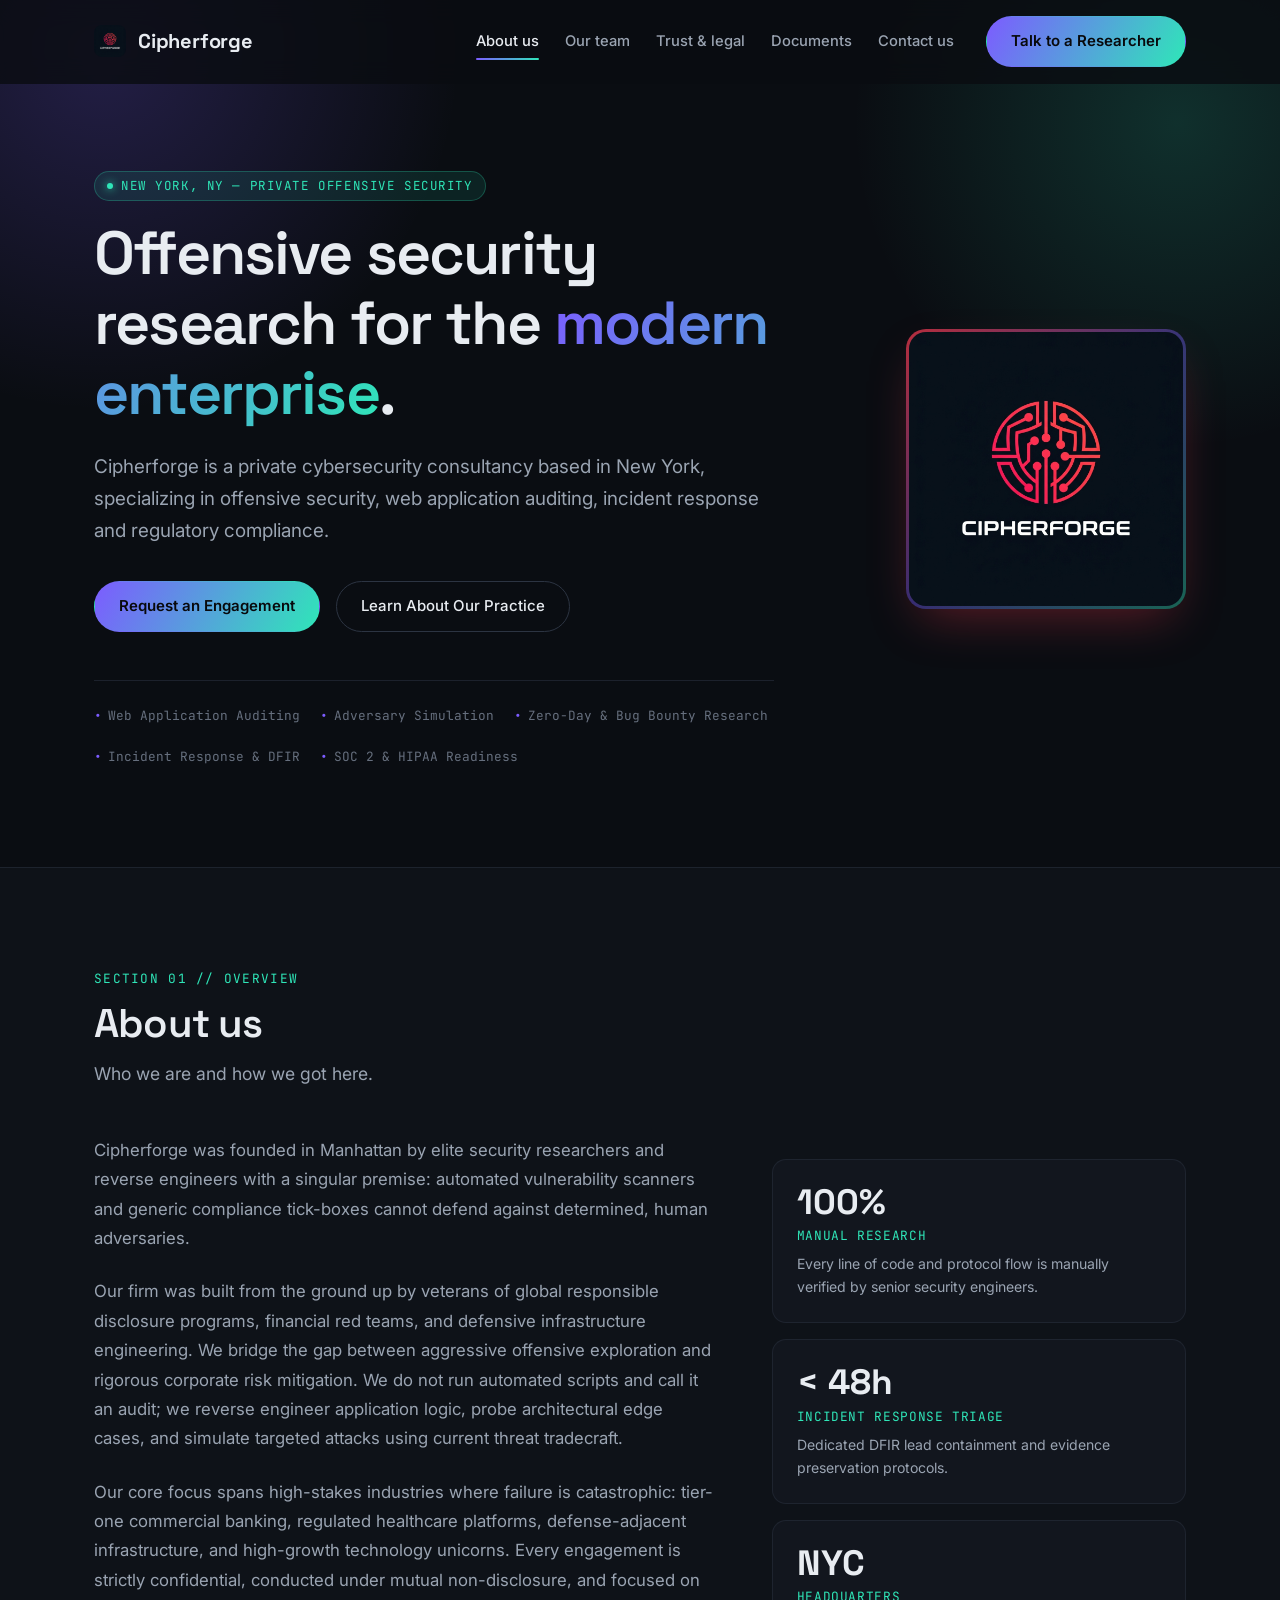
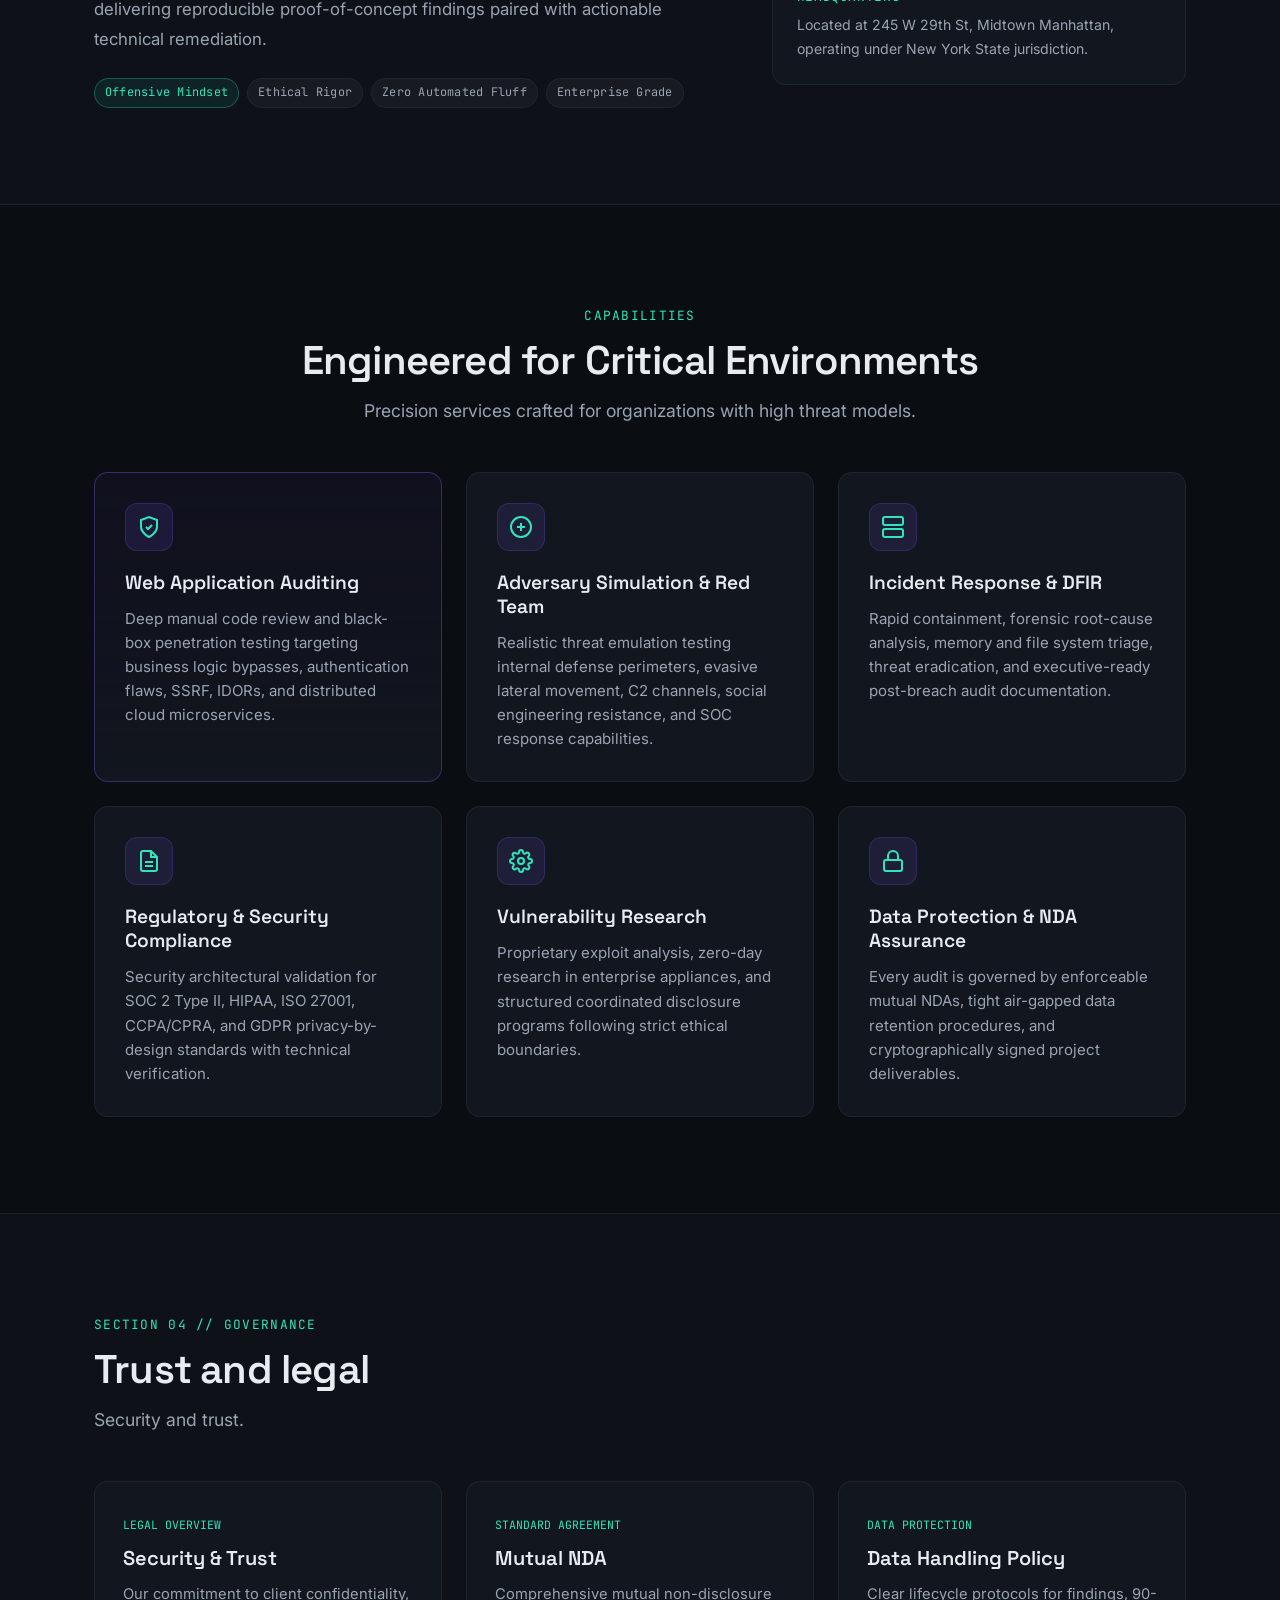
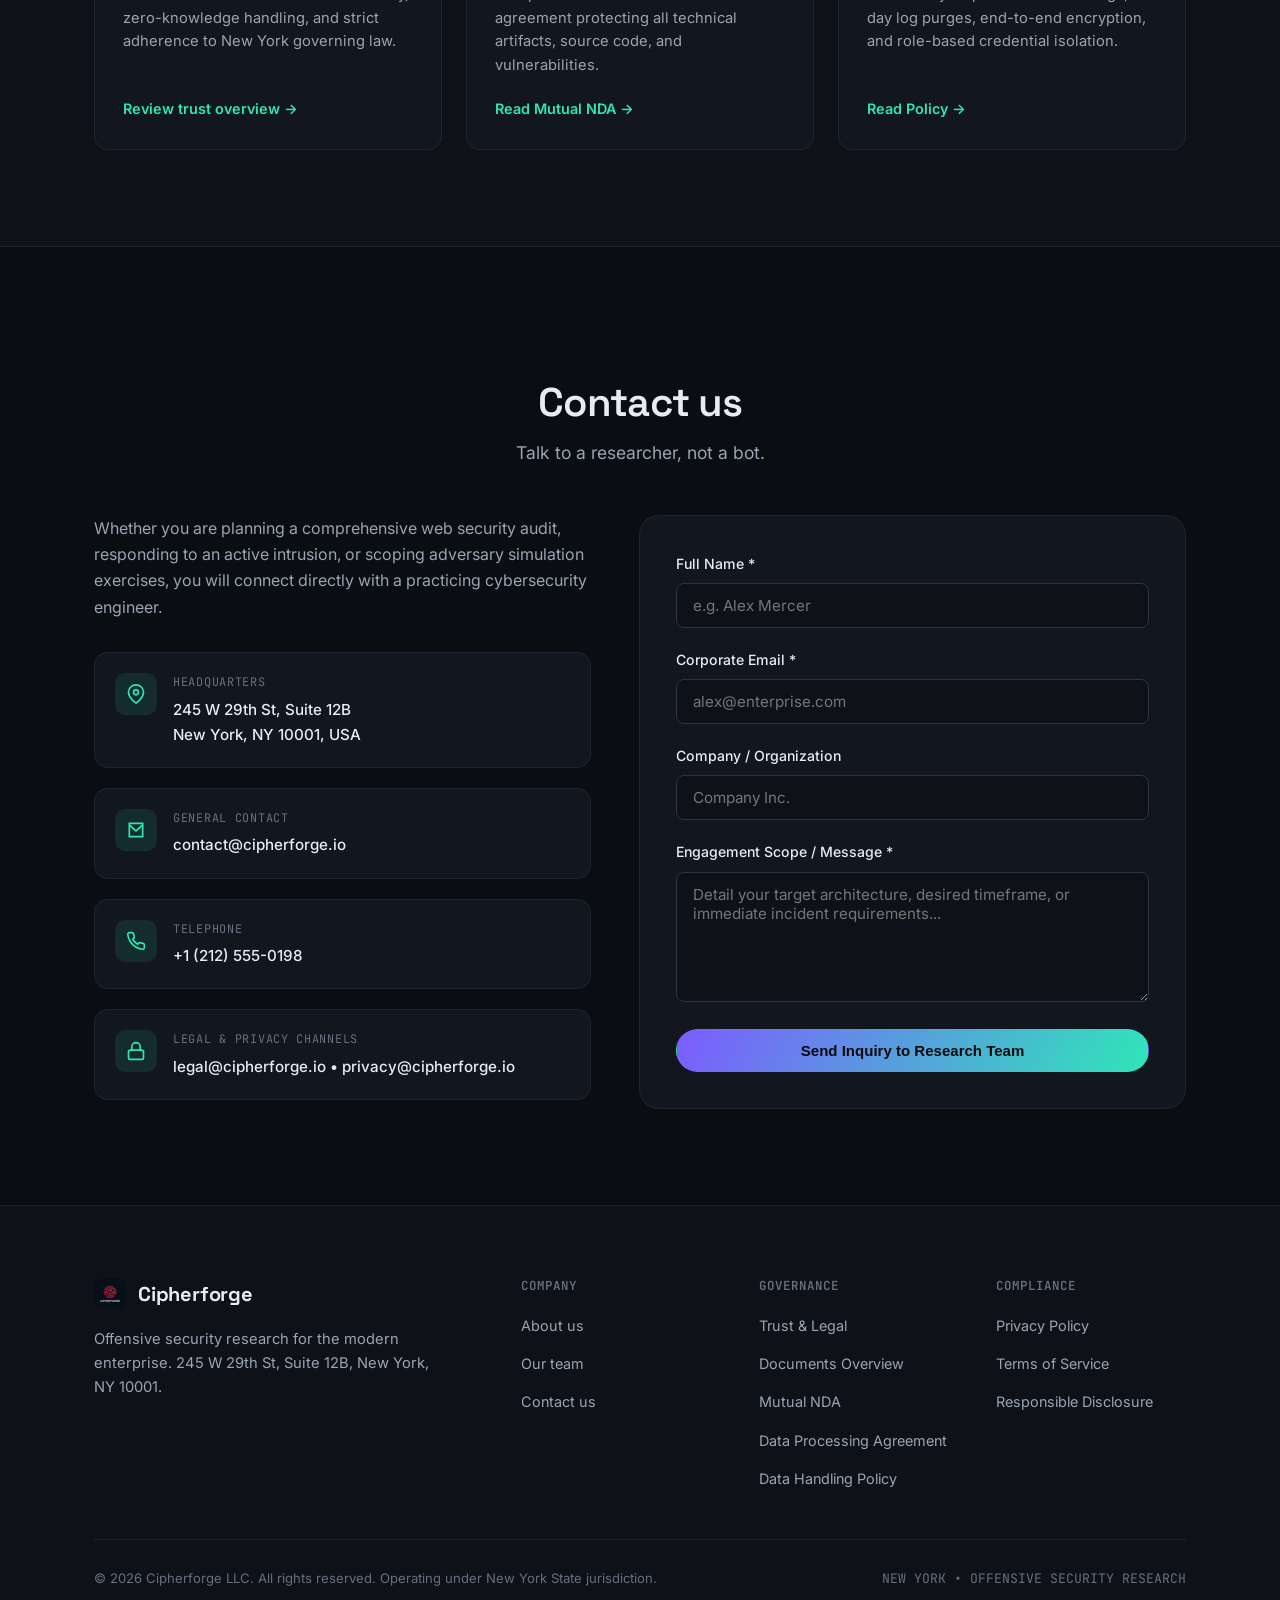
<file: index.html>
﻿<!DOCTYPE html>
<html lang="en">
<head>
  <meta charset="UTF-8" />
  <meta name="viewport" content="width=device-width, initial-scale=1.0" />
  <title>Cipherforge | Offensive Security Research for the Modern Enterprise</title>
  <meta name="description" content="Cipherforge is a private cybersecurity consultancy based in New York, specializing in offensive security, web application auditing, incident response and regulatory compliance." />
  <meta name="robots" content="index, follow" />
    <meta name="google-site-verification" content="l1P6OyY8rCg5ngLhgSHdtBAFe4lYYAHr5tzS-69JXgU" />
  <link rel="canonical" href="https://cipherforgge.github.io/cipherforge/" />
  <meta name="theme-color" content="#0a0d12" />

  <!-- Icons -->
  <link rel="icon" href="assets/favicon.svg" type="image/svg+xml" />
  <link rel="apple-touch-icon" href="assets/logo.png" />

  <!-- Open Graph -->
  <meta property="og:type" content="website" />
  <meta property="og:url" content="https://cipherforgge.github.io/cipherforge/" />
  <meta property="og:site_name" content="Cipherforge" />
  <meta property="og:title" content="Cipherforge | Offensive Security Research for the Modern Enterprise" />
  <meta property="og:description" content="Private cybersecurity consultancy based in New York specializing in offensive security, web application auditing, incident response and compliance." />
  <meta property="og:image" content="https://cipherforgge.github.io/cipherforge/assets/og.jpg" />
  <meta property="og:image:width" content="1200" />
  <meta property="og:image:height" content="630" />
  <meta property="og:image:alt" content="Cipherforge - Offensive security research for the modern enterprise" />

  <!-- Twitter Card -->
  <meta name="twitter:card" content="summary_large_image" />
  <meta name="twitter:title" content="Cipherforge | Offensive Security Research for the Modern Enterprise" />
  <meta name="twitter:description" content="Private cybersecurity consultancy based in New York specializing in offensive security, web application auditing, incident response and compliance." />
  <meta name="twitter:image" content="https://cipherforgge.github.io/cipherforge/assets/og.jpg" />

  <!-- Google Fonts -->
  <link rel="preconnect" href="https://fonts.googleapis.com">
  <link rel="preconnect" href="https://fonts.gstatic.com" crossorigin>
  <link href="https://fonts.googleapis.com/css2?family=Space+Grotesk:wght@400;500;600;700&family=Inter:wght@400;500;600&family=JetBrains+Mono:wght@400;500&display=swap" rel="stylesheet">
  <link rel="stylesheet" href="css/styles.css" />

  <!-- JSON-LD Organization -->
  <script type="application/ld+json">
  {
    "@context": "https://schema.org",
    "@type": "Organization",
    "name": "Cipherforge",
    "url": "https://cipherforgge.github.io/cipherforge/",
    "logo": "https://cipherforgge.github.io/cipherforge/assets/logo.png",
    "description": "Private cybersecurity consultancy based in New York specializing in offensive security, web application auditing, incident response and compliance.",
    "email": "contact@cipherforge.io",
    "telephone": "+1-212-555-0198",
    "address": {
      "@type": "PostalAddress",
      "streetAddress": "245 W 29th St, Suite 12B",
      "addressLocality": "New York",
      "addressRegion": "NY",
      "postalCode": "10001",
      "addressCountry": "US"
    },
    "sameAs": []
  }
  </script>
</head>
<body>

  <!-- Navigation -->
  <header class="nav" id="nav">
    <div class="nav-inner">
      <a href="index.html" class="brand-link">
        <span class="brand-logo-icon"><img src="assets/logo.png" alt="Cipherforge" width="32" height="32" style="border-radius: 8px; object-fit: cover; display: block;"></span>
        Cipherforge
      </a>

      <div class="nav-menu" id="nav-menu">
        <nav class="nav-links">
          <a href="#about" class="active">About us</a>
          <a href="team.html">Our team</a>
          <a href="trust.html">Trust & legal</a>
          <a href="documents.html">Documents</a>
          <a href="#contact">Contact us</a>
        </nav>
        <div class="nav-right">
          <a href="#contact" class="btn btn-primary nav-cta">Talk to a Researcher</a>
        </div>
      </div>

      <button class="nav-toggle" id="nav-toggle" aria-label="Toggle navigation menu" aria-expanded="false">
        <span></span><span></span><span></span>
      </button>
    </div>
  </header>

  <!-- Hero Section -->
  <section class="hero" id="top">
    <div class="hero-bg" aria-hidden="true"></div>
    <div class="container hero-inner">
      <div class="hero-content">
        <div class="eyebrow reveal">
          <span class="eyebrow-pill">New York, NY — Private Offensive Security</span>
        </div>
        <h1 class="hero-title reveal">
          Offensive security research for the <span class="text-gradient">modern enterprise</span>.
        </h1>
        <p class="hero-subtitle reveal">
          Cipherforge is a private cybersecurity consultancy based in New York, specializing in offensive security, web application auditing, incident response and regulatory compliance.
        </p>
        <div class="hero-actions reveal">
          <a href="#contact" class="btn btn-primary">Request an Engagement</a>
          <a href="#about" class="btn btn-ghost">Learn About Our Practice</a>
        </div>
        <div class="hero-stack reveal">
          <span>Web Application Auditing</span>
          <span>Adversary Simulation</span>
          <span>Zero-Day & Bug Bounty Research</span>
          <span>Incident Response & DFIR</span>
          <span>SOC 2 & HIPAA Readiness</span>
        </div>
            </div>
      <div class="hero-emblem-wrap reveal">
        <div class="hero-emblem-ring">
          <img src="assets/img/cipherforge-logo.jpg" alt="Cipherforge Corporate Logo" class="hero-emblem-img" />
        </div>
      </div>
    </div>
  </section>

  <!-- About Us Section -->
  <section class="section section-alt" id="about">
    <div class="container">
      <div class="section-header">
        <p class="section-tag reveal">Section 01 // Overview</p>
        <h2 class="section-title reveal">About us</h2>
        <p class="section-subtitle reveal">Who we are and how we got here.</p>
      </div>

      <div class="about-grid">
        <div class="about-body reveal">
          <p>
            Cipherforge was founded in Manhattan by elite security researchers and reverse engineers with a singular premise: automated vulnerability scanners and generic compliance tick-boxes cannot defend against determined, human adversaries.
          </p>
          <p>
            Our firm was built from the ground up by veterans of global responsible disclosure programs, financial red teams, and defensive infrastructure engineering. We bridge the gap between aggressive offensive exploration and rigorous corporate risk mitigation. We do not run automated scripts and call it an audit; we reverse engineer application logic, probe architectural edge cases, and simulate targeted attacks using current threat tradecraft.
          </p>
          <p>
            Our core focus spans high-stakes industries where failure is catastrophic: tier-one commercial banking, regulated healthcare platforms, defense-adjacent infrastructure, and high-growth technology unicorns. Every engagement is strictly confidential, conducted under mutual non-disclosure, and focused on delivering reproducible proof-of-concept findings paired with actionable technical remediation.
          </p>
          <div class="tag-list">
            <span class="tag tag-accent">Offensive Mindset</span>
            <span class="tag">Ethical Rigor</span>
            <span class="tag">Zero Automated Fluff</span>
            <span class="tag">Enterprise Grade</span>
          </div>
        </div>

        <div class="about-highlights reveal">
          <div class="stat-card">
            <div class="stat-number">100%</div>
            <div class="stat-label">Manual Research</div>
            <p class="stat-desc">Every line of code and protocol flow is manually verified by senior security engineers.</p>
          </div>
          <div class="stat-card">
            <div class="stat-number">&lt; 48h</div>
            <div class="stat-label">Incident Response Triage</div>
            <p class="stat-desc">Dedicated DFIR lead containment and evidence preservation protocols.</p>
          </div>
          <div class="stat-card">
            <div class="stat-number">NYC</div>
            <div class="stat-label">Headquarters</div>
            <p class="stat-desc">Located at 245 W 29th St, Midtown Manhattan, operating under New York State jurisdiction.</p>
          </div>
        </div>
      </div>
    </div>
  </section>

  <!-- Core Practice Areas -->
  <section class="section" id="services">
    <div class="container">
      <div class="section-header text-center">
        <p class="section-tag reveal">Capabilities</p>
        <h2 class="section-title reveal">Engineered for Critical Environments</h2>
        <p class="section-subtitle reveal">Precision services crafted for organizations with high threat models.</p>
      </div>

      <div class="cards-grid">
        <article class="feature-card feature-card-accent reveal">
          <div class="feature-icon">
            <svg width="24" height="24" viewBox="0 0 24 24" fill="none" stroke="currentColor" stroke-width="2"><path d="M12 22s8-4 8-10V5l-8-3-8 3v7c0 6 8 10 8 10z"/><path d="M9 12l2 2 4-4"/></svg>
          </div>
          <h3>Web Application Auditing</h3>
          <p>Deep manual code review and black-box penetration testing targeting business logic bypasses, authentication flaws, SSRF, IDORs, and distributed cloud microservices.</p>
        </article>

        <article class="feature-card reveal">
          <div class="feature-icon">
            <svg width="24" height="24" viewBox="0 0 24 24" fill="none" stroke="currentColor" stroke-width="2"><circle cx="12" cy="12" r="10"/><path d="M12 8v8"/><path d="M8 12h8"/></svg>
          </div>
          <h3>Adversary Simulation & Red Team</h3>
          <p>Realistic threat emulation testing internal defense perimeters, evasive lateral movement, C2 channels, social engineering resistance, and SOC response capabilities.</p>
        </article>

        <article class="feature-card reveal">
          <div class="feature-icon">
            <svg width="24" height="24" viewBox="0 0 24 24" fill="none" stroke="currentColor" stroke-width="2"><rect x="2" y="2" width="20" height="8" rx="2"/><rect x="2" y="14" width="20" height="8" rx="2"/><line x1="6" y1="6" x2="6.01" y2="6"/><line x1="6" y1="18" x2="6.01" y2="18"/></svg>
          </div>
          <h3>Incident Response & DFIR</h3>
          <p>Rapid containment, forensic root-cause analysis, memory and file system triage, threat eradication, and executive-ready post-breach audit documentation.</p>
        </article>

        <article class="feature-card reveal">
          <div class="feature-icon">
            <svg width="24" height="24" viewBox="0 0 24 24" fill="none" stroke="currentColor" stroke-width="2"><path d="M14 2H6a2 2 0 0 0-2 2v16a2 2 0 0 0 2 2h12a2 2 0 0 0 2-2V8z"/><polyline points="14 2 14 8 20 8"/><line x1="16" y1="13" x2="8" y2="13"/><line x1="16" y1="17" x2="8" y2="17"/></svg>
          </div>
          <h3>Regulatory & Security Compliance</h3>
          <p>Security architectural validation for SOC 2 Type II, HIPAA, ISO 27001, CCPA/CPRA, and GDPR privacy-by-design standards with technical verification.</p>
        </article>

        <article class="feature-card reveal">
          <div class="feature-icon">
            <svg width="24" height="24" viewBox="0 0 24 24" fill="none" stroke="currentColor" stroke-width="2"><circle cx="12" cy="12" r="3"/><path d="M19.4 15a1.65 1.65 0 0 0 .33 1.82l.06.06a2 2 0 0 1 0 2.83 2 2 0 0 1-2.83 0l-.06-.06a1.65 1.65 0 0 0-1.82-.33 1.65 1.65 0 0 0-1 1.51V21a2 2 0 0 1-2 2 2 2 0 0 1-2-2v-.09A1.65 1.65 0 0 0 9 19.4a1.65 1.65 0 0 0-1.82.33l-.06.06a2 2 0 0 1-2.83 0 2 2 0 0 1 0-2.83l.06-.06a1.65 1.65 0 0 0 .33-1.82 1.65 1.65 0 0 0-1.51-1H3a2 2 0 0 1-2-2 2 2 0 0 1 2-2h.09A1.65 1.65 0 0 0 4.6 9a1.65 1.65 0 0 0-.33-1.82l-.06-.06a2 2 0 0 1 0-2.83 2 2 0 0 1 2.83 0l.06.06a1.65 1.65 0 0 0 1.82.33H9a1.65 1.65 0 0 0 1-1.51V3a2 2 0 0 1 2-2 2 2 0 0 1 2 2v.09a1.65 1.65 0 0 0 1 1.51 1.65 1.65 0 0 0 1.82-.33l.06-.06a2 2 0 0 1 2.83 0 2 2 0 0 1 0 2.83l-.06.06a1.65 1.65 0 0 0-.33 1.82V9a1.65 1.65 0 0 0 1.51 1H21a2 2 0 0 1 2 2 2 2 0 0 1-2 2h-.09a1.65 1.65 0 0 0-1.51 1z"/></svg>
          </div>
          <h3>Vulnerability Research</h3>
          <p>Proprietary exploit analysis, zero-day research in enterprise appliances, and structured coordinated disclosure programs following strict ethical boundaries.</p>
        </article>

        <article class="feature-card reveal">
          <div class="feature-icon">
            <svg width="24" height="24" viewBox="0 0 24 24" fill="none" stroke="currentColor" stroke-width="2"><rect x="3" y="11" width="18" height="11" rx="2" ry="2"/><path d="M7 11V7a5 5 0 0 1 10 0v4"/></svg>
          </div>
          <h3>Data Protection & NDA Assurance</h3>
          <p>Every audit is governed by enforceable mutual NDAs, tight air-gapped data retention procedures, and cryptographically signed project deliverables.</p>
        </article>
      </div>
    </div>
  </section>

  <!-- Trust & Legal Teaser Section -->
  <section class="section section-alt">
    <div class="container">
      <div class="section-header">
        <p class="section-tag reveal">Section 04 // Governance</p>
        <h2 class="section-title reveal">Trust and legal</h2>
        <p class="section-subtitle reveal">Security and trust.</p>
      </div>

      <div class="cards-grid">
        <div class="doc-card reveal">
          <div>
            <span class="doc-card-badge">Legal Overview</span>
            <h3>Security & Trust</h3>
            <p>Our commitment to client confidentiality, zero-knowledge handling, and strict adherence to New York governing law.</p>
          </div>
          <a href="trust.html" class="doc-card-link">Review trust overview &rarr;</a>
        </div>

        <div class="doc-card reveal">
          <div>
            <span class="doc-card-badge">Standard Agreement</span>
            <h3>Mutual NDA</h3>
            <p>Comprehensive mutual non-disclosure agreement protecting all technical artifacts, source code, and vulnerabilities.</p>
          </div>
          <a href="nda.html" class="doc-card-link">Read Mutual NDA &rarr;</a>
        </div>

        <div class="doc-card reveal">
          <div>
            <span class="doc-card-badge">Data Protection</span>
            <h3>Data Handling Policy</h3>
            <p>Clear lifecycle protocols for findings, 90-day log purges, end-to-end encryption, and role-based credential isolation.</p>
          </div>
          <a href="data-handling.html" class="doc-card-link">Read Policy &rarr;</a>
        </div>
      </div>
    </div>
  </section>

  <!-- Contact Us Section -->
  <section class="section" id="contact">
    <div class="container">
      <div class="section-header text-center">
        <p class="section-tag reveal">Section 03 // Inquiry</p>
        <h2 class="section-title reveal">Contact us</h2>
        <p class="section-subtitle reveal">Talk to a researcher, not a bot.</p>
      </div>

      <div class="contact-layout">
        <div class="contact-info reveal">
          <p>
            Whether you are planning a comprehensive web security audit, responding to an active intrusion, or scoping adversary simulation exercises, you will connect directly with a practicing cybersecurity engineer.
          </p>

          <div class="contact-info-list">
            <div class="contact-item">
              <div class="contact-item-icon">
                <svg viewBox="0 0 24 24" fill="none" stroke="currentColor" stroke-width="2"><path d="M21 10c0 7-9 13-9 13s-9-6-9-13a9 9 0 0 1 18 0z"/><circle cx="12" cy="10" r="3"/></svg>
              </div>
              <div class="contact-item-content">
                <span class="contact-item-label">Headquarters</span>
                <span class="contact-item-value">245 W 29th St, Suite 12B<br>New York, NY 10001, USA</span>
              </div>
            </div>

            <div class="contact-item">
              <div class="contact-item-icon">
                <svg viewBox="0 0 24 24" fill="none" stroke="currentColor" stroke-width="2"><path d="M4 4h16v16H4z"/><path d="M4 6l8 7 8-7"/></svg>
              </div>
              <div class="contact-item-content">
                <span class="contact-item-label">General Contact</span>
                <a href="mailto:contact@cipherforge.io" class="contact-item-value">contact@cipherforge.io</a>
              </div>
            </div>

            <div class="contact-item">
              <div class="contact-item-icon">
                <svg viewBox="0 0 24 24" fill="none" stroke="currentColor" stroke-width="2"><path d="M22 16.92v3a2 2 0 0 1-2.18 2 19.79 19.79 0 0 1-8.63-3.07 19.5 19.5 0 0 1-6-6 19.79 19.79 0 0 1-3.07-8.67A2 2 0 0 1 4.11 2h3a2 2 0 0 1 2 1.72 12.84 12.84 0 0 0 .7 2.81 2 2 0 0 1-.45 2.11L8.09 9.91a16 16 0 0 0 6 6l1.27-1.27a2 2 0 0 1 2.11-.45 12.84 12.84 0 0 0 2.81.7A2 2 0 0 1 22 16.92z"/></svg>
              </div>
              <div class="contact-item-content">
                <span class="contact-item-label">Telephone</span>
                <span class="contact-item-value">+1 (212) 555-0198</span>
              </div>
            </div>

            <div class="contact-item">
              <div class="contact-item-icon">
                <svg viewBox="0 0 24 24" fill="none" stroke="currentColor" stroke-width="2"><rect x="3" y="11" width="18" height="11" rx="2" ry="2"/><path d="M7 11V7a5 5 0 0 1 10 0v4"/></svg>
              </div>
              <div class="contact-item-content">
                <span class="contact-item-label">Legal & Privacy Channels</span>
                <span class="contact-item-value">legal@cipherforge.io &bull; privacy@cipherforge.io</span>
              </div>
            </div>
          </div>
        </div>

        <div class="contact-form-wrap reveal">
          <form id="contact-form" novalidate>
            <div class="form-group">
              <label for="cf-name" class="form-label">Full Name *</label>
              <input type="text" id="cf-name" class="form-control" placeholder="e.g. Alex Mercer" required />
            </div>

            <div class="form-group">
              <label for="cf-email" class="form-label">Corporate Email *</label>
              <input type="email" id="cf-email" class="form-control" placeholder="alex@enterprise.com" required />
            </div>

            <div class="form-group">
              <label for="cf-company" class="form-label">Company / Organization</label>
              <input type="text" id="cf-company" class="form-control" placeholder="Company Inc." />
            </div>

            <div class="form-group">
              <label for="cf-message" class="form-label">Engagement Scope / Message *</label>
              <textarea id="cf-message" class="form-control" rows="4" placeholder="Detail your target architecture, desired timeframe, or immediate incident requirements..." required></textarea>
            </div>

            <button type="submit" class="btn btn-primary" style="width: 100%;">
              Send Inquiry to Research Team
            </button>

            <div id="form-status" class="form-status" role="alert"></div>
          </form>
        </div>
      </div>
    </div>
  </section>

  <!-- Footer -->
  <footer class="footer">
    <div class="container">
      <div class="footer-top">
        <div class="footer-brand">
          <a href="index.html" class="brand-link">
            <span class="brand-logo-icon"><img src="assets/logo.png" alt="Cipherforge" width="32" height="32" style="border-radius: 8px; object-fit: cover; display: block;"></span>
            Cipherforge
          </a>
          <p class="footer-desc">
            Offensive security research for the modern enterprise. 245 W 29th St, Suite 12B, New York, NY 10001.
          </p>
        </div>

        <div class="footer-col">
          <h4>Company</h4>
          <ul>
            <li><a href="#about">About us</a></li>
            <li><a href="team.html">Our team</a></li>
            <li><a href="#contact">Contact us</a></li>
          </ul>
        </div>

        <div class="footer-col">
          <h4>Governance</h4>
          <ul>
            <li><a href="trust.html">Trust & Legal</a></li>
            <li><a href="documents.html">Documents Overview</a></li>
            <li><a href="nda.html">Mutual NDA</a></li>
            <li><a href="dpa.html">Data Processing Agreement</a></li>
            <li><a href="data-handling.html">Data Handling Policy</a></li>
          </ul>
        </div>

        <div class="footer-col">
          <h4>Compliance</h4>
          <ul>
            <li><a href="privacy.html">Privacy Policy</a></li>
            <li><a href="terms.html">Terms of Service</a></li>
            <li><a href="mailto:security@cipherforge.io">Responsible Disclosure</a></li>
          </ul>
        </div>
      </div>

      <div class="footer-bottom">
        <div>&copy; <span id="year">2026</span> Cipherforge LLC. All rights reserved. Operating under New York State jurisdiction.</div>
        <div class="mono">NEW YORK &bull; OFFENSIVE SECURITY RESEARCH</div>
      </div>
    </div>
  </footer>

  <script src="js/main.js"></script>
</body>
</html>
</file>
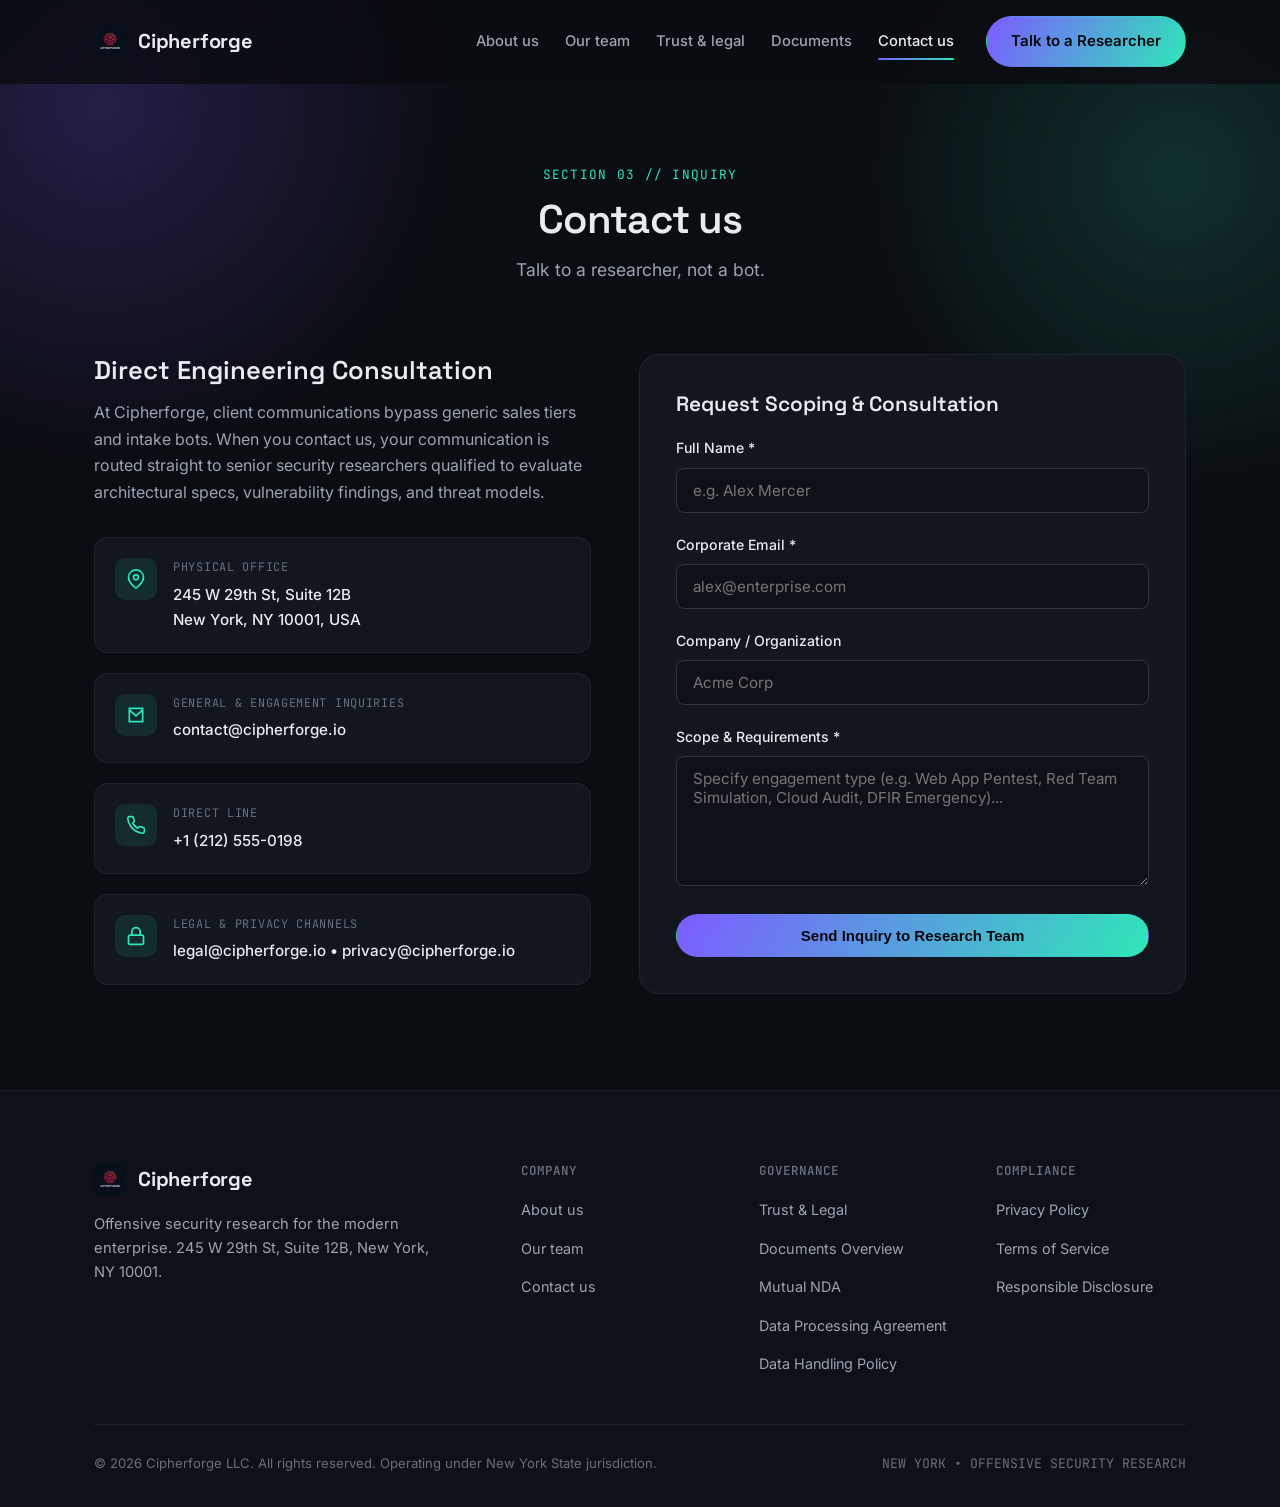
<file: contact.html>
﻿<!DOCTYPE html>
<html lang="en">
<head>
  <meta charset="UTF-8" />
  <meta name="viewport" content="width=device-width, initial-scale=1.0" />
  <title>Contact Us | Direct Access to Cipherforge Security Researchers</title>
  <meta name="description" content="Initiate a confidential security assessment, penetration test, or emergency incident response directly with Cipherforge researchers in New York." />
  <meta name="robots" content="index, follow" />
  <link rel="canonical" href="https://cipherforgge.github.io/cipherforge/contact.html" />
  <meta name="theme-color" content="#0a0d12" />

  <!-- Icons -->
  <link rel="icon" href="assets/favicon.svg" type="image/svg+xml" />
  <link rel="apple-touch-icon" href="assets/logo.png" />

  <!-- Open Graph -->
  <meta property="og:type" content="website" />
  <meta property="og:url" content="https://cipherforgge.github.io/cipherforge/contact.html" />
  <meta property="og:site_name" content="Cipherforge" />
  <meta property="og:title" content="Contact Us | Direct Access to Cipherforge Security Researchers" />
  <meta property="og:description" content="Talk to a researcher, not a bot. Reach Cipherforge's offensive security team in New York for penetration testing, red teaming, and incident triage." />
  <meta property="og:image" content="https://cipherforgge.github.io/cipherforge/assets/og.jpg" />
  <meta property="og:image:width" content="1200" />
  <meta property="og:image:height" content="630" />
  <meta property="og:image:alt" content="Cipherforge Contact" />

  <!-- Twitter Card -->
  <meta name="twitter:card" content="summary_large_image" />
  <meta name="twitter:title" content="Contact Us | Direct Access to Cipherforge Security Researchers" />
  <meta name="twitter:description" content="Talk to a researcher, not a bot. Reach Cipherforge's offensive security team in New York for penetration testing, red teaming, and incident triage." />
  <meta name="twitter:image" content="https://cipherforgge.github.io/cipherforge/assets/og.jpg" />

  <!-- Google Fonts -->
  <link rel="preconnect" href="https://fonts.googleapis.com">
  <link rel="preconnect" href="https://fonts.gstatic.com" crossorigin>
  <link href="https://fonts.googleapis.com/css2?family=Space+Grotesk:wght@400;500;600;700&family=Inter:wght@400;500;600&family=JetBrains+Mono:wght@400;500&display=swap" rel="stylesheet">
  <link rel="stylesheet" href="css/styles.css" />
</head>
<body>

  <!-- Navigation -->
  <header class="nav" id="nav">
    <div class="nav-inner">
      <a href="index.html" class="brand-link">
        <span class="brand-logo-icon"><img src="assets/logo.png" alt="Cipherforge" width="32" height="32" style="border-radius: 8px; object-fit: cover; display: block;"></span>
        Cipherforge
      </a>

      <div class="nav-menu" id="nav-menu">
        <nav class="nav-links">
          <a href="index.html#about">About us</a>
          <a href="team.html">Our team</a>
          <a href="trust.html">Trust & legal</a>
          <a href="documents.html">Documents</a>
          <a href="contact.html" class="active">Contact us</a>
        </nav>
        <div class="nav-right">
          <a href="#contact-form-section" class="btn btn-primary nav-cta">Talk to a Researcher</a>
        </div>
      </div>

      <button class="nav-toggle" id="nav-toggle" aria-label="Toggle navigation menu" aria-expanded="false">
        <span></span><span></span><span></span>
      </button>
    </div>
  </header>

  <!-- Page Header -->
  <section class="team-hero">
    <div class="hero-bg" aria-hidden="true"></div>
    <div class="container" style="position: relative; z-index: 1;">
      <p class="section-tag reveal">Section 03 // Inquiry</p>
      <h1 class="section-title reveal">Contact us</h1>
      <p class="section-subtitle reveal" style="max-width: 640px; margin: 0 auto;">Talk to a researcher, not a bot.</p>
    </div>
  </section>

  <!-- Contact Body -->
  <section class="section" id="contact-form-section" style="padding-top: 0;">
    <div class="container">
      <div class="contact-layout">
        <div class="contact-info reveal">
          <h2 style="font-size: 1.6rem; margin-bottom: 14px;">Direct Engineering Consultation</h2>
          <p>
            At Cipherforge, client communications bypass generic sales tiers and intake bots. When you contact us, your communication is routed straight to senior security researchers qualified to evaluate architectural specs, vulnerability findings, and threat models.
          </p>

          <div class="contact-info-list">
            <div class="contact-item">
              <div class="contact-item-icon">
                <svg viewBox="0 0 24 24" fill="none" stroke="currentColor" stroke-width="2"><path d="M21 10c0 7-9 13-9 13s-9-6-9-13a9 9 0 0 1 18 0z"/><circle cx="12" cy="10" r="3"/></svg>
              </div>
              <div class="contact-item-content">
                <span class="contact-item-label">Physical Office</span>
                <span class="contact-item-value">245 W 29th St, Suite 12B<br>New York, NY 10001, USA</span>
              </div>
            </div>

            <div class="contact-item">
              <div class="contact-item-icon">
                <svg viewBox="0 0 24 24" fill="none" stroke="currentColor" stroke-width="2"><path d="M4 4h16v16H4z"/><path d="M4 6l8 7 8-7"/></svg>
              </div>
              <div class="contact-item-content">
                <span class="contact-item-label">General & Engagement Inquiries</span>
                <a href="mailto:contact@cipherforge.io" class="contact-item-value">contact@cipherforge.io</a>
              </div>
            </div>

            <div class="contact-item">
              <div class="contact-item-icon">
                <svg viewBox="0 0 24 24" fill="none" stroke="currentColor" stroke-width="2"><path d="M22 16.92v3a2 2 0 0 1-2.18 2 19.79 19.79 0 0 1-8.63-3.07 19.5 19.5 0 0 1-6-6 19.79 19.79 0 0 1-3.07-8.67A2 2 0 0 1 4.11 2h3a2 2 0 0 1 2 1.72 12.84 12.84 0 0 0 .7 2.81 2 2 0 0 1-.45 2.11L8.09 9.91a16 16 0 0 0 6 6l1.27-1.27a2 2 0 0 1 2.11-.45 12.84 12.84 0 0 0 2.81.7A2 2 0 0 1 22 16.92z"/></svg>
              </div>
              <div class="contact-item-content">
                <span class="contact-item-label">Direct Line</span>
                <span class="contact-item-value">+1 (212) 555-0198</span>
              </div>
            </div>

            <div class="contact-item">
              <div class="contact-item-icon">
                <svg viewBox="0 0 24 24" fill="none" stroke="currentColor" stroke-width="2"><rect x="3" y="11" width="18" height="11" rx="2" ry="2"/><path d="M7 11V7a5 5 0 0 1 10 0v4"/></svg>
              </div>
              <div class="contact-item-content">
                <span class="contact-item-label">Legal & Privacy Channels</span>
                <span class="contact-item-value">legal@cipherforge.io &bull; privacy@cipherforge.io</span>
              </div>
            </div>
          </div>
        </div>

        <div class="contact-form-wrap reveal">
          <h3 style="font-size: 1.3rem; margin-bottom: 20px;">Request Scoping & Consultation</h3>
          <form id="contact-form" novalidate>
            <div class="form-group">
              <label for="cf-name" class="form-label">Full Name *</label>
              <input type="text" id="cf-name" class="form-control" placeholder="e.g. Alex Mercer" required />
            </div>

            <div class="form-group">
              <label for="cf-email" class="form-label">Corporate Email *</label>
              <input type="email" id="cf-email" class="form-control" placeholder="alex@enterprise.com" required />
            </div>

            <div class="form-group">
              <label for="cf-company" class="form-label">Company / Organization</label>
              <input type="text" id="cf-company" class="form-control" placeholder="Acme Corp" />
            </div>

            <div class="form-group">
              <label for="cf-message" class="form-label">Scope & Requirements *</label>
              <textarea id="cf-message" class="form-control" rows="5" placeholder="Specify engagement type (e.g. Web App Pentest, Red Team Simulation, Cloud Audit, DFIR Emergency)..." required></textarea>
            </div>

            <button type="submit" class="btn btn-primary" style="width: 100%;">
              Send Inquiry to Research Team
            </button>

            <div id="form-status" class="form-status" role="alert"></div>
          </form>
        </div>
      </div>
    </div>
  </section>

  <!-- Footer -->
  <footer class="footer">
    <div class="container">
      <div class="footer-top">
        <div class="footer-brand">
          <a href="index.html" class="brand-link">
            <span class="brand-logo-icon"><img src="assets/logo.png" alt="Cipherforge" width="32" height="32" style="border-radius: 8px; object-fit: cover; display: block;"></span>
            Cipherforge
          </a>
          <p class="footer-desc">
            Offensive security research for the modern enterprise. 245 W 29th St, Suite 12B, New York, NY 10001.
          </p>
        </div>

        <div class="footer-col">
          <h4>Company</h4>
          <ul>
            <li><a href="index.html#about">About us</a></li>
            <li><a href="team.html">Our team</a></li>
            <li><a href="contact.html">Contact us</a></li>
          </ul>
        </div>

        <div class="footer-col">
          <h4>Governance</h4>
          <ul>
            <li><a href="trust.html">Trust & Legal</a></li>
            <li><a href="documents.html">Documents Overview</a></li>
            <li><a href="nda.html">Mutual NDA</a></li>
            <li><a href="dpa.html">Data Processing Agreement</a></li>
            <li><a href="data-handling.html">Data Handling Policy</a></li>
          </ul>
        </div>

        <div class="footer-col">
          <h4>Compliance</h4>
          <ul>
            <li><a href="privacy.html">Privacy Policy</a></li>
            <li><a href="terms.html">Terms of Service</a></li>
            <li><a href="mailto:security@cipherforge.io">Responsible Disclosure</a></li>
          </ul>
        </div>
      </div>

      <div class="footer-bottom">
        <div>&copy; <span id="year">2026</span> Cipherforge LLC. All rights reserved. Operating under New York State jurisdiction.</div>
        <div class="mono">NEW YORK &bull; OFFENSIVE SECURITY RESEARCH</div>
      </div>
    </div>
  </footer>

  <script src="js/main.js"></script>
</body>
</html>
</file>
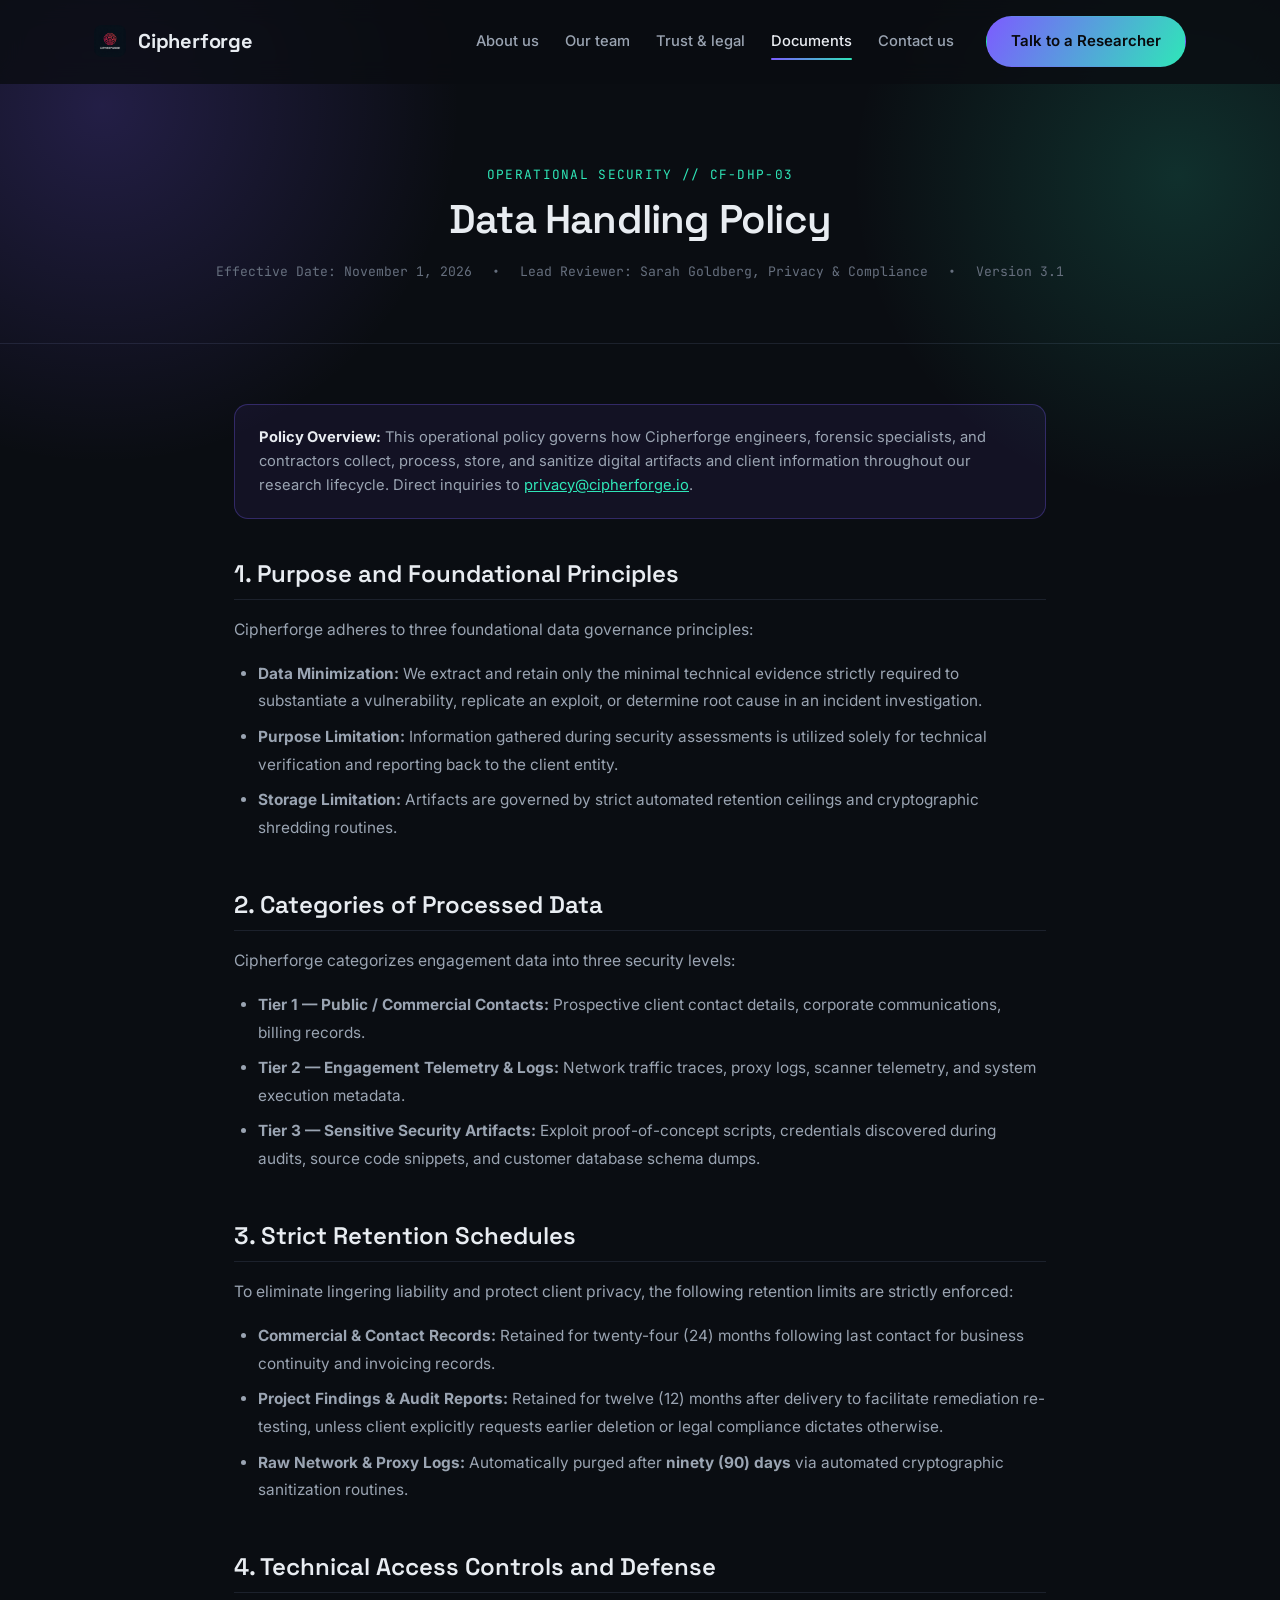
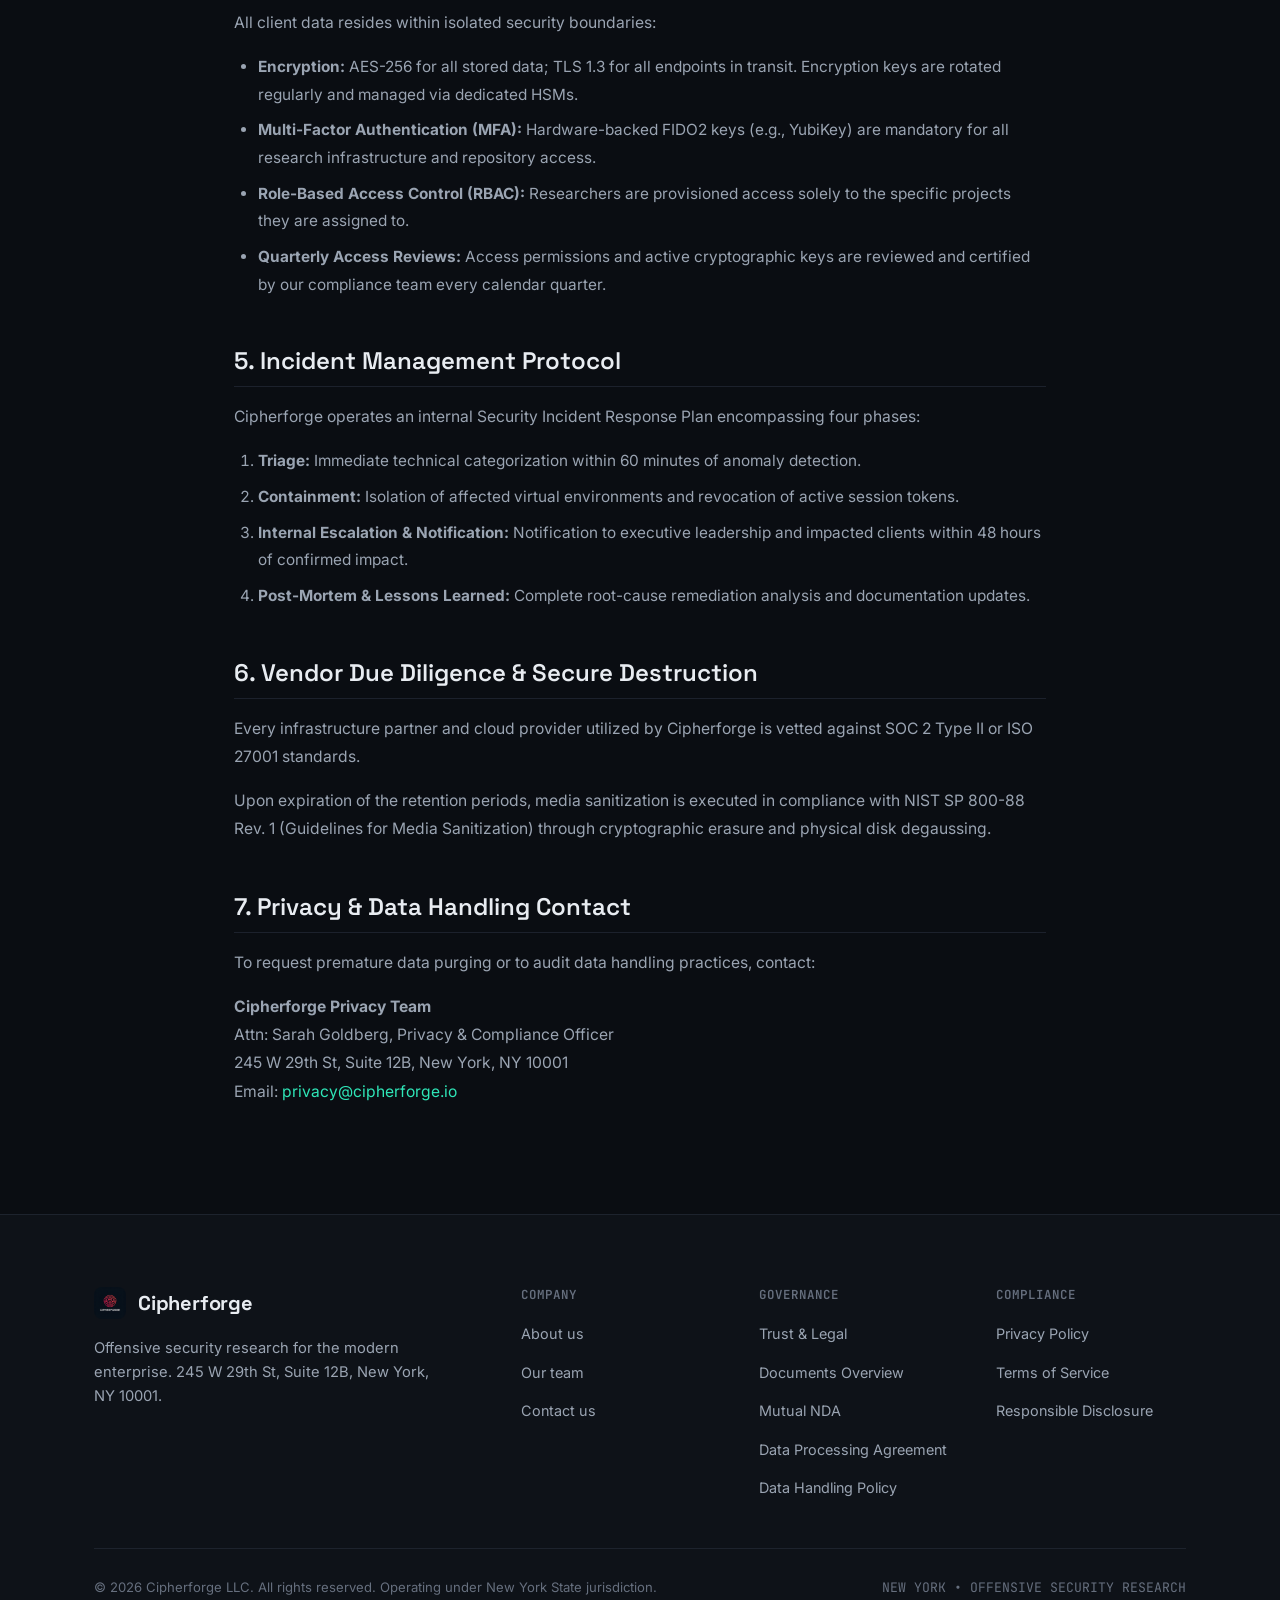
<file: data-handling.html>
﻿<!DOCTYPE html>
<html lang="en">
<head>
  <meta charset="UTF-8" />
  <meta name="viewport" content="width=device-width, initial-scale=1.0" />
  <title>Data Handling Policy | Cipherforge Security Standards</title>
  <meta name="description" content="Cipherforge internal and client Data Handling Policy: encryption, strict retention schedules (90-day logs, 12-month project files), and secure cryptographic sanitization." />
  <meta name="robots" content="index, follow" />
  <link rel="canonical" href="https://cipherforgge.github.io/cipherforge/data-handling.html" />
  <meta name="theme-color" content="#0a0d12" />

  <!-- Icons -->
  <link rel="icon" href="assets/favicon.svg" type="image/svg+xml" />
  <link rel="apple-touch-icon" href="assets/logo.png" />

  <!-- Open Graph -->
  <meta property="og:type" content="article" />
  <meta property="og:url" content="https://cipherforgge.github.io/cipherforge/data-handling.html" />
  <meta property="og:site_name" content="Cipherforge" />
  <meta property="og:title" content="Data Handling Policy | Cipherforge Security Standards" />
  <meta property="og:description" content="Cipherforge Data Handling Policy outlining minimization principles, quarterly access reviews, and secure sanitization." />
  <meta property="og:image" content="https://cipherforgge.github.io/cipherforge/assets/og.jpg" />
  <meta property="og:image:width" content="1200" />
  <meta property="og:image:height" content="630" />
  <meta property="og:image:alt" content="Cipherforge Data Handling Policy" />

  <!-- Twitter Card -->
  <meta name="twitter:card" content="summary_large_image" />
  <meta name="twitter:title" content="Data Handling Policy | Cipherforge Security Standards" />
  <meta name="twitter:description" content="Cipherforge Data Handling Policy outlining minimization principles, quarterly access reviews, and secure sanitization." />
  <meta name="twitter:image" content="https://cipherforgge.github.io/cipherforge/assets/og.jpg" />

  <!-- Google Fonts -->
  <link rel="preconnect" href="https://fonts.googleapis.com">
  <link rel="preconnect" href="https://fonts.gstatic.com" crossorigin>
  <link href="https://fonts.googleapis.com/css2?family=Space+Grotesk:wght@400;500;600;700&family=Inter:wght@400;500;600&family=JetBrains+Mono:wght@400;500&display=swap" rel="stylesheet">
  <link rel="stylesheet" href="css/styles.css" />
</head>
<body>

  <!-- Navigation -->
  <header class="nav" id="nav">
    <div class="nav-inner">
      <a href="index.html" class="brand-link">
        <span class="brand-logo-icon"><img src="assets/logo.png" alt="Cipherforge" width="32" height="32" style="border-radius: 8px; object-fit: cover; display: block;"></span>
        Cipherforge
      </a>

      <div class="nav-menu" id="nav-menu">
        <nav class="nav-links">
          <a href="index.html#about">About us</a>
          <a href="team.html">Our team</a>
          <a href="trust.html">Trust & legal</a>
          <a href="documents.html" class="active">Documents</a>
          <a href="contact.html">Contact us</a>
        </nav>
        <div class="nav-right">
          <a href="contact.html" class="btn btn-primary nav-cta">Talk to a Researcher</a>
        </div>
      </div>

      <button class="nav-toggle" id="nav-toggle" aria-label="Toggle navigation menu" aria-expanded="false">
        <span></span><span></span><span></span>
      </button>
    </div>
  </header>

  <!-- Page Header -->
  <section class="legal-page-header">
    <div class="hero-bg" aria-hidden="true"></div>
    <div class="container" style="position: relative; z-index: 1;">
      <p class="section-tag reveal">Operational Security // CF-DHP-03</p>
      <h1 class="section-title reveal">Data Handling Policy</h1>
      <div class="legal-meta reveal">
        <span>Effective Date: November 1, 2026</span>
        <span>&bull;</span>
        <span>Lead Reviewer: Sarah Goldberg, Privacy & Compliance</span>
        <span>&bull;</span>
        <span>Version 3.1</span>
      </div>
    </div>
  </section>

  <!-- Main Legal Content -->
  <main class="legal-content">
    <div class="legal-notice-box reveal">
      <strong>Policy Overview:</strong> This operational policy governs how Cipherforge engineers, forensic specialists, and contractors collect, process, store, and sanitize digital artifacts and client information throughout our research lifecycle. Direct inquiries to <a href="mailto:privacy@cipherforge.io" style="color: var(--accent-2); text-decoration: underline;">privacy@cipherforge.io</a>.
    </div>

    <section class="legal-section reveal">
      <h2>1. Purpose and Foundational Principles</h2>
      <p>
        Cipherforge adheres to three foundational data governance principles:
      </p>
      <ul>
        <li><strong>Data Minimization:</strong> We extract and retain only the minimal technical evidence strictly required to substantiate a vulnerability, replicate an exploit, or determine root cause in an incident investigation.</li>
        <li><strong>Purpose Limitation:</strong> Information gathered during security assessments is utilized solely for technical verification and reporting back to the client entity.</li>
        <li><strong>Storage Limitation:</strong> Artifacts are governed by strict automated retention ceilings and cryptographic shredding routines.</li>
      </ul>
    </section>

    <section class="legal-section reveal">
      <h2>2. Categories of Processed Data</h2>
      <p>Cipherforge categorizes engagement data into three security levels:</p>
      <ul>
        <li><strong>Tier 1 — Public / Commercial Contacts:</strong> Prospective client contact details, corporate communications, billing records.</li>
        <li><strong>Tier 2 — Engagement Telemetry & Logs:</strong> Network traffic traces, proxy logs, scanner telemetry, and system execution metadata.</li>
        <li><strong>Tier 3 — Sensitive Security Artifacts:</strong> Exploit proof-of-concept scripts, credentials discovered during audits, source code snippets, and customer database schema dumps.</li>
      </ul>
    </section>

    <section class="legal-section reveal">
      <h2>3. Strict Retention Schedules</h2>
      <p>To eliminate lingering liability and protect client privacy, the following retention limits are strictly enforced:</p>
      <ul>
        <li><strong>Commercial & Contact Records:</strong> Retained for twenty-four (24) months following last contact for business continuity and invoicing records.</li>
        <li><strong>Project Findings & Audit Reports:</strong> Retained for twelve (12) months after delivery to facilitate remediation re-testing, unless client explicitly requests earlier deletion or legal compliance dictates otherwise.</li>
        <li><strong>Raw Network & Proxy Logs:</strong> Automatically purged after <strong>ninety (90) days</strong> via automated cryptographic sanitization routines.</li>
      </ul>
    </section>

    <section class="legal-section reveal">
      <h2>4. Technical Access Controls and Defense</h2>
      <p>All client data resides within isolated security boundaries:</p>
      <ul>
        <li><strong>Encryption:</strong> AES-256 for all stored data; TLS 1.3 for all endpoints in transit. Encryption keys are rotated regularly and managed via dedicated HSMs.</li>
        <li><strong>Multi-Factor Authentication (MFA):</strong> Hardware-backed FIDO2 keys (e.g., YubiKey) are mandatory for all research infrastructure and repository access.</li>
        <li><strong>Role-Based Access Control (RBAC):</strong> Researchers are provisioned access solely to the specific projects they are assigned to.</li>
        <li><strong>Quarterly Access Reviews:</strong> Access permissions and active cryptographic keys are reviewed and certified by our compliance team every calendar quarter.</li>
      </ul>
    </section>

    <section class="legal-section reveal">
      <h2>5. Incident Management Protocol</h2>
      <p>
        Cipherforge operates an internal Security Incident Response Plan encompassing four phases:
      </p>
      <ol>
        <li><strong>Triage:</strong> Immediate technical categorization within 60 minutes of anomaly detection.</li>
        <li><strong>Containment:</strong> Isolation of affected virtual environments and revocation of active session tokens.</li>
        <li><strong>Internal Escalation & Notification:</strong> Notification to executive leadership and impacted clients within 48 hours of confirmed impact.</li>
        <li><strong>Post-Mortem & Lessons Learned:</strong> Complete root-cause remediation analysis and documentation updates.</li>
      </ol>
    </section>

    <section class="legal-section reveal">
      <h2>6. Vendor Due Diligence & Secure Destruction</h2>
      <p>
        Every infrastructure partner and cloud provider utilized by Cipherforge is vetted against SOC 2 Type II or ISO 27001 standards.
      </p>
      <p>
        Upon expiration of the retention periods, media sanitization is executed in compliance with NIST SP 800-88 Rev. 1 (Guidelines for Media Sanitization) through cryptographic erasure and physical disk degaussing.
      </p>
    </section>

    <section class="legal-section reveal">
      <h2>7. Privacy & Data Handling Contact</h2>
      <p>
        To request premature data purging or to audit data handling practices, contact:
      </p>
      <p>
        <strong>Cipherforge Privacy Team</strong><br>
        Attn: Sarah Goldberg, Privacy & Compliance Officer<br>
        245 W 29th St, Suite 12B, New York, NY 10001<br>
        Email: <a href="mailto:privacy@cipherforge.io" style="color: var(--accent-2);">privacy@cipherforge.io</a>
      </p>
    </section>
  </main>

  <!-- Footer -->
  <footer class="footer">
    <div class="container">
      <div class="footer-top">
        <div class="footer-brand">
          <a href="index.html" class="brand-link">
            <span class="brand-logo-icon"><img src="assets/logo.png" alt="Cipherforge" width="32" height="32" style="border-radius: 8px; object-fit: cover; display: block;"></span>
            Cipherforge
          </a>
          <p class="footer-desc">
            Offensive security research for the modern enterprise. 245 W 29th St, Suite 12B, New York, NY 10001.
          </p>
        </div>

        <div class="footer-col">
          <h4>Company</h4>
          <ul>
            <li><a href="index.html#about">About us</a></li>
            <li><a href="team.html">Our team</a></li>
            <li><a href="contact.html">Contact us</a></li>
          </ul>
        </div>

        <div class="footer-col">
          <h4>Governance</h4>
          <ul>
            <li><a href="trust.html">Trust & Legal</a></li>
            <li><a href="documents.html">Documents Overview</a></li>
            <li><a href="nda.html">Mutual NDA</a></li>
            <li><a href="dpa.html">Data Processing Agreement</a></li>
            <li><a href="data-handling.html">Data Handling Policy</a></li>
          </ul>
        </div>

        <div class="footer-col">
          <h4>Compliance</h4>
          <ul>
            <li><a href="privacy.html">Privacy Policy</a></li>
            <li><a href="terms.html">Terms of Service</a></li>
            <li><a href="mailto:security@cipherforge.io">Responsible Disclosure</a></li>
          </ul>
        </div>
      </div>

      <div class="footer-bottom">
        <div>&copy; <span id="year">2026</span> Cipherforge LLC. All rights reserved. Operating under New York State jurisdiction.</div>
        <div class="mono">NEW YORK &bull; OFFENSIVE SECURITY RESEARCH</div>
      </div>
    </div>
  </footer>

  <script src="js/main.js"></script>
</body>
</html>
</file>
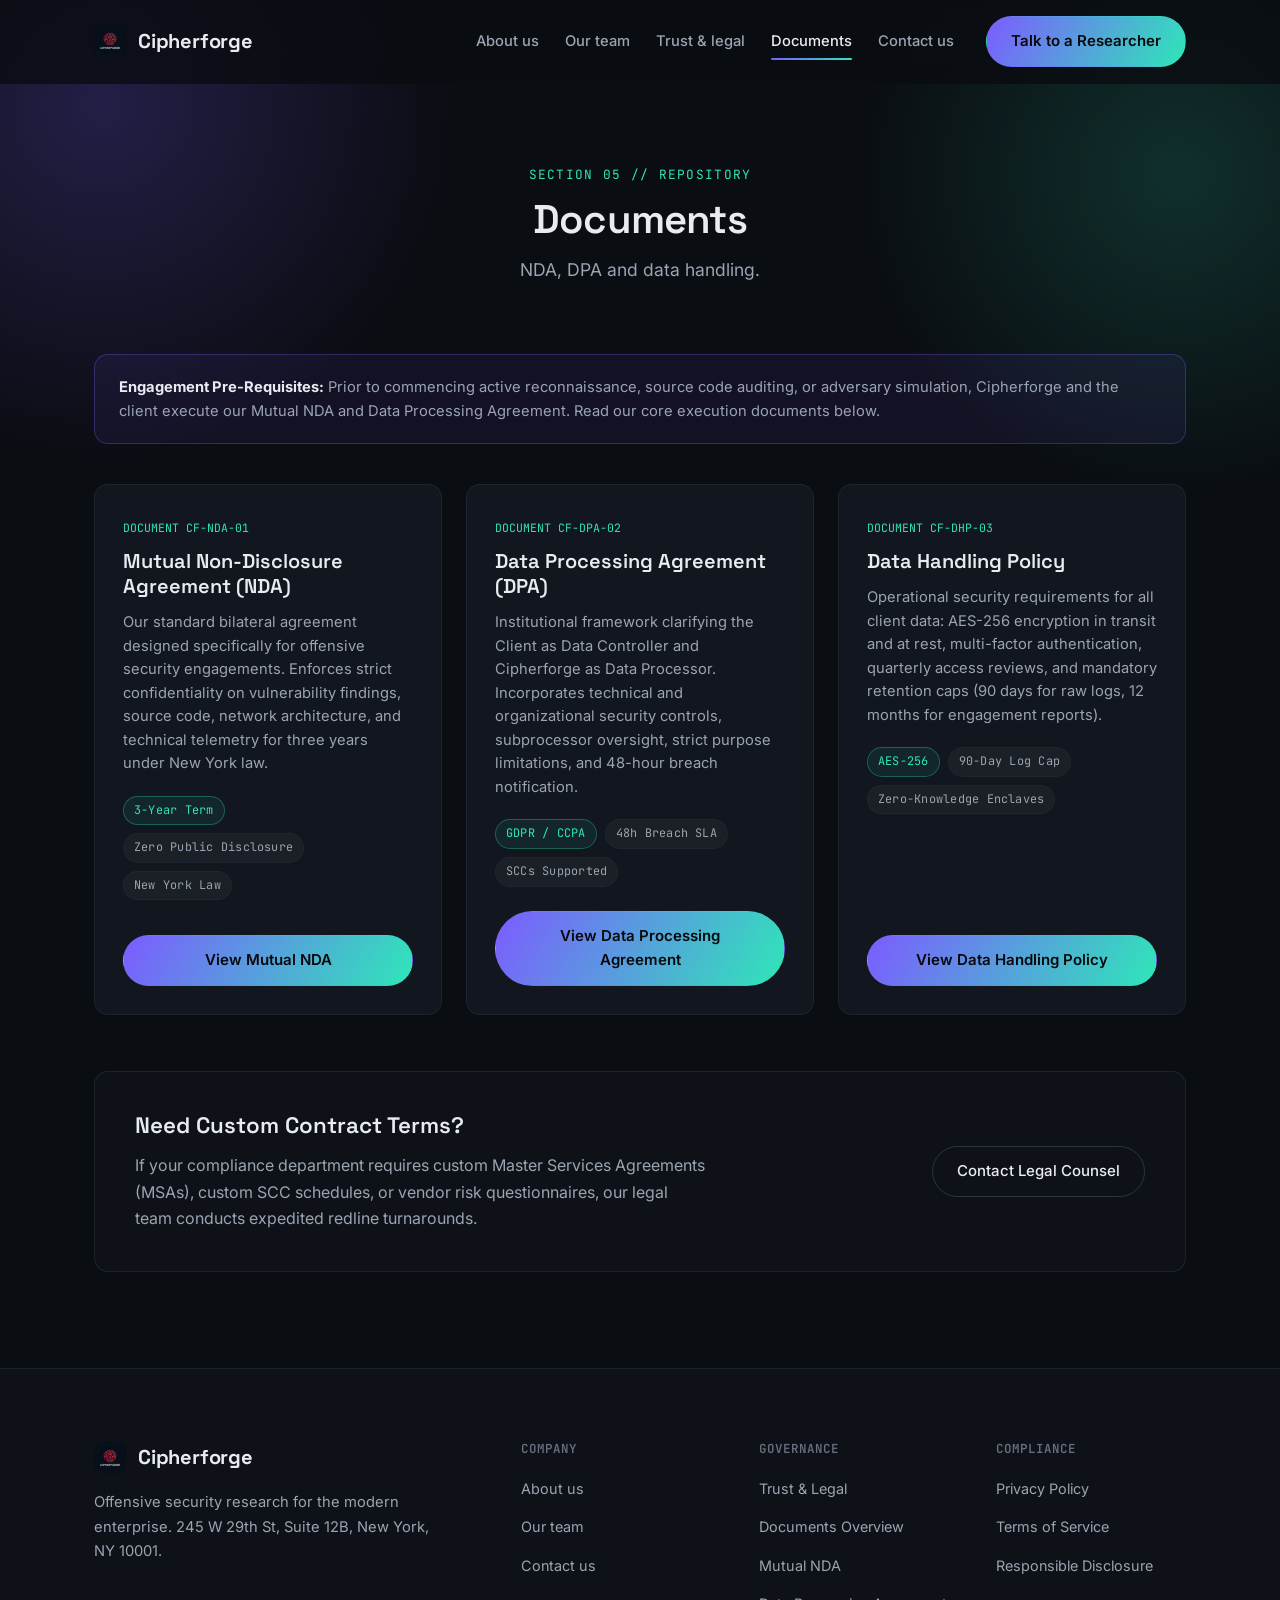
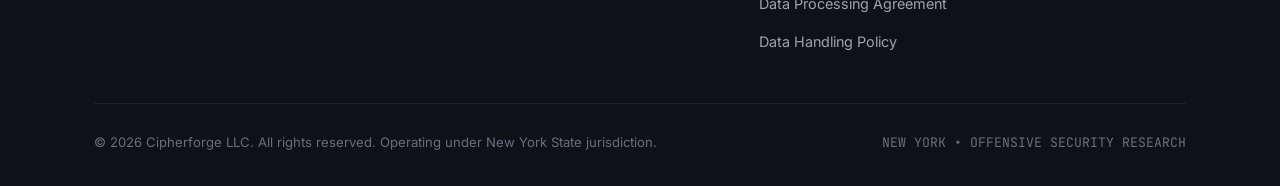
<file: documents.html>
﻿<!DOCTYPE html>
<html lang="en">
<head>
  <meta charset="UTF-8" />
  <meta name="viewport" content="width=device-width, initial-scale=1.0" />
  <title>Standard Documents & Frameworks | Cipherforge</title>
  <meta name="description" content="Access Cipherforge's standard execution agreements: Mutual NDA, Data Processing Agreement (DPA), and Data Handling Policy." />
  <meta name="robots" content="index, follow" />
  <link rel="canonical" href="https://cipherforgge.github.io/cipherforge/documents.html" />
  <meta name="theme-color" content="#0a0d12" />

  <!-- Icons -->
  <link rel="icon" href="assets/favicon.svg" type="image/svg+xml" />
  <link rel="apple-touch-icon" href="assets/logo.png" />

  <!-- Open Graph -->
  <meta property="og:type" content="website" />
  <meta property="og:url" content="https://cipherforgge.github.io/cipherforge/documents.html" />
  <meta property="og:site_name" content="Cipherforge" />
  <meta property="og:title" content="Standard Documents & Frameworks | Cipherforge" />
  <meta property="og:description" content="NDA, DPA and data handling. Review and execute standard legal agreements governing Cipherforge offensive security audits." />
  <meta property="og:image" content="https://cipherforgge.github.io/cipherforge/assets/og.jpg" />
  <meta property="og:image:width" content="1200" />
  <meta property="og:image:height" content="630" />
  <meta property="og:image:alt" content="Cipherforge Documents" />

  <!-- Twitter Card -->
  <meta name="twitter:card" content="summary_large_image" />
  <meta name="twitter:title" content="Standard Documents & Frameworks | Cipherforge" />
  <meta name="twitter:description" content="NDA, DPA and data handling. Review and execute standard legal agreements governing Cipherforge offensive security audits." />
  <meta name="twitter:image" content="https://cipherforgge.github.io/cipherforge/assets/og.jpg" />

  <!-- Google Fonts -->
  <link rel="preconnect" href="https://fonts.googleapis.com">
  <link rel="preconnect" href="https://fonts.gstatic.com" crossorigin>
  <link href="https://fonts.googleapis.com/css2?family=Space+Grotesk:wght@400;500;600;700&family=Inter:wght@400;500;600&family=JetBrains+Mono:wght@400;500&display=swap" rel="stylesheet">
  <link rel="stylesheet" href="css/styles.css" />
</head>
<body>

  <!-- Navigation -->
  <header class="nav" id="nav">
    <div class="nav-inner">
      <a href="index.html" class="brand-link">
        <span class="brand-logo-icon"><img src="assets/logo.png" alt="Cipherforge" width="32" height="32" style="border-radius: 8px; object-fit: cover; display: block;"></span>
        Cipherforge
      </a>

      <div class="nav-menu" id="nav-menu">
        <nav class="nav-links">
          <a href="index.html#about">About us</a>
          <a href="team.html">Our team</a>
          <a href="trust.html">Trust & legal</a>
          <a href="documents.html" class="active">Documents</a>
          <a href="contact.html">Contact us</a>
        </nav>
        <div class="nav-right">
          <a href="contact.html" class="btn btn-primary nav-cta">Talk to a Researcher</a>
        </div>
      </div>

      <button class="nav-toggle" id="nav-toggle" aria-label="Toggle navigation menu" aria-expanded="false">
        <span></span><span></span><span></span>
      </button>
    </div>
  </header>

  <!-- Header -->
  <section class="team-hero">
    <div class="hero-bg" aria-hidden="true"></div>
    <div class="container" style="position: relative; z-index: 1;">
      <p class="section-tag reveal">Section 05 // Repository</p>
      <h1 class="section-title reveal">Documents</h1>
      <p class="section-subtitle reveal" style="max-width: 640px; margin: 0 auto;">NDA, DPA and data handling.</p>
    </div>
  </section>

  <!-- Main Section -->
  <section class="section" style="padding-top: 0;">
    <div class="container">
      
      <div class="legal-notice-box reveal">
        <strong>Engagement Pre-Requisites:</strong> Prior to commencing active reconnaissance, source code auditing, or adversary simulation, Cipherforge and the client execute our Mutual NDA and Data Processing Agreement. Read our core execution documents below.
      </div>

      <div class="cards-grid reveal" style="margin-top: 32px;">
        <!-- Mutual NDA -->
        <div class="doc-card">
          <div>
            <span class="doc-card-badge">Document CF-NDA-01</span>
            <h3>Mutual Non-Disclosure Agreement (NDA)</h3>
            <p>Our standard bilateral agreement designed specifically for offensive security engagements. Enforces strict confidentiality on vulnerability findings, source code, network architecture, and technical telemetry for three years under New York law.</p>
            <div class="tag-list" style="margin-bottom: 24px;">
              <span class="tag tag-accent">3-Year Term</span>
              <span class="tag">Zero Public Disclosure</span>
              <span class="tag">New York Law</span>
            </div>
          </div>
          <a href="nda.html" class="btn btn-primary" style="width: 100%; justify-content: center;">View Mutual NDA</a>
        </div>

        <!-- DPA -->
        <div class="doc-card">
          <div>
            <span class="doc-card-badge">Document CF-DPA-02</span>
            <h3>Data Processing Agreement (DPA)</h3>
            <p>Institutional framework clarifying the Client as Data Controller and Cipherforge as Data Processor. Incorporates technical and organizational security controls, subprocessor oversight, strict purpose limitations, and 48-hour breach notification.</p>
            <div class="tag-list" style="margin-bottom: 24px;">
              <span class="tag tag-accent">GDPR / CCPA</span>
              <span class="tag">48h Breach SLA</span>
              <span class="tag">SCCs Supported</span>
            </div>
          </div>
          <a href="dpa.html" class="btn btn-primary" style="width: 100%; justify-content: center;">View Data Processing Agreement</a>
        </div>

        <!-- Data Handling Policy -->
        <div class="doc-card">
          <div>
            <span class="doc-card-badge">Document CF-DHP-03</span>
            <h3>Data Handling Policy</h3>
            <p>Operational security requirements for all client data: AES-256 encryption in transit and at rest, multi-factor authentication, quarterly access reviews, and mandatory retention caps (90 days for raw logs, 12 months for engagement reports).</p>
            <div class="tag-list" style="margin-bottom: 24px;">
              <span class="tag tag-accent">AES-256</span>
              <span class="tag">90-Day Log Cap</span>
              <span class="tag">Zero-Knowledge Enclaves</span>
            </div>
          </div>
          <a href="data-handling.html" class="btn btn-primary" style="width: 100%; justify-content: center;">View Data Handling Policy</a>
        </div>
      </div>

      <div class="section-alt reveal" style="margin-top: 56px; border-radius: var(--radius); padding: 40px; border: 1px solid var(--border);">
        <div class="about-grid">
          <div>
            <h2 style="font-size: 1.4rem; margin-bottom: 12px;">Need Custom Contract Terms?</h2>
            <p style="margin-bottom: 0;">If your compliance department requires custom Master Services Agreements (MSAs), custom SCC schedules, or vendor risk questionnaires, our legal team conducts expedited redline turnarounds.</p>
          </div>
          <div style="display: flex; justify-content: flex-end; align-items: center;">
            <a href="mailto:legal@cipherforge.io" class="btn btn-ghost">Contact Legal Counsel</a>
          </div>
        </div>
      </div>

    </div>
  </section>

  <!-- Footer -->
  <footer class="footer">
    <div class="container">
      <div class="footer-top">
        <div class="footer-brand">
          <a href="index.html" class="brand-link">
            <span class="brand-logo-icon"><img src="assets/logo.png" alt="Cipherforge" width="32" height="32" style="border-radius: 8px; object-fit: cover; display: block;"></span>
            Cipherforge
          </a>
          <p class="footer-desc">
            Offensive security research for the modern enterprise. 245 W 29th St, Suite 12B, New York, NY 10001.
          </p>
        </div>

        <div class="footer-col">
          <h4>Company</h4>
          <ul>
            <li><a href="index.html#about">About us</a></li>
            <li><a href="team.html">Our team</a></li>
            <li><a href="contact.html">Contact us</a></li>
          </ul>
        </div>

        <div class="footer-col">
          <h4>Governance</h4>
          <ul>
            <li><a href="trust.html">Trust & Legal</a></li>
            <li><a href="documents.html">Documents Overview</a></li>
            <li><a href="nda.html">Mutual NDA</a></li>
            <li><a href="dpa.html">Data Processing Agreement</a></li>
            <li><a href="data-handling.html">Data Handling Policy</a></li>
          </ul>
        </div>

        <div class="footer-col">
          <h4>Compliance</h4>
          <ul>
            <li><a href="privacy.html">Privacy Policy</a></li>
            <li><a href="terms.html">Terms of Service</a></li>
            <li><a href="mailto:security@cipherforge.io">Responsible Disclosure</a></li>
          </ul>
        </div>
      </div>

      <div class="footer-bottom">
        <div>&copy; <span id="year">2026</span> Cipherforge LLC. All rights reserved. Operating under New York State jurisdiction.</div>
        <div class="mono">NEW YORK &bull; OFFENSIVE SECURITY RESEARCH</div>
      </div>
    </div>
  </footer>

  <script src="js/main.js"></script>
</body>
</html>
</file>
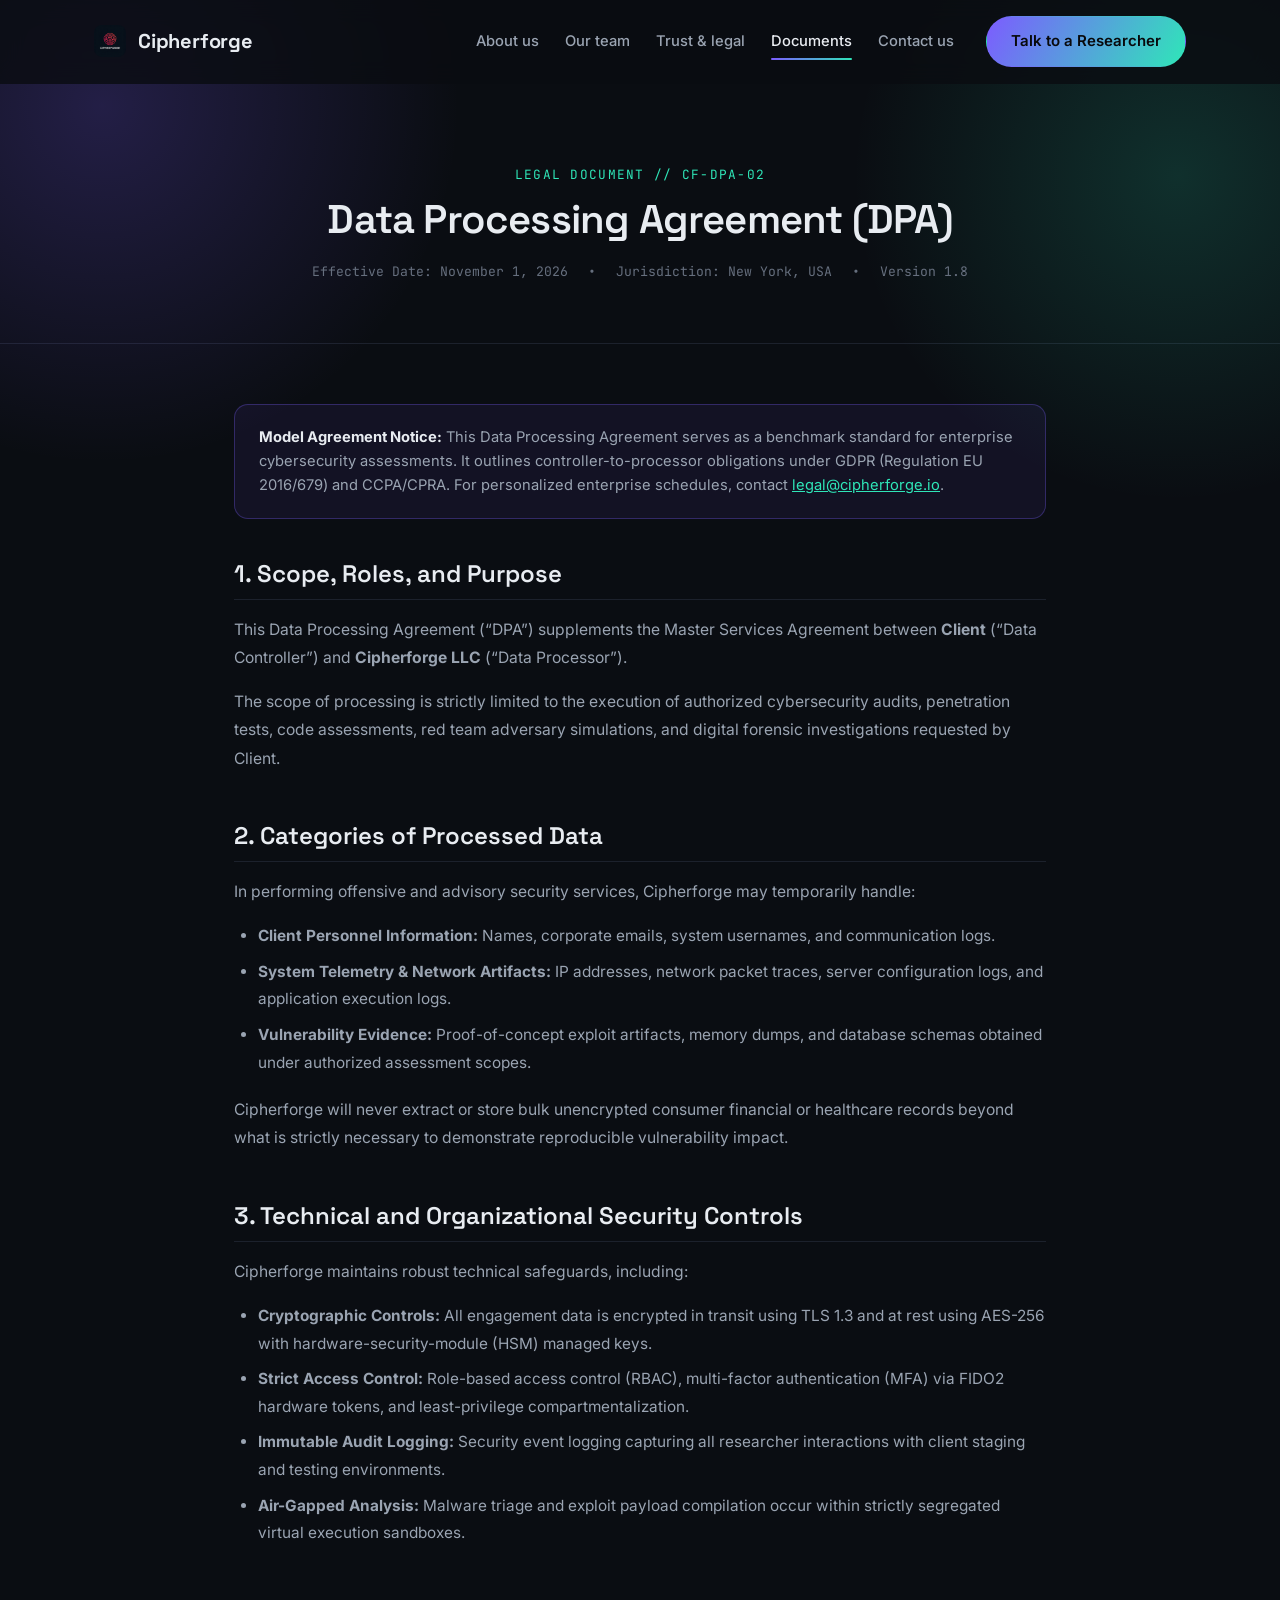
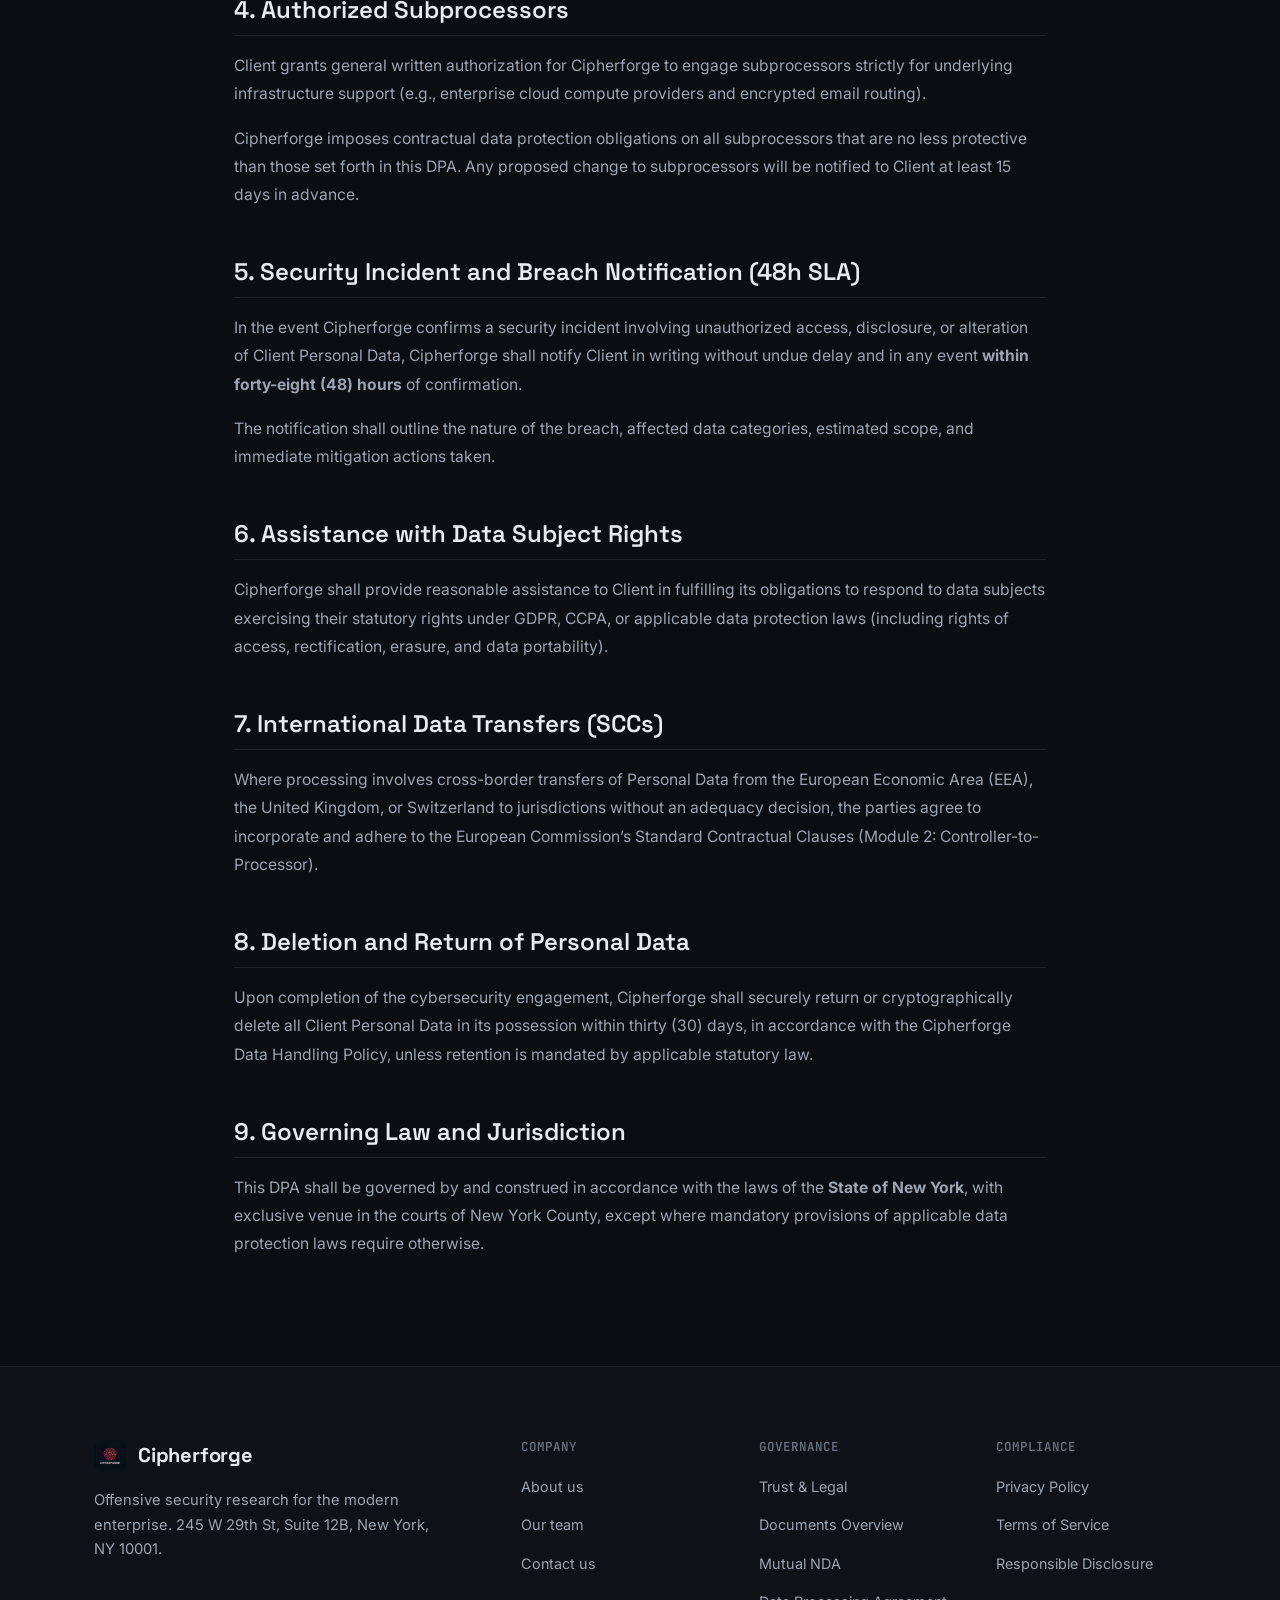
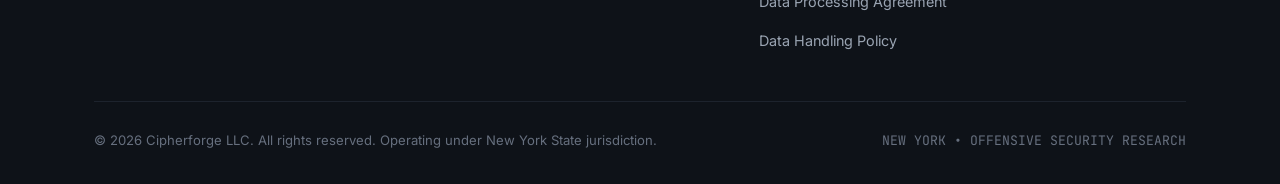
<file: dpa.html>
﻿<!DOCTYPE html>
<html lang="en">
<head>
  <meta charset="UTF-8" />
  <meta name="viewport" content="width=device-width, initial-scale=1.0" />
  <title>Data Processing Agreement (DPA) | Cipherforge</title>
  <meta name="description" content="Cipherforge Data Processing Agreement defining controller/processor obligations, GDPR/CCPA compliance, technical security controls, and 48-hour breach notification." />
  <meta name="robots" content="index, follow" />
  <link rel="canonical" href="https://cipherforgge.github.io/cipherforge/dpa.html" />
  <meta name="theme-color" content="#0a0d12" />

  <!-- Icons -->
  <link rel="icon" href="assets/favicon.svg" type="image/svg+xml" />
  <link rel="apple-touch-icon" href="assets/logo.png" />

  <!-- Open Graph -->
  <meta property="og:type" content="article" />
  <meta property="og:url" content="https://cipherforgge.github.io/cipherforge/dpa.html" />
  <meta property="og:site_name" content="Cipherforge" />
  <meta property="og:title" content="Data Processing Agreement (DPA) | Cipherforge" />
  <meta property="og:description" content="Data Processing Agreement establishing regulatory safeguards, technical encryption, subprocessor management, and 48h breach notifications." />
  <meta property="og:image" content="https://cipherforgge.github.io/cipherforge/assets/og.jpg" />
  <meta property="og:image:width" content="1200" />
  <meta property="og:image:height" content="630" />
  <meta property="og:image:alt" content="Cipherforge DPA" />

  <!-- Twitter Card -->
  <meta name="twitter:card" content="summary_large_image" />
  <meta name="twitter:title" content="Data Processing Agreement (DPA) | Cipherforge" />
  <meta name="twitter:description" content="Data Processing Agreement establishing regulatory safeguards, technical encryption, subprocessor management, and 48h breach notifications." />
  <meta name="twitter:image" content="https://cipherforgge.github.io/cipherforge/assets/og.jpg" />

  <!-- Google Fonts -->
  <link rel="preconnect" href="https://fonts.googleapis.com">
  <link rel="preconnect" href="https://fonts.gstatic.com" crossorigin>
  <link href="https://fonts.googleapis.com/css2?family=Space+Grotesk:wght@400;500;600;700&family=Inter:wght@400;500;600&family=JetBrains+Mono:wght@400;500&display=swap" rel="stylesheet">
  <link rel="stylesheet" href="css/styles.css" />
</head>
<body>

  <!-- Navigation -->
  <header class="nav" id="nav">
    <div class="nav-inner">
      <a href="index.html" class="brand-link">
        <span class="brand-logo-icon"><img src="assets/logo.png" alt="Cipherforge" width="32" height="32" style="border-radius: 8px; object-fit: cover; display: block;"></span>
        Cipherforge
      </a>

      <div class="nav-menu" id="nav-menu">
        <nav class="nav-links">
          <a href="index.html#about">About us</a>
          <a href="team.html">Our team</a>
          <a href="trust.html">Trust & legal</a>
          <a href="documents.html" class="active">Documents</a>
          <a href="contact.html">Contact us</a>
        </nav>
        <div class="nav-right">
          <a href="contact.html" class="btn btn-primary nav-cta">Talk to a Researcher</a>
        </div>
      </div>

      <button class="nav-toggle" id="nav-toggle" aria-label="Toggle navigation menu" aria-expanded="false">
        <span></span><span></span><span></span>
      </button>
    </div>
  </header>

  <!-- Page Header -->
  <section class="legal-page-header">
    <div class="hero-bg" aria-hidden="true"></div>
    <div class="container" style="position: relative; z-index: 1;">
      <p class="section-tag reveal">Legal Document // CF-DPA-02</p>
      <h1 class="section-title reveal">Data Processing Agreement (DPA)</h1>
      <div class="legal-meta reveal">
        <span>Effective Date: November 1, 2026</span>
        <span>&bull;</span>
        <span>Jurisdiction: New York, USA</span>
        <span>&bull;</span>
        <span>Version 1.8</span>
      </div>
    </div>
  </section>

  <!-- Main Legal Content -->
  <main class="legal-content">
    <div class="legal-notice-box reveal">
      <strong>Model Agreement Notice:</strong> This Data Processing Agreement serves as a benchmark standard for enterprise cybersecurity assessments. It outlines controller-to-processor obligations under GDPR (Regulation EU 2016/679) and CCPA/CPRA. For personalized enterprise schedules, contact <a href="mailto:legal@cipherforge.io" style="color: var(--accent-2); text-decoration: underline;">legal@cipherforge.io</a>.
    </div>

    <section class="legal-section reveal">
      <h2>1. Scope, Roles, and Purpose</h2>
      <p>
        This Data Processing Agreement (“DPA”) supplements the Master Services Agreement between <strong>Client</strong> (“Data Controller”) and <strong>Cipherforge LLC</strong> (“Data Processor”).
      </p>
      <p>
        The scope of processing is strictly limited to the execution of authorized cybersecurity audits, penetration tests, code assessments, red team adversary simulations, and digital forensic investigations requested by Client.
      </p>
    </section>

    <section class="legal-section reveal">
      <h2>2. Categories of Processed Data</h2>
      <p>In performing offensive and advisory security services, Cipherforge may temporarily handle:</p>
      <ul>
        <li><strong>Client Personnel Information:</strong> Names, corporate emails, system usernames, and communication logs.</li>
        <li><strong>System Telemetry & Network Artifacts:</strong> IP addresses, network packet traces, server configuration logs, and application execution logs.</li>
        <li><strong>Vulnerability Evidence:</strong> Proof-of-concept exploit artifacts, memory dumps, and database schemas obtained under authorized assessment scopes.</li>
      </ul>
      <p>
        Cipherforge will never extract or store bulk unencrypted consumer financial or healthcare records beyond what is strictly necessary to demonstrate reproducible vulnerability impact.
      </p>
    </section>

    <section class="legal-section reveal">
      <h2>3. Technical and Organizational Security Controls</h2>
      <p>Cipherforge maintains robust technical safeguards, including:</p>
      <ul>
        <li><strong>Cryptographic Controls:</strong> All engagement data is encrypted in transit using TLS 1.3 and at rest using AES-256 with hardware-security-module (HSM) managed keys.</li>
        <li><strong>Strict Access Control:</strong> Role-based access control (RBAC), multi-factor authentication (MFA) via FIDO2 hardware tokens, and least-privilege compartmentalization.</li>
        <li><strong>Immutable Audit Logging:</strong> Security event logging capturing all researcher interactions with client staging and testing environments.</li>
        <li><strong>Air-Gapped Analysis:</strong> Malware triage and exploit payload compilation occur within strictly segregated virtual execution sandboxes.</li>
      </ul>
    </section>

    <section class="legal-section reveal">
      <h2>4. Authorized Subprocessors</h2>
      <p>
        Client grants general written authorization for Cipherforge to engage subprocessors strictly for underlying infrastructure support (e.g., enterprise cloud compute providers and encrypted email routing).
      </p>
      <p>
        Cipherforge imposes contractual data protection obligations on all subprocessors that are no less protective than those set forth in this DPA. Any proposed change to subprocessors will be notified to Client at least 15 days in advance.
      </p>
    </section>

    <section class="legal-section reveal">
      <h2>5. Security Incident and Breach Notification (48h SLA)</h2>
      <p>
        In the event Cipherforge confirms a security incident involving unauthorized access, disclosure, or alteration of Client Personal Data, Cipherforge shall notify Client in writing without undue delay and in any event <strong>within forty-eight (48) hours</strong> of confirmation.
      </p>
      <p>
        The notification shall outline the nature of the breach, affected data categories, estimated scope, and immediate mitigation actions taken.
      </p>
    </section>

    <section class="legal-section reveal">
      <h2>6. Assistance with Data Subject Rights</h2>
      <p>
        Cipherforge shall provide reasonable assistance to Client in fulfilling its obligations to respond to data subjects exercising their statutory rights under GDPR, CCPA, or applicable data protection laws (including rights of access, rectification, erasure, and data portability).
      </p>
    </section>

    <section class="legal-section reveal">
      <h2>7. International Data Transfers (SCCs)</h2>
      <p>
        Where processing involves cross-border transfers of Personal Data from the European Economic Area (EEA), the United Kingdom, or Switzerland to jurisdictions without an adequacy decision, the parties agree to incorporate and adhere to the European Commission’s Standard Contractual Clauses (Module 2: Controller-to-Processor).
      </p>
    </section>

    <section class="legal-section reveal">
      <h2>8. Deletion and Return of Personal Data</h2>
      <p>
        Upon completion of the cybersecurity engagement, Cipherforge shall securely return or cryptographically delete all Client Personal Data in its possession within thirty (30) days, in accordance with the Cipherforge Data Handling Policy, unless retention is mandated by applicable statutory law.
      </p>
    </section>

    <section class="legal-section reveal">
      <h2>9. Governing Law and Jurisdiction</h2>
      <p>
        This DPA shall be governed by and construed in accordance with the laws of the <strong>State of New York</strong>, with exclusive venue in the courts of New York County, except where mandatory provisions of applicable data protection laws require otherwise.
      </p>
    </section>
  </main>

  <!-- Footer -->
  <footer class="footer">
    <div class="container">
      <div class="footer-top">
        <div class="footer-brand">
          <a href="index.html" class="brand-link">
            <span class="brand-logo-icon"><img src="assets/logo.png" alt="Cipherforge" width="32" height="32" style="border-radius: 8px; object-fit: cover; display: block;"></span>
            Cipherforge
          </a>
          <p class="footer-desc">
            Offensive security research for the modern enterprise. 245 W 29th St, Suite 12B, New York, NY 10001.
          </p>
        </div>

        <div class="footer-col">
          <h4>Company</h4>
          <ul>
            <li><a href="index.html#about">About us</a></li>
            <li><a href="team.html">Our team</a></li>
            <li><a href="contact.html">Contact us</a></li>
          </ul>
        </div>

        <div class="footer-col">
          <h4>Governance</h4>
          <ul>
            <li><a href="trust.html">Trust & Legal</a></li>
            <li><a href="documents.html">Documents Overview</a></li>
            <li><a href="nda.html">Mutual NDA</a></li>
            <li><a href="dpa.html">Data Processing Agreement</a></li>
            <li><a href="data-handling.html">Data Handling Policy</a></li>
          </ul>
        </div>

        <div class="footer-col">
          <h4>Compliance</h4>
          <ul>
            <li><a href="privacy.html">Privacy Policy</a></li>
            <li><a href="terms.html">Terms of Service</a></li>
            <li><a href="mailto:security@cipherforge.io">Responsible Disclosure</a></li>
          </ul>
        </div>
      </div>

      <div class="footer-bottom">
        <div>&copy; <span id="year">2026</span> Cipherforge LLC. All rights reserved. Operating under New York State jurisdiction.</div>
        <div class="mono">NEW YORK &bull; OFFENSIVE SECURITY RESEARCH</div>
      </div>
    </div>
  </footer>

  <script src="js/main.js"></script>
</body>
</html>
</file>
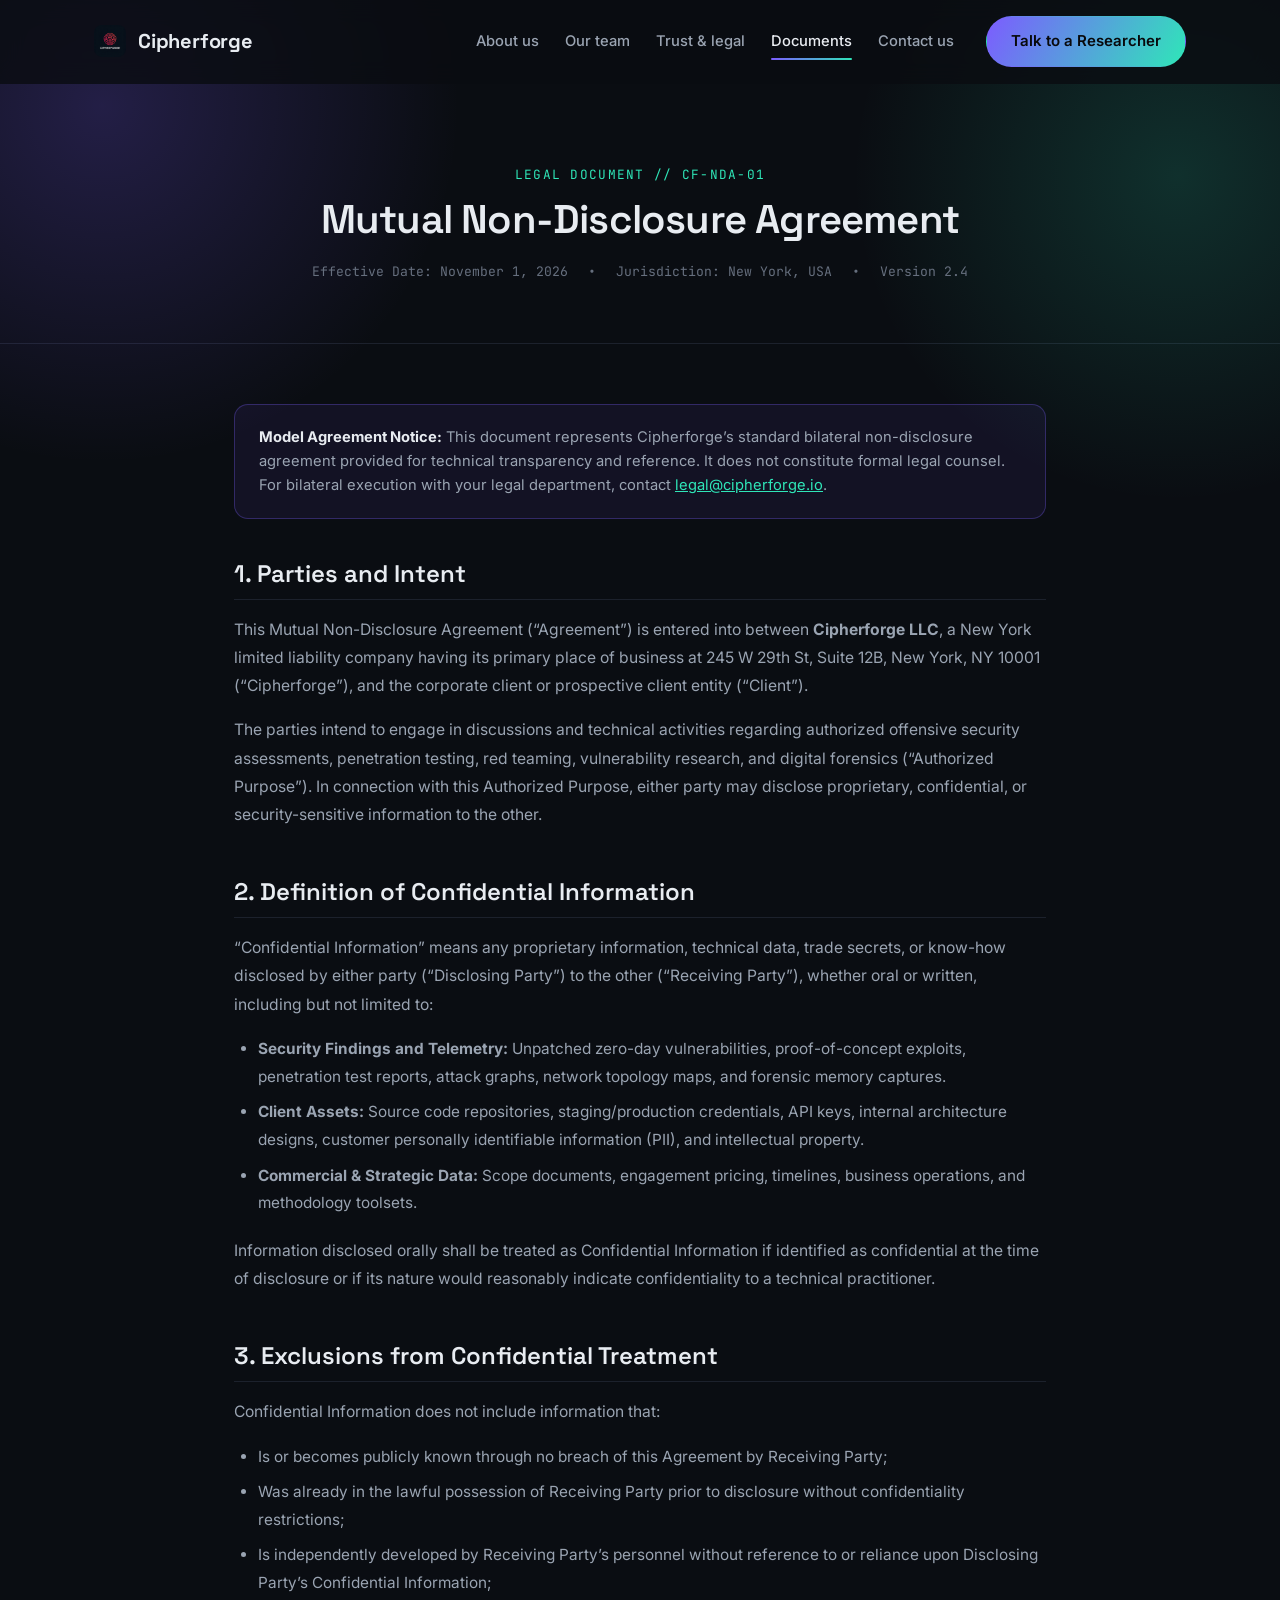
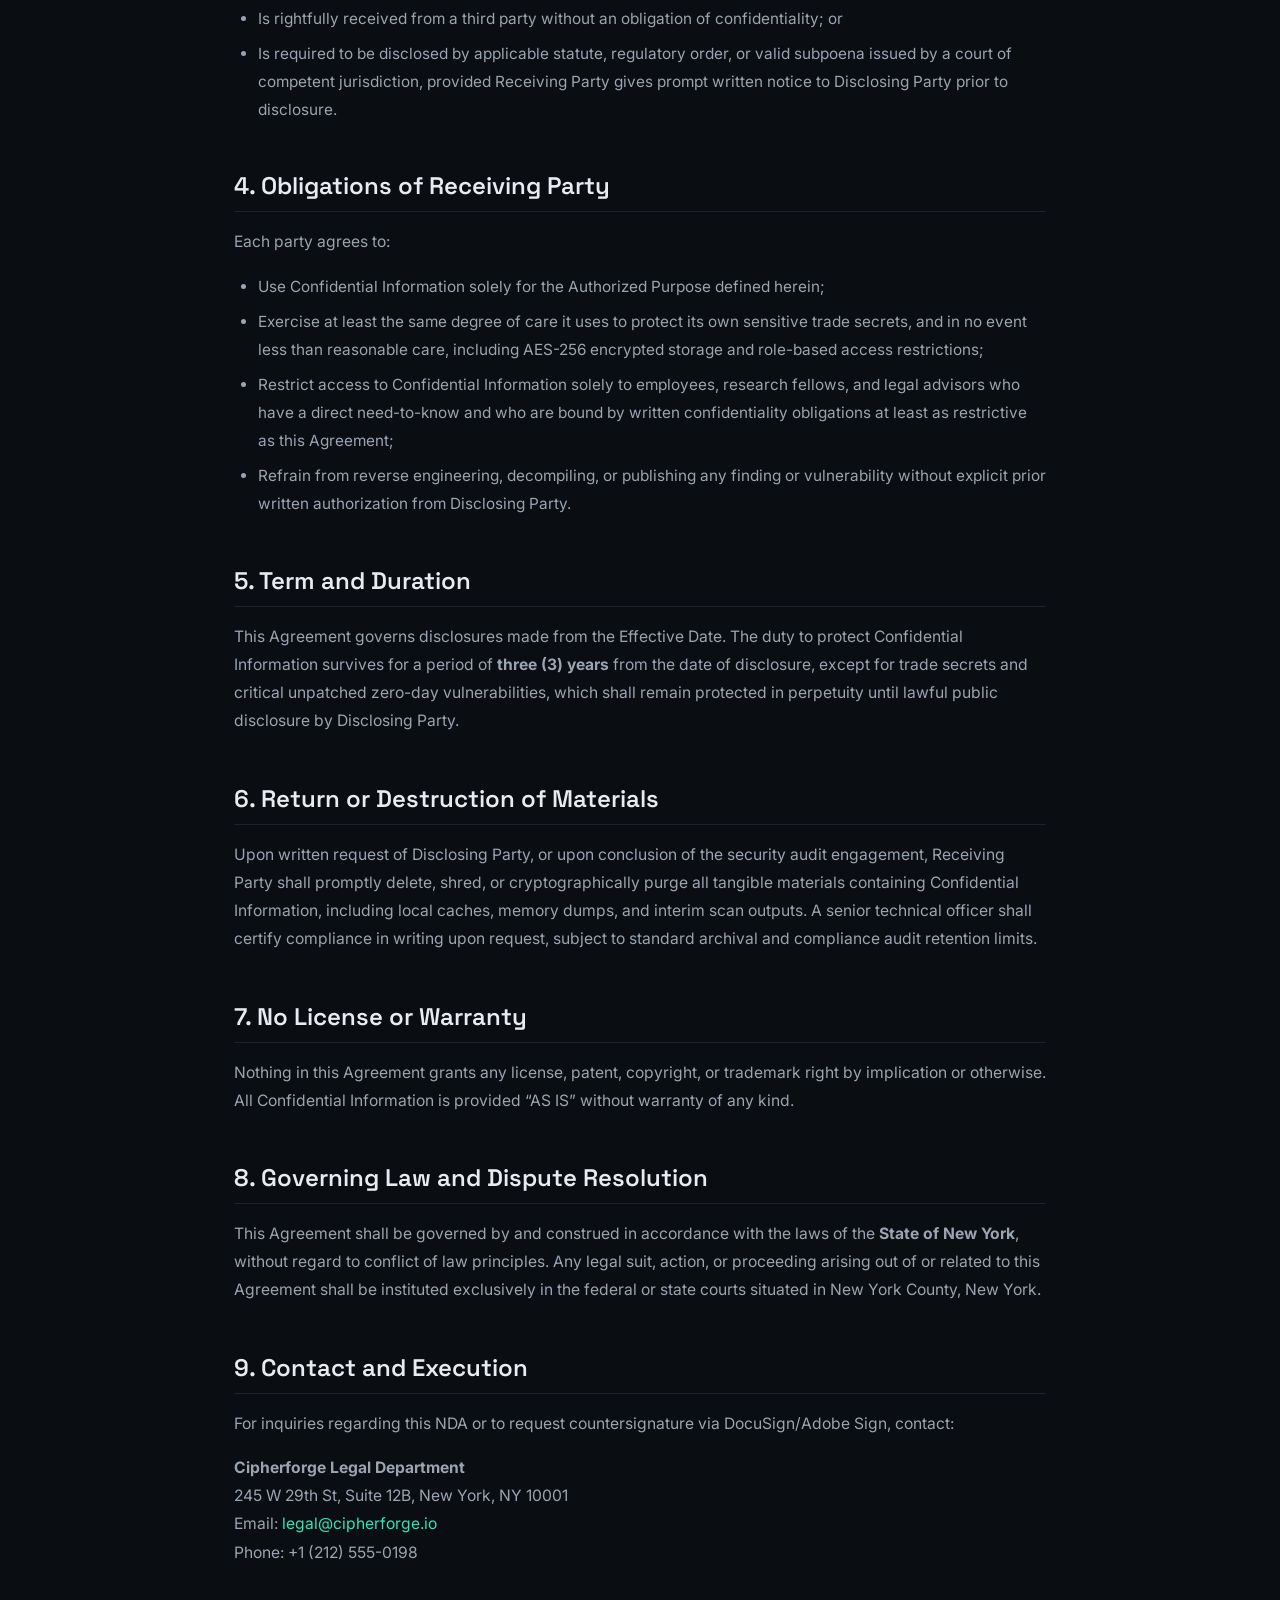
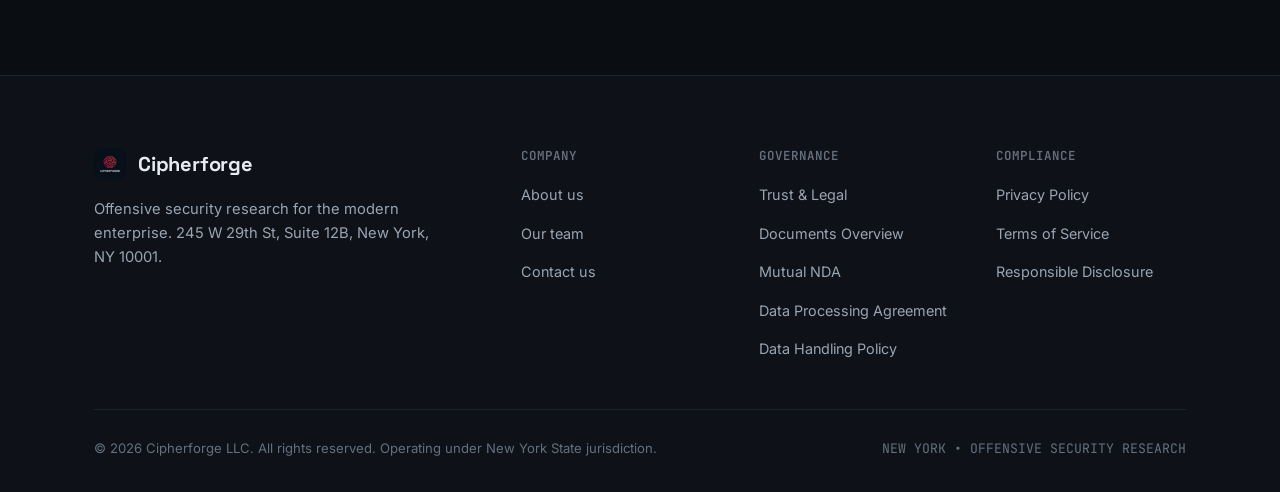
<file: nda.html>
﻿<!DOCTYPE html>
<html lang="en">
<head>
  <meta charset="UTF-8" />
  <meta name="viewport" content="width=device-width, initial-scale=1.0" />
  <title>Mutual Non-Disclosure Agreement (NDA) | Cipherforge</title>
  <meta name="description" content="Cipherforge standard Mutual Non-Disclosure Agreement governing the confidentiality of vulnerability findings, technical telemetry, and enterprise source code." />
  <meta name="robots" content="index, follow" />
  <link rel="canonical" href="https://cipherforgge.github.io/cipherforge/nda.html" />
  <meta name="theme-color" content="#0a0d12" />

  <!-- Icons -->
  <link rel="icon" href="assets/favicon.svg" type="image/svg+xml" />
  <link rel="apple-touch-icon" href="assets/logo.png" />

  <!-- Open Graph -->
  <meta property="og:type" content="article" />
  <meta property="og:url" content="https://cipherforgge.github.io/cipherforge/nda.html" />
  <meta property="og:site_name" content="Cipherforge" />
  <meta property="og:title" content="Mutual Non-Disclosure Agreement (NDA) | Cipherforge" />
  <meta property="og:description" content="Mutual NDA defining confidential information, vulnerability protection, non-disclosure covenants, and 3-year term under New York law." />
  <meta property="og:image" content="https://cipherforgge.github.io/cipherforge/assets/og.jpg" />
  <meta property="og:image:width" content="1200" />
  <meta property="og:image:height" content="630" />
  <meta property="og:image:alt" content="Cipherforge Mutual NDA" />

  <!-- Twitter Card -->
  <meta name="twitter:card" content="summary_large_image" />
  <meta name="twitter:title" content="Mutual Non-Disclosure Agreement (NDA) | Cipherforge" />
  <meta name="twitter:description" content="Mutual NDA defining confidential information, vulnerability protection, non-disclosure covenants, and 3-year term under New York law." />
  <meta name="twitter:image" content="https://cipherforgge.github.io/cipherforge/assets/og.jpg" />

  <!-- Google Fonts -->
  <link rel="preconnect" href="https://fonts.googleapis.com">
  <link rel="preconnect" href="https://fonts.gstatic.com" crossorigin>
  <link href="https://fonts.googleapis.com/css2?family=Space+Grotesk:wght@400;500;600;700&family=Inter:wght@400;500;600&family=JetBrains+Mono:wght@400;500&display=swap" rel="stylesheet">
  <link rel="stylesheet" href="css/styles.css" />
</head>
<body>

  <!-- Navigation -->
  <header class="nav" id="nav">
    <div class="nav-inner">
      <a href="index.html" class="brand-link">
        <span class="brand-logo-icon"><img src="assets/logo.png" alt="Cipherforge" width="32" height="32" style="border-radius: 8px; object-fit: cover; display: block;"></span>
        Cipherforge
      </a>

      <div class="nav-menu" id="nav-menu">
        <nav class="nav-links">
          <a href="index.html#about">About us</a>
          <a href="team.html">Our team</a>
          <a href="trust.html">Trust & legal</a>
          <a href="documents.html" class="active">Documents</a>
          <a href="contact.html">Contact us</a>
        </nav>
        <div class="nav-right">
          <a href="contact.html" class="btn btn-primary nav-cta">Talk to a Researcher</a>
        </div>
      </div>

      <button class="nav-toggle" id="nav-toggle" aria-label="Toggle navigation menu" aria-expanded="false">
        <span></span><span></span><span></span>
      </button>
    </div>
  </header>

  <!-- Page Header -->
  <section class="legal-page-header">
    <div class="hero-bg" aria-hidden="true"></div>
    <div class="container" style="position: relative; z-index: 1;">
      <p class="section-tag reveal">Legal Document // CF-NDA-01</p>
      <h1 class="section-title reveal">Mutual Non-Disclosure Agreement</h1>
      <div class="legal-meta reveal">
        <span>Effective Date: November 1, 2026</span>
        <span>&bull;</span>
        <span>Jurisdiction: New York, USA</span>
        <span>&bull;</span>
        <span>Version 2.4</span>
      </div>
    </div>
  </section>

  <!-- Main Legal Content -->
  <main class="legal-content">
    <div class="legal-notice-box reveal">
      <strong>Model Agreement Notice:</strong> This document represents Cipherforge’s standard bilateral non-disclosure agreement provided for technical transparency and reference. It does not constitute formal legal counsel. For bilateral execution with your legal department, contact <a href="mailto:legal@cipherforge.io" style="color: var(--accent-2); text-decoration: underline;">legal@cipherforge.io</a>.
    </div>

    <section class="legal-section reveal">
      <h2>1. Parties and Intent</h2>
      <p>
        This Mutual Non-Disclosure Agreement (“Agreement”) is entered into between <strong>Cipherforge LLC</strong>, a New York limited liability company having its primary place of business at 245 W 29th St, Suite 12B, New York, NY 10001 (“Cipherforge”), and the corporate client or prospective client entity (“Client”).
      </p>
      <p>
        The parties intend to engage in discussions and technical activities regarding authorized offensive security assessments, penetration testing, red teaming, vulnerability research, and digital forensics (“Authorized Purpose”). In connection with this Authorized Purpose, either party may disclose proprietary, confidential, or security-sensitive information to the other.
      </p>
    </section>

    <section class="legal-section reveal">
      <h2>2. Definition of Confidential Information</h2>
      <p>
        “Confidential Information” means any proprietary information, technical data, trade secrets, or know-how disclosed by either party (“Disclosing Party”) to the other (“Receiving Party”), whether oral or written, including but not limited to:
      </p>
      <ul>
        <li><strong>Security Findings and Telemetry:</strong> Unpatched zero-day vulnerabilities, proof-of-concept exploits, penetration test reports, attack graphs, network topology maps, and forensic memory captures.</li>
        <li><strong>Client Assets:</strong> Source code repositories, staging/production credentials, API keys, internal architecture designs, customer personally identifiable information (PII), and intellectual property.</li>
        <li><strong>Commercial & Strategic Data:</strong> Scope documents, engagement pricing, timelines, business operations, and methodology toolsets.</li>
      </ul>
      <p>
        Information disclosed orally shall be treated as Confidential Information if identified as confidential at the time of disclosure or if its nature would reasonably indicate confidentiality to a technical practitioner.
      </p>
    </section>

    <section class="legal-section reveal">
      <h2>3. Exclusions from Confidential Treatment</h2>
      <p>Confidential Information does not include information that:</p>
      <ul>
        <li>Is or becomes publicly known through no breach of this Agreement by Receiving Party;</li>
        <li>Was already in the lawful possession of Receiving Party prior to disclosure without confidentiality restrictions;</li>
        <li>Is independently developed by Receiving Party’s personnel without reference to or reliance upon Disclosing Party’s Confidential Information;</li>
        <li>Is rightfully received from a third party without an obligation of confidentiality; or</li>
        <li>Is required to be disclosed by applicable statute, regulatory order, or valid subpoena issued by a court of competent jurisdiction, provided Receiving Party gives prompt written notice to Disclosing Party prior to disclosure.</li>
      </ul>
    </section>

    <section class="legal-section reveal">
      <h2>4. Obligations of Receiving Party</h2>
      <p>Each party agrees to:</p>
      <ul>
        <li>Use Confidential Information solely for the Authorized Purpose defined herein;</li>
        <li>Exercise at least the same degree of care it uses to protect its own sensitive trade secrets, and in no event less than reasonable care, including AES-256 encrypted storage and role-based access restrictions;</li>
        <li>Restrict access to Confidential Information solely to employees, research fellows, and legal advisors who have a direct need-to-know and who are bound by written confidentiality obligations at least as restrictive as this Agreement;</li>
        <li>Refrain from reverse engineering, decompiling, or publishing any finding or vulnerability without explicit prior written authorization from Disclosing Party.</li>
      </ul>
    </section>

    <section class="legal-section reveal">
      <h2>5. Term and Duration</h2>
      <p>
        This Agreement governs disclosures made from the Effective Date. The duty to protect Confidential Information survives for a period of <strong>three (3) years</strong> from the date of disclosure, except for trade secrets and critical unpatched zero-day vulnerabilities, which shall remain protected in perpetuity until lawful public disclosure by Disclosing Party.
      </p>
    </section>

    <section class="legal-section reveal">
      <h2>6. Return or Destruction of Materials</h2>
      <p>
        Upon written request of Disclosing Party, or upon conclusion of the security audit engagement, Receiving Party shall promptly delete, shred, or cryptographically purge all tangible materials containing Confidential Information, including local caches, memory dumps, and interim scan outputs. A senior technical officer shall certify compliance in writing upon request, subject to standard archival and compliance audit retention limits.
      </p>
    </section>

    <section class="legal-section reveal">
      <h2>7. No License or Warranty</h2>
      <p>
        Nothing in this Agreement grants any license, patent, copyright, or trademark right by implication or otherwise. All Confidential Information is provided “AS IS” without warranty of any kind.
      </p>
    </section>

    <section class="legal-section reveal">
      <h2>8. Governing Law and Dispute Resolution</h2>
      <p>
        This Agreement shall be governed by and construed in accordance with the laws of the <strong>State of New York</strong>, without regard to conflict of law principles. Any legal suit, action, or proceeding arising out of or related to this Agreement shall be instituted exclusively in the federal or state courts situated in New York County, New York.
      </p>
    </section>

    <section class="legal-section reveal">
      <h2>9. Contact and Execution</h2>
      <p>
        For inquiries regarding this NDA or to request countersignature via DocuSign/Adobe Sign, contact:
      </p>
      <p>
        <strong>Cipherforge Legal Department</strong><br>
        245 W 29th St, Suite 12B, New York, NY 10001<br>
        Email: <a href="mailto:legal@cipherforge.io" style="color: var(--accent-2);">legal@cipherforge.io</a><br>
        Phone: +1 (212) 555-0198
      </p>
    </section>
  </main>

  <!-- Footer -->
  <footer class="footer">
    <div class="container">
      <div class="footer-top">
        <div class="footer-brand">
          <a href="index.html" class="brand-link">
            <span class="brand-logo-icon"><img src="assets/logo.png" alt="Cipherforge" width="32" height="32" style="border-radius: 8px; object-fit: cover; display: block;"></span>
            Cipherforge
          </a>
          <p class="footer-desc">
            Offensive security research for the modern enterprise. 245 W 29th St, Suite 12B, New York, NY 10001.
          </p>
        </div>

        <div class="footer-col">
          <h4>Company</h4>
          <ul>
            <li><a href="index.html#about">About us</a></li>
            <li><a href="team.html">Our team</a></li>
            <li><a href="contact.html">Contact us</a></li>
          </ul>
        </div>

        <div class="footer-col">
          <h4>Governance</h4>
          <ul>
            <li><a href="trust.html">Trust & Legal</a></li>
            <li><a href="documents.html">Documents Overview</a></li>
            <li><a href="nda.html">Mutual NDA</a></li>
            <li><a href="dpa.html">Data Processing Agreement</a></li>
            <li><a href="data-handling.html">Data Handling Policy</a></li>
          </ul>
        </div>

        <div class="footer-col">
          <h4>Compliance</h4>
          <ul>
            <li><a href="privacy.html">Privacy Policy</a></li>
            <li><a href="terms.html">Terms of Service</a></li>
            <li><a href="mailto:security@cipherforge.io">Responsible Disclosure</a></li>
          </ul>
        </div>
      </div>

      <div class="footer-bottom">
        <div>&copy; <span id="year">2026</span> Cipherforge LLC. All rights reserved. Operating under New York State jurisdiction.</div>
        <div class="mono">NEW YORK &bull; OFFENSIVE SECURITY RESEARCH</div>
      </div>
    </div>
  </footer>

  <script src="js/main.js"></script>
</body>
</html>
</file>
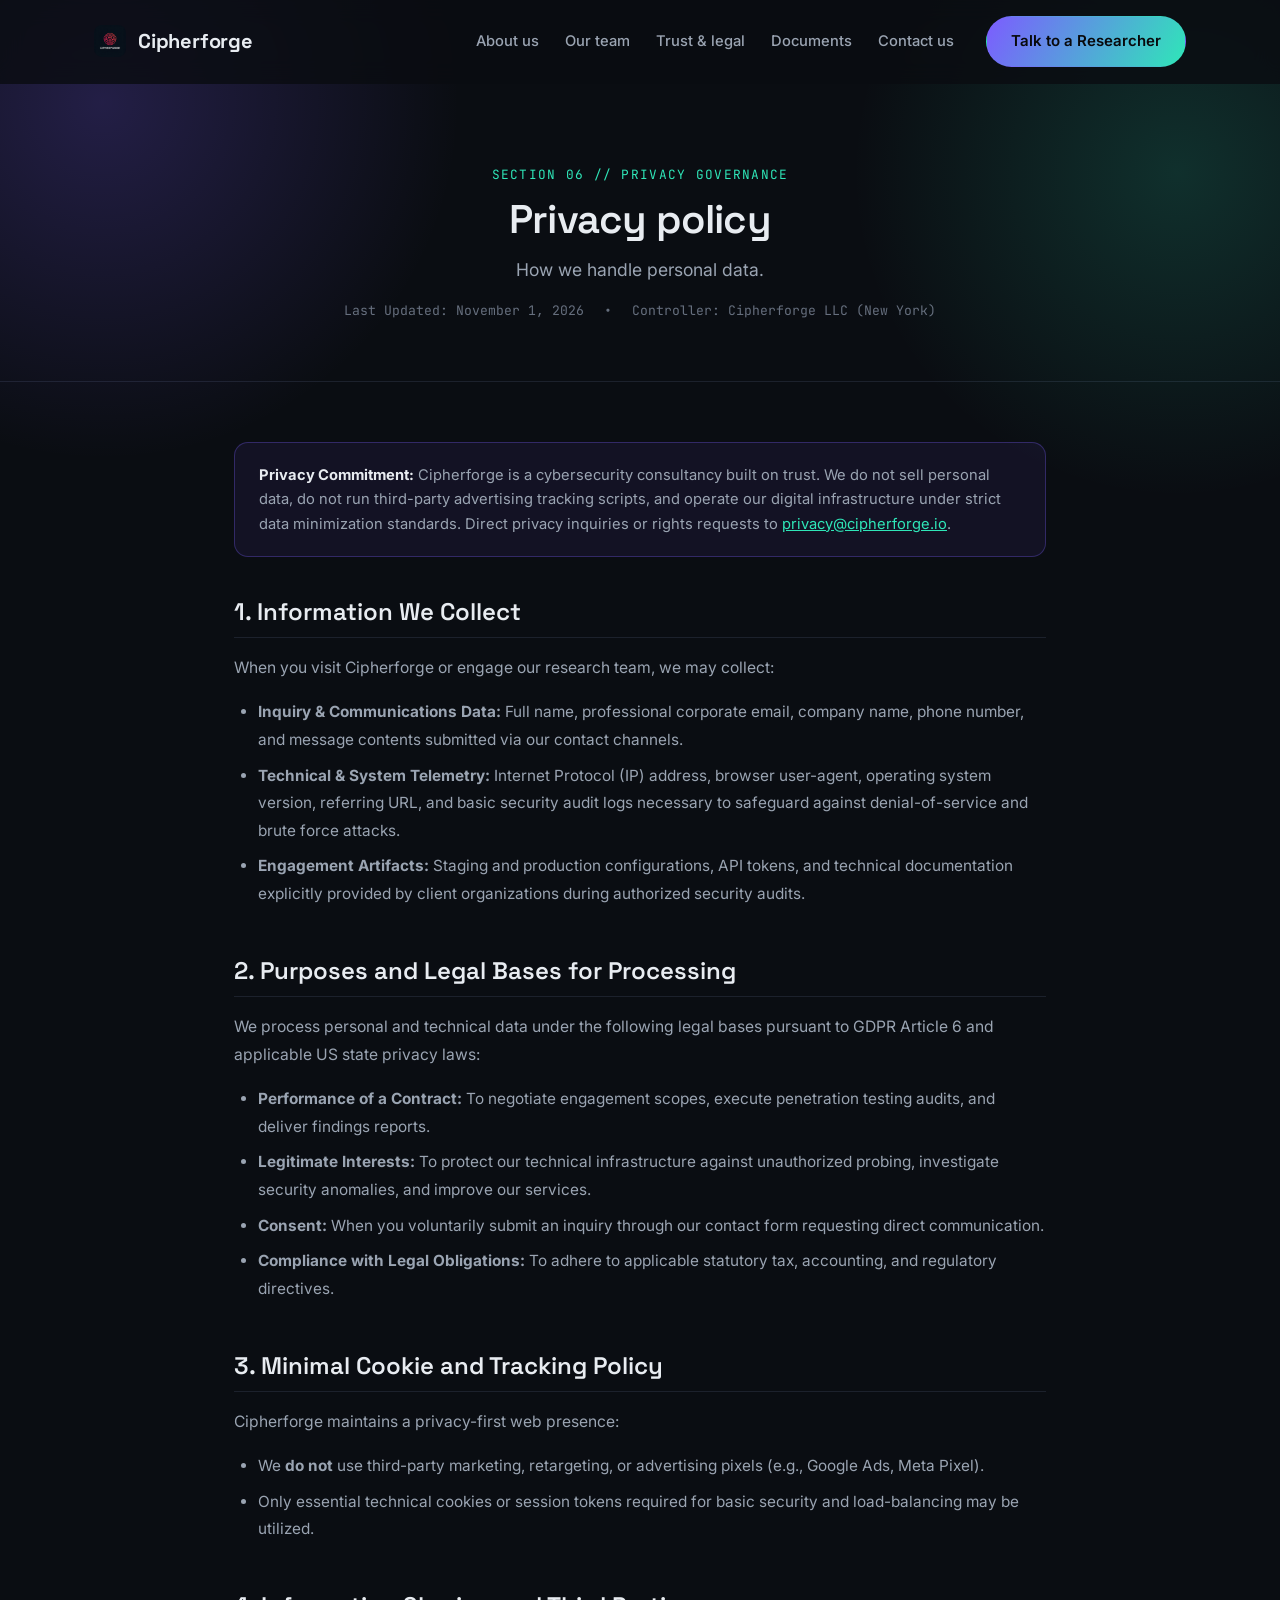
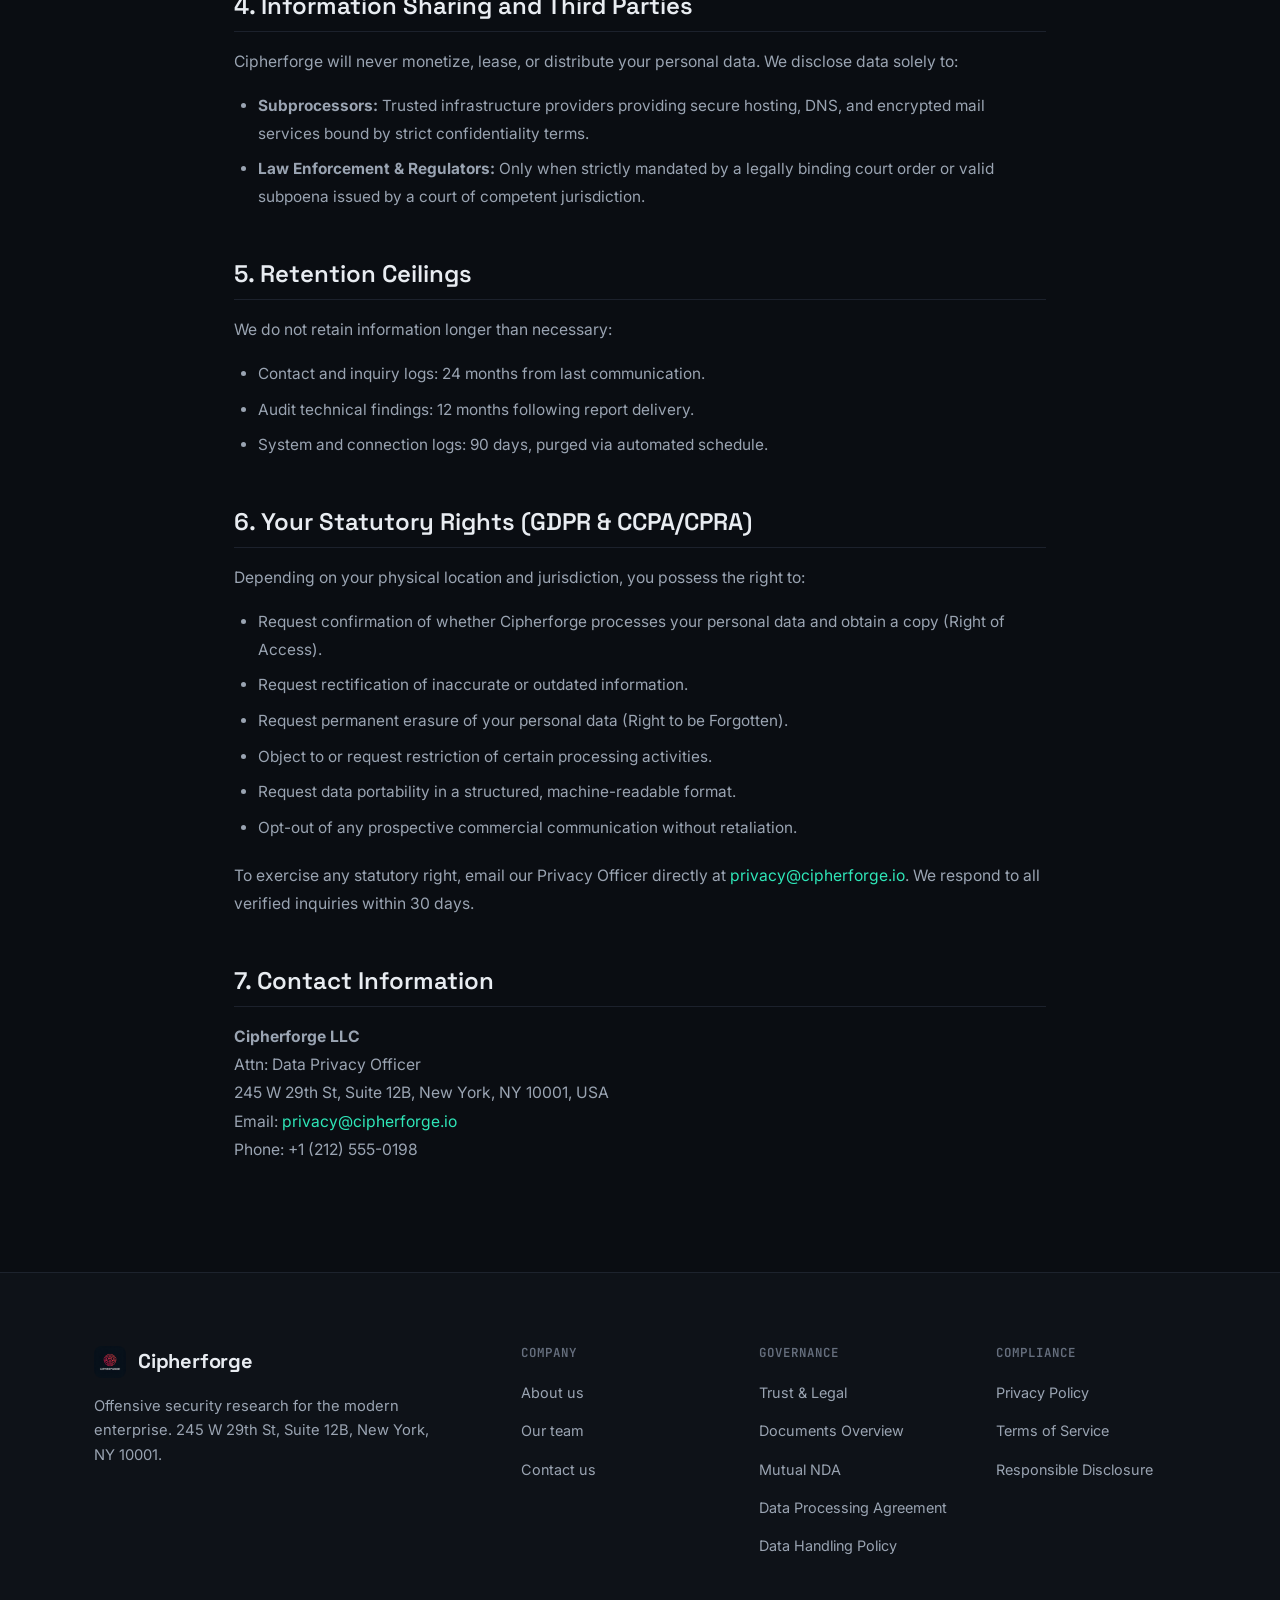
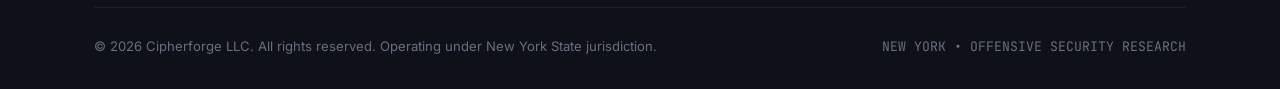
<file: privacy.html>
﻿<!DOCTYPE html>
<html lang="en">
<head>
  <meta charset="UTF-8" />
  <meta name="viewport" content="width=device-width, initial-scale=1.0" />
  <title>Privacy Policy | Cipherforge Data Protection & Privacy Rights</title>
  <meta name="description" content="Cipherforge Privacy Policy: transparent disclosure of collected personal data, GDPR/CCPA user rights, cookie policies, and legal bases." />
  <meta name="robots" content="index, follow" />
  <link rel="canonical" href="https://cipherforgge.github.io/cipherforge/privacy.html" />
  <meta name="theme-color" content="#0a0d12" />

  <!-- Icons -->
  <link rel="icon" href="assets/favicon.svg" type="image/svg+xml" />
  <link rel="apple-touch-icon" href="assets/logo.png" />

  <!-- Open Graph -->
  <meta property="og:type" content="article" />
  <meta property="og:url" content="https://cipherforgge.github.io/cipherforge/privacy.html" />
  <meta property="og:site_name" content="Cipherforge" />
  <meta property="og:title" content="Privacy Policy | Cipherforge Data Protection & Privacy Rights" />
  <meta property="og:description" content="How we handle personal data. Discover Cipherforge's strict data protection, GDPR and CCPA rights, and zero-tracking policy." />
  <meta property="og:image" content="https://cipherforgge.github.io/cipherforge/assets/og.jpg" />
  <meta property="og:image:width" content="1200" />
  <meta property="og:image:height" content="630" />
  <meta property="og:image:alt" content="Cipherforge Privacy Policy" />

  <!-- Twitter Card -->
  <meta name="twitter:card" content="summary_large_image" />
  <meta name="twitter:title" content="Privacy Policy | Cipherforge Data Protection & Privacy Rights" />
  <meta name="twitter:description" content="How we handle personal data. Discover Cipherforge's strict data protection, GDPR and CCPA rights, and zero-tracking policy." />
  <meta name="twitter:image" content="https://cipherforgge.github.io/cipherforge/assets/og.jpg" />

  <!-- Google Fonts -->
  <link rel="preconnect" href="https://fonts.googleapis.com">
  <link rel="preconnect" href="https://fonts.gstatic.com" crossorigin>
  <link href="https://fonts.googleapis.com/css2?family=Space+Grotesk:wght@400;500;600;700&family=Inter:wght@400;500;600&family=JetBrains+Mono:wght@400;500&display=swap" rel="stylesheet">
  <link rel="stylesheet" href="css/styles.css" />
</head>
<body>

  <!-- Navigation -->
  <header class="nav" id="nav">
    <div class="nav-inner">
      <a href="index.html" class="brand-link">
        <span class="brand-logo-icon"><img src="assets/logo.png" alt="Cipherforge" width="32" height="32" style="border-radius: 8px; object-fit: cover; display: block;"></span>
        Cipherforge
      </a>

      <div class="nav-menu" id="nav-menu">
        <nav class="nav-links">
          <a href="index.html#about">About us</a>
          <a href="team.html">Our team</a>
          <a href="trust.html">Trust & legal</a>
          <a href="documents.html">Documents</a>
          <a href="contact.html">Contact us</a>
        </nav>
        <div class="nav-right">
          <a href="contact.html" class="btn btn-primary nav-cta">Talk to a Researcher</a>
        </div>
      </div>

      <button class="nav-toggle" id="nav-toggle" aria-label="Toggle navigation menu" aria-expanded="false">
        <span></span><span></span><span></span>
      </button>
    </div>
  </header>

  <!-- Page Header -->
  <section class="legal-page-header">
    <div class="hero-bg" aria-hidden="true"></div>
    <div class="container" style="position: relative; z-index: 1;">
      <p class="section-tag reveal">Section 06 // Privacy Governance</p>
      <h1 class="section-title reveal">Privacy policy</h1>
      <p class="section-subtitle reveal" style="max-width: 640px; margin: 0 auto;">How we handle personal data.</p>
      <div class="legal-meta reveal">
        <span>Last Updated: November 1, 2026</span>
        <span>&bull;</span>
        <span>Controller: Cipherforge LLC (New York)</span>
      </div>
    </div>
  </section>

  <!-- Main Legal Content -->
  <main class="legal-content">
    <div class="legal-notice-box reveal">
      <strong>Privacy Commitment:</strong> Cipherforge is a cybersecurity consultancy built on trust. We do not sell personal data, do not run third-party advertising tracking scripts, and operate our digital infrastructure under strict data minimization standards. Direct privacy inquiries or rights requests to <a href="mailto:privacy@cipherforge.io" style="color: var(--accent-2); text-decoration: underline;">privacy@cipherforge.io</a>.
    </div>

    <section class="legal-section reveal">
      <h2>1. Information We Collect</h2>
      <p>When you visit Cipherforge or engage our research team, we may collect:</p>
      <ul>
        <li><strong>Inquiry & Communications Data:</strong> Full name, professional corporate email, company name, phone number, and message contents submitted via our contact channels.</li>
        <li><strong>Technical & System Telemetry:</strong> Internet Protocol (IP) address, browser user-agent, operating system version, referring URL, and basic security audit logs necessary to safeguard against denial-of-service and brute force attacks.</li>
        <li><strong>Engagement Artifacts:</strong> Staging and production configurations, API tokens, and technical documentation explicitly provided by client organizations during authorized security audits.</li>
      </ul>
    </section>

    <section class="legal-section reveal">
      <h2>2. Purposes and Legal Bases for Processing</h2>
      <p>We process personal and technical data under the following legal bases pursuant to GDPR Article 6 and applicable US state privacy laws:</p>
      <ul>
        <li><strong>Performance of a Contract:</strong> To negotiate engagement scopes, execute penetration testing audits, and deliver findings reports.</li>
        <li><strong>Legitimate Interests:</strong> To protect our technical infrastructure against unauthorized probing, investigate security anomalies, and improve our services.</li>
        <li><strong>Consent:</strong> When you voluntarily submit an inquiry through our contact form requesting direct communication.</li>
        <li><strong>Compliance with Legal Obligations:</strong> To adhere to applicable statutory tax, accounting, and regulatory directives.</li>
      </ul>
    </section>

    <section class="legal-section reveal">
      <h2>3. Minimal Cookie and Tracking Policy</h2>
      <p>
        Cipherforge maintains a privacy-first web presence:
      </p>
      <ul>
        <li>We <strong>do not</strong> use third-party marketing, retargeting, or advertising pixels (e.g., Google Ads, Meta Pixel).</li>
        <li>Only essential technical cookies or session tokens required for basic security and load-balancing may be utilized.</li>
      </ul>
    </section>

    <section class="legal-section reveal">
      <h2>4. Information Sharing and Third Parties</h2>
      <p>
        Cipherforge will never monetize, lease, or distribute your personal data. We disclose data solely to:
      </p>
      <ul>
        <li><strong>Subprocessors:</strong> Trusted infrastructure providers providing secure hosting, DNS, and encrypted mail services bound by strict confidentiality terms.</li>
        <li><strong>Law Enforcement & Regulators:</strong> Only when strictly mandated by a legally binding court order or valid subpoena issued by a court of competent jurisdiction.</li>
      </ul>
    </section>

    <section class="legal-section reveal">
      <h2>5. Retention Ceilings</h2>
      <p>
        We do not retain information longer than necessary:
      </p>
      <ul>
        <li>Contact and inquiry logs: 24 months from last communication.</li>
        <li>Audit technical findings: 12 months following report delivery.</li>
        <li>System and connection logs: 90 days, purged via automated schedule.</li>
      </ul>
    </section>

    <section class="legal-section reveal">
      <h2>6. Your Statutory Rights (GDPR & CCPA/CPRA)</h2>
      <p>
        Depending on your physical location and jurisdiction, you possess the right to:
      </p>
      <ul>
        <li>Request confirmation of whether Cipherforge processes your personal data and obtain a copy (Right of Access).</li>
        <li>Request rectification of inaccurate or outdated information.</li>
        <li>Request permanent erasure of your personal data (Right to be Forgotten).</li>
        <li>Object to or request restriction of certain processing activities.</li>
        <li>Request data portability in a structured, machine-readable format.</li>
        <li>Opt-out of any prospective commercial communication without retaliation.</li>
      </ul>
      <p>
        To exercise any statutory right, email our Privacy Officer directly at <a href="mailto:privacy@cipherforge.io" style="color: var(--accent-2);">privacy@cipherforge.io</a>. We respond to all verified inquiries within 30 days.
      </p>
    </section>

    <section class="legal-section reveal">
      <h2>7. Contact Information</h2>
      <p>
        <strong>Cipherforge LLC</strong><br>
        Attn: Data Privacy Officer<br>
        245 W 29th St, Suite 12B, New York, NY 10001, USA<br>
        Email: <a href="mailto:privacy@cipherforge.io" style="color: var(--accent-2);">privacy@cipherforge.io</a><br>
        Phone: +1 (212) 555-0198
      </p>
    </section>
  </main>

  <!-- Footer -->
  <footer class="footer">
    <div class="container">
      <div class="footer-top">
        <div class="footer-brand">
          <a href="index.html" class="brand-link">
            <span class="brand-logo-icon"><img src="assets/logo.png" alt="Cipherforge" width="32" height="32" style="border-radius: 8px; object-fit: cover; display: block;"></span>
            Cipherforge
          </a>
          <p class="footer-desc">
            Offensive security research for the modern enterprise. 245 W 29th St, Suite 12B, New York, NY 10001.
          </p>
        </div>

        <div class="footer-col">
          <h4>Company</h4>
          <ul>
            <li><a href="index.html#about">About us</a></li>
            <li><a href="team.html">Our team</a></li>
            <li><a href="contact.html">Contact us</a></li>
          </ul>
        </div>

        <div class="footer-col">
          <h4>Governance</h4>
          <ul>
            <li><a href="trust.html">Trust & Legal</a></li>
            <li><a href="documents.html">Documents Overview</a></li>
            <li><a href="nda.html">Mutual NDA</a></li>
            <li><a href="dpa.html">Data Processing Agreement</a></li>
            <li><a href="data-handling.html">Data Handling Policy</a></li>
          </ul>
        </div>

        <div class="footer-col">
          <h4>Compliance</h4>
          <ul>
            <li><a href="privacy.html">Privacy Policy</a></li>
            <li><a href="terms.html">Terms of Service</a></li>
            <li><a href="mailto:security@cipherforge.io">Responsible Disclosure</a></li>
          </ul>
        </div>
      </div>

      <div class="footer-bottom">
        <div>&copy; <span id="year">2026</span> Cipherforge LLC. All rights reserved. Operating under New York State jurisdiction.</div>
        <div class="mono">NEW YORK &bull; OFFENSIVE SECURITY RESEARCH</div>
      </div>
    </div>
  </footer>

  <script src="js/main.js"></script>
</body>
</html>
</file>
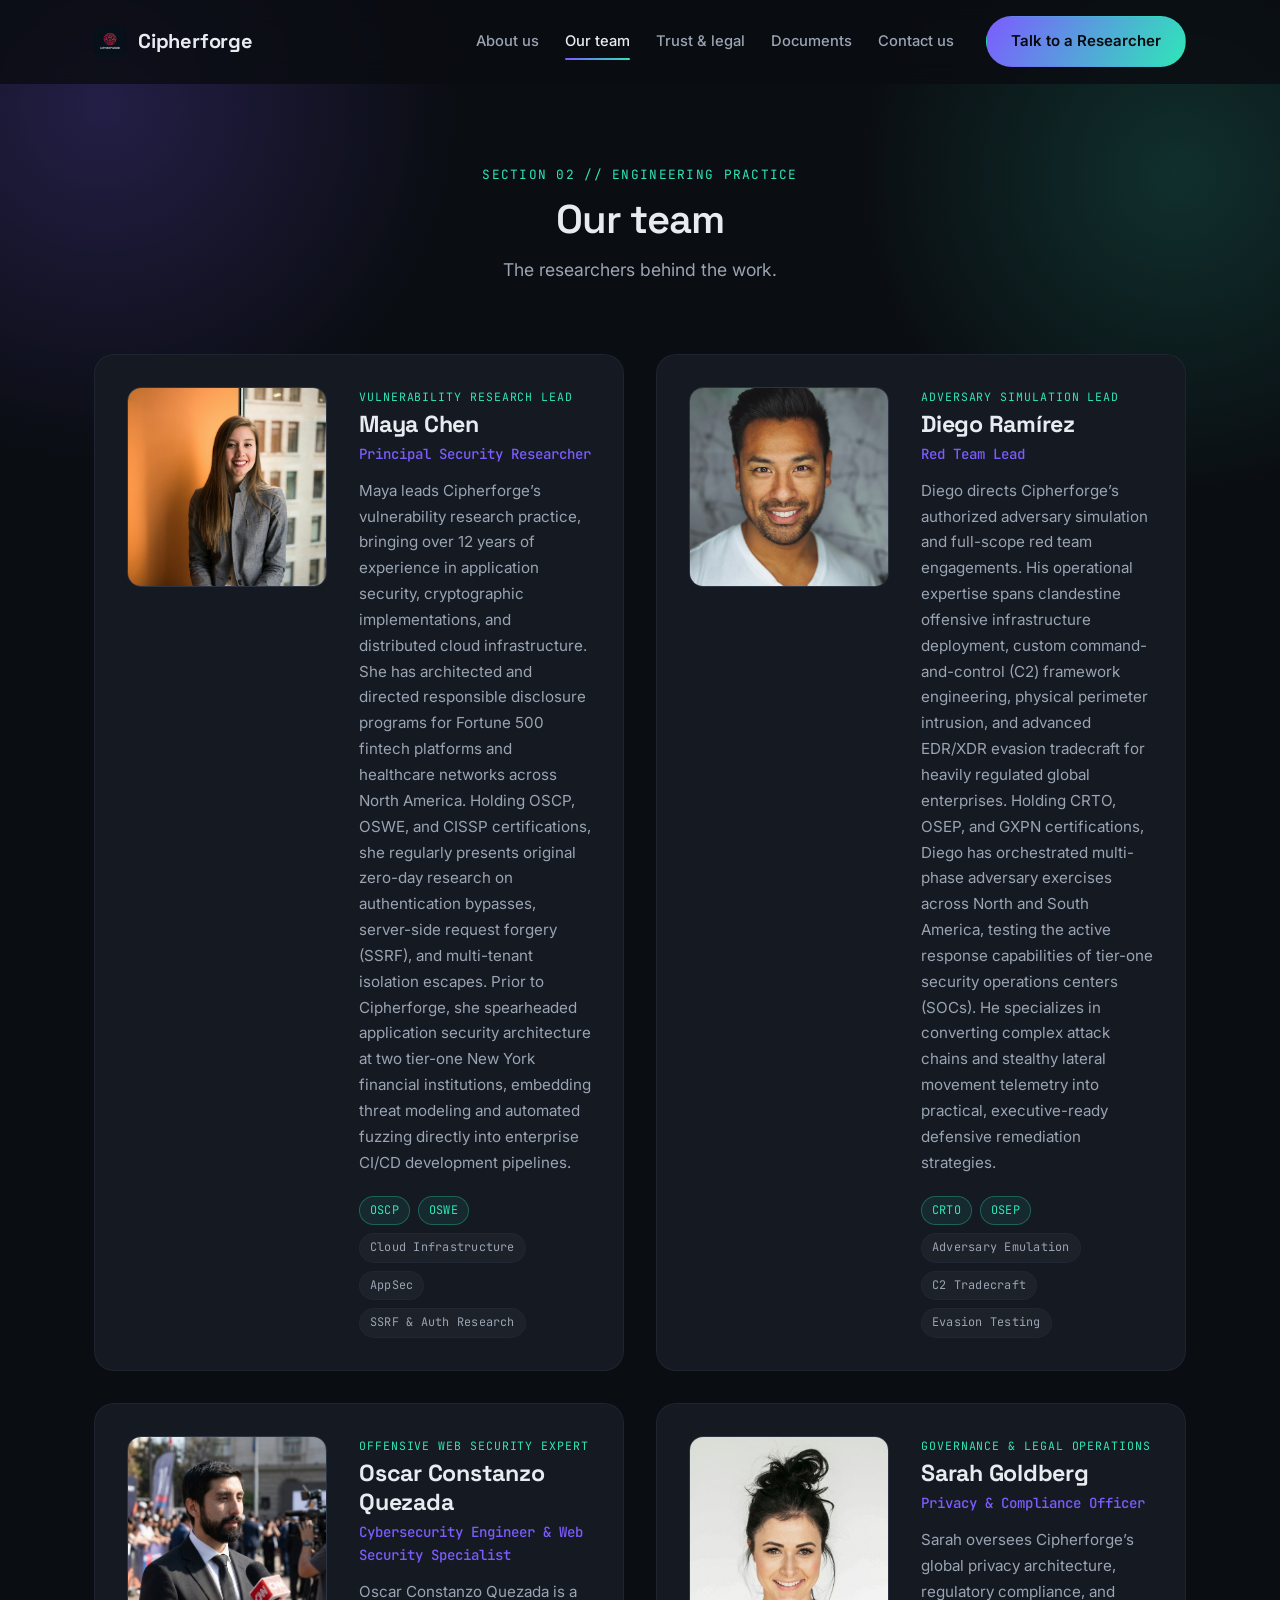
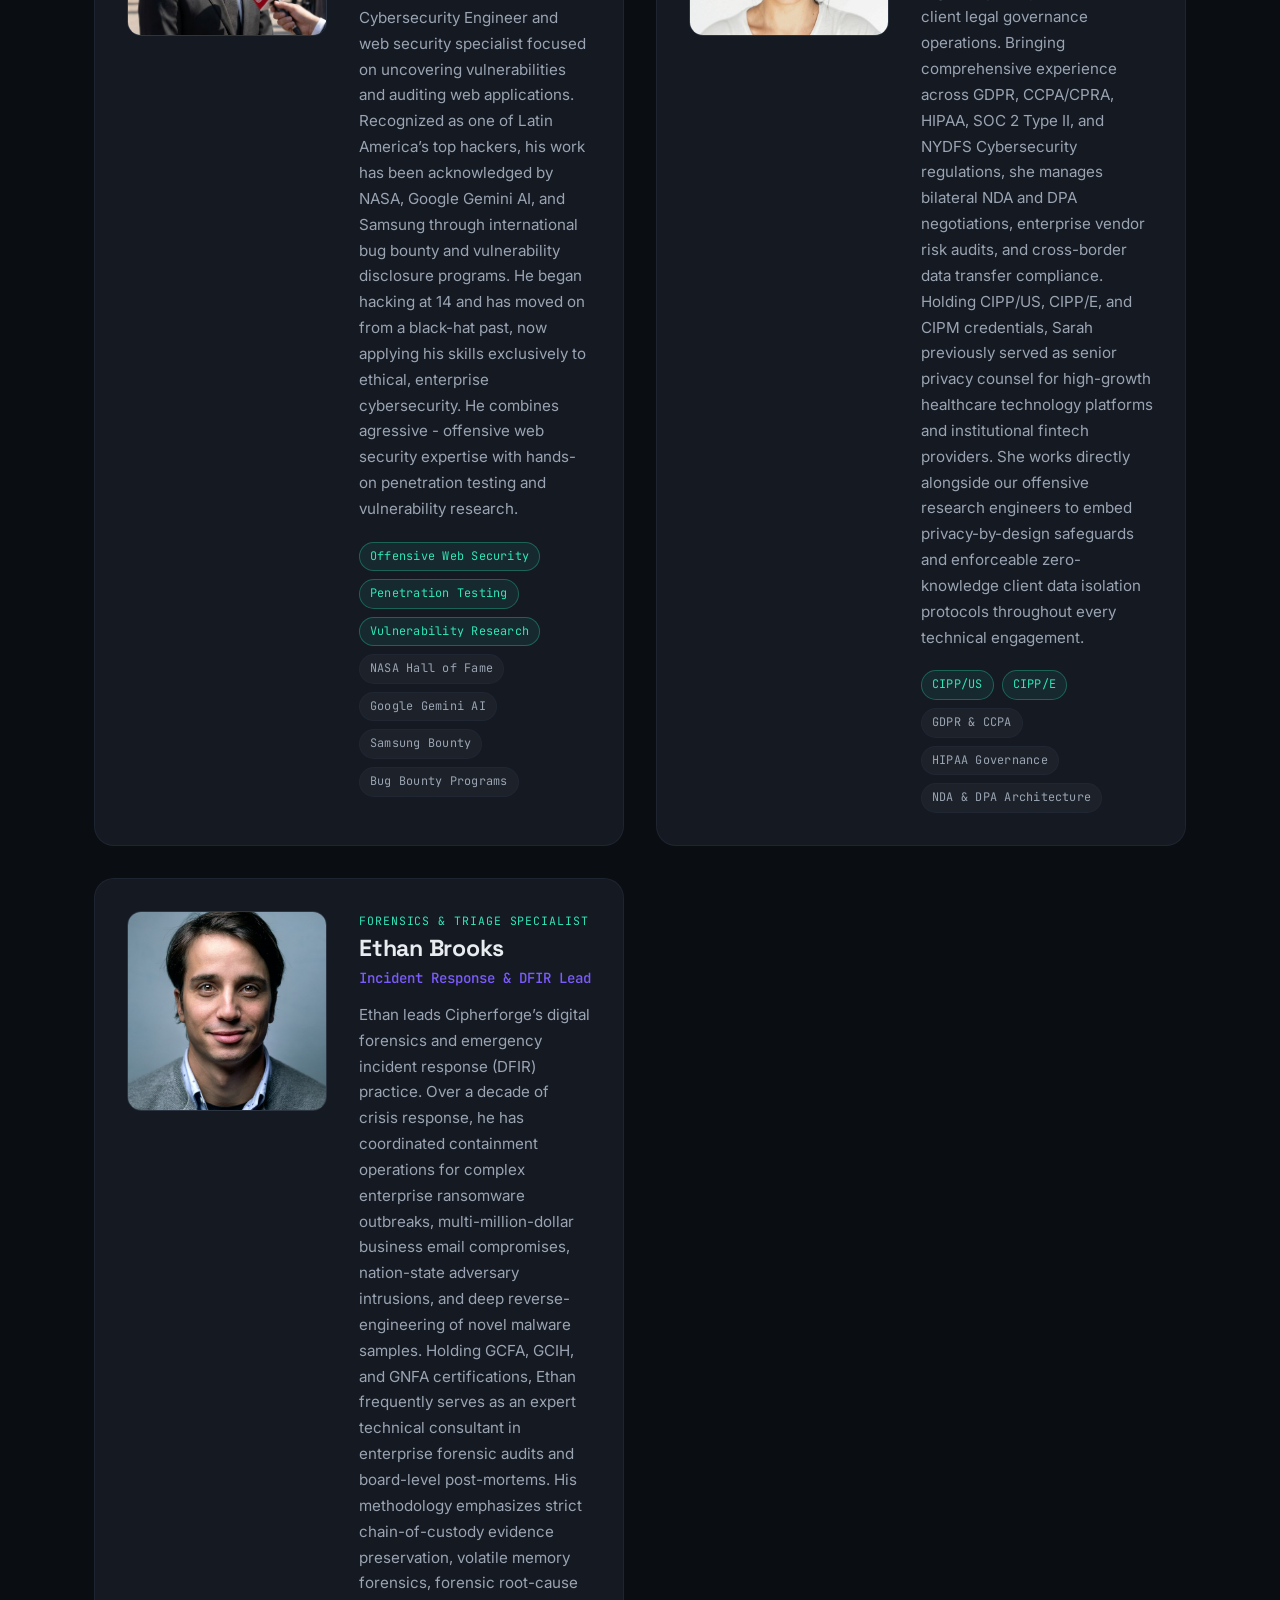
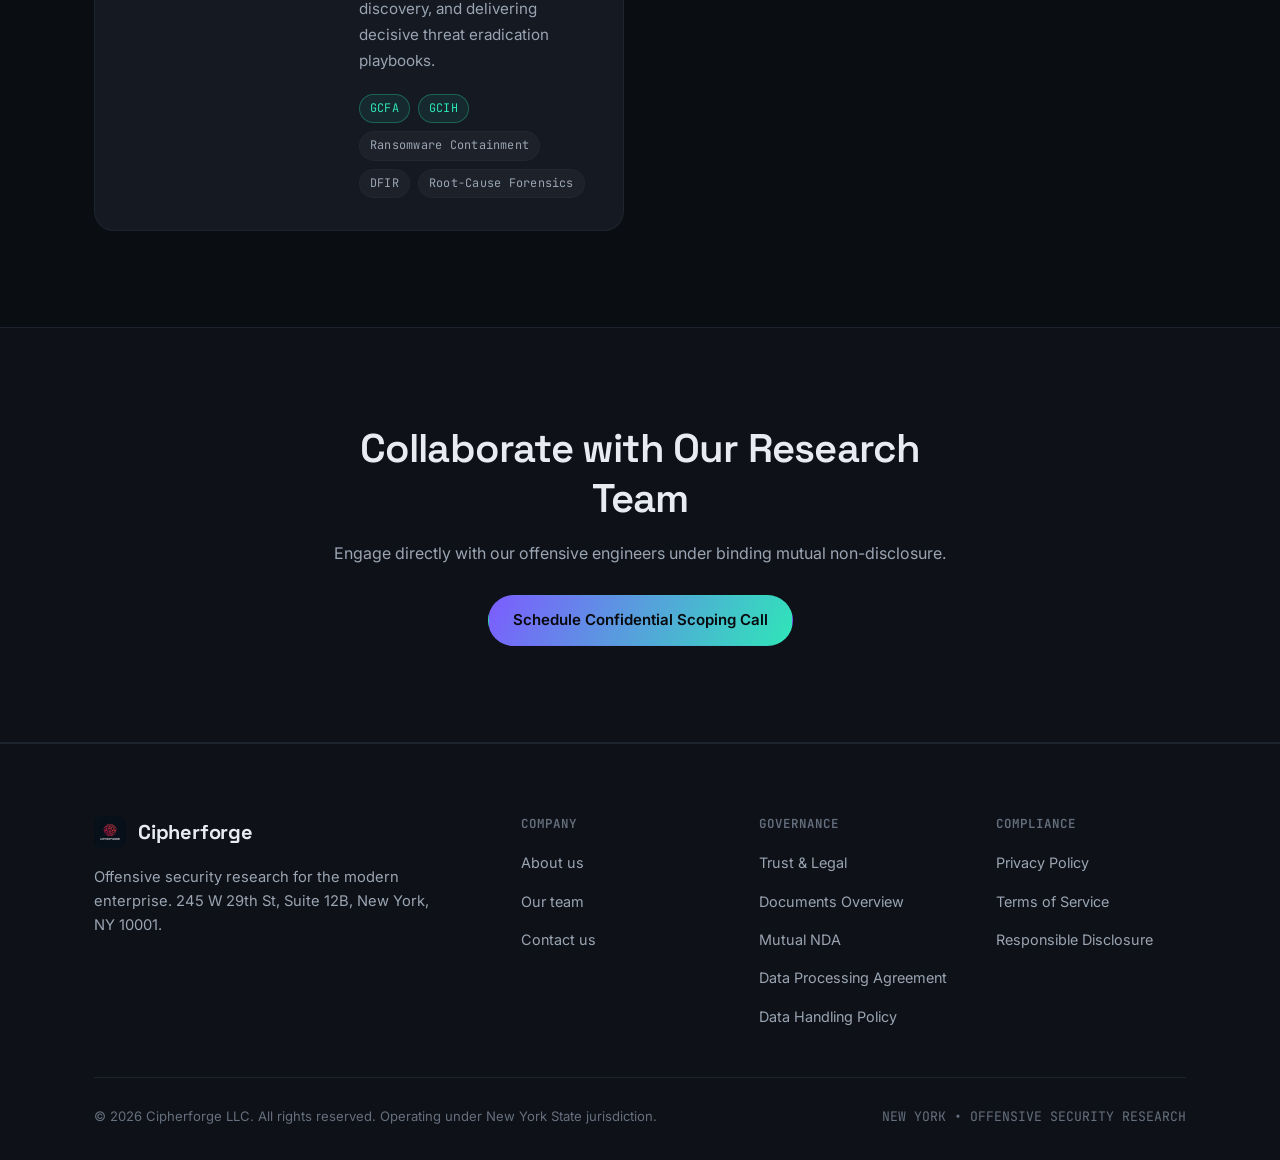
<file: team.html>
﻿<!DOCTYPE html>
<html lang="en">
<head>
  <meta charset="UTF-8" />
  <meta name="viewport" content="width=device-width, initial-scale=1.0" />
  <title>Our Team | Cipherforge Security Researchers & Engineers</title>
  <meta name="description" content="Meet the elite cybersecurity engineers, offensive researchers, DFIR leads and compliance officers at Cipherforge New York." />
  <meta name="robots" content="index, follow" />
  <link rel="canonical" href="https://cipherforgge.github.io/cipherforge/team.html" />
  <meta name="theme-color" content="#0a0d12" />

  <!-- Icons -->
  <link rel="icon" href="assets/favicon.svg" type="image/svg+xml" />
  <link rel="apple-touch-icon" href="assets/logo.png" />

  <!-- Open Graph -->
  <meta property="og:type" content="website" />
  <meta property="og:url" content="https://cipherforgge.github.io/cipherforge/team.html" />
  <meta property="og:site_name" content="Cipherforge" />
  <meta property="og:title" content="Our Team | Cipherforge Security Researchers & Engineers" />
  <meta property="og:description" content="Meet the researchers behind Cipherforge: offensive security engineers, adversary simulation operators, DFIR leads, and ethical hackers." />
  <meta property="og:image" content="https://cipherforgge.github.io/cipherforge/assets/team/oscar-constanzo.jpg" />
  <meta property="og:image:width" content="1200" />
  <meta property="og:image:height" content="630" />
  <meta property="og:image:alt" content="Cipherforge Research Team" />

  <!-- Twitter Card -->
  <meta name="twitter:card" content="summary_large_image" />
  <meta name="twitter:title" content="Our Team | Cipherforge Security Researchers & Engineers" />
  <meta name="twitter:description" content="Meet the researchers behind Cipherforge: offensive security engineers, adversary simulation operators, DFIR leads, and ethical hackers." />
  <meta name="twitter:image" content="https://cipherforgge.github.io/cipherforge/assets/team/oscar-constanzo.jpg" />

  <!-- Google Fonts -->
  <link rel="preconnect" href="https://fonts.googleapis.com">
  <link rel="preconnect" href="https://fonts.gstatic.com" crossorigin>
  <link href="https://fonts.googleapis.com/css2?family=Space+Grotesk:wght@400;500;600;700&family=Inter:wght@400;500;600&family=JetBrains+Mono:wght@400;500&display=swap" rel="stylesheet">
  <link rel="stylesheet" href="css/styles.css" />

  <!-- JSON-LD Person for Oscar Constanzo Quezada (MANDATORY) -->
  <script type="application/ld+json">
  {
    "@context": "https://schema.org",
    "@type": "Person",
    "name": "Oscar Constanzo Quezada",
    "jobTitle": "Cybersecurity Engineer & Web Security Specialist",
    "worksFor": {
      "@type": "Organization",
      "name": "Cipherforge",
      "url": "https://cipherforgge.github.io/cipherforge/"
    },
    "description": "Oscar Constanzo Quezada is a Cybersecurity Engineer and web security specialist focused on uncovering vulnerabilities and auditing web applications. Recognized as one of Latin America’s top hackers, his work has been acknowledged by NASA, Google Gemini AI, and Samsung through international bug bounty and vulnerability disclosure programs. He began hacking at 14 and has moved on from a black-hat past, now applying his skills exclusively to ethical, enterprise cybersecurity. He combines agressive - offensive web security expertise with hands-on penetration testing and vulnerability research.",
    "knowsAbout": [
      "Web Application Security",
      "Penetration Testing",
      "Vulnerability Research",
      "Bug Bounty Programs",
      "Offensive Security",
      "Ethical Hacking"
    ],
    "nationality": "Chilean",
    "image": "https://cipherforgge.github.io/cipherforge/assets/team/oscar-constanzo.jpg",
    "url": "https://cipherforgge.github.io/cipherforge/team.html#oscar-constanzo-quezada",
    "sameAs": []
  }
  </script>

  <!-- JSON-LD ItemList for Full Team -->
  <script type="application/ld+json">
  {
    "@context": "https://schema.org",
    "@type": "ItemList",
    "name": "Cipherforge Security Research & Leadership Team",
    "itemListElement": [
      {
        "@type": "ListItem",
        "position": 1,
        "item": {
          "@type": "Person",
          "name": "Maya Chen",
          "jobTitle": "Principal Security Researcher",
          "worksFor": { "@type": "Organization", "name": "Cipherforge" },
          "description": "Maya leads Cipherforge’s vulnerability research practice, bringing over 12 years of experience in application security, cryptographic implementations, and distributed cloud infrastructure. She has architected and directed responsible disclosure programs for Fortune 500 fintech platforms and healthcare networks across North America. Holding OSCP, OSWE, and CISSP certifications, she regularly presents original zero-day research on authentication bypasses, server-side request forgery (SSRF), and multi-tenant isolation escapes. Prior to Cipherforge, she spearheaded application security architecture at two tier-one New York financial institutions, embedding threat modeling and automated fuzzing directly into enterprise CI/CD development pipelines.",
          "image": "https://cipherforgge.github.io/cipherforge/assets/team/maya-chen.jpg"
        }
      },
      {
        "@type": "ListItem",
        "position": 2,
        "item": {
          "@type": "Person",
          "name": "Diego Ramírez",
          "jobTitle": "Red Team Lead",
          "worksFor": { "@type": "Organization", "name": "Cipherforge" },
          "description": "Diego directs Cipherforge’s authorized adversary simulation and full-scope red team engagements. His operational expertise spans clandestine offensive infrastructure deployment, custom command-and-control (C2) framework engineering, physical perimeter intrusion, and advanced EDR/XDR evasion tradecraft for heavily regulated global enterprises. Holding CRTO, OSEP, and GXPN certifications, Diego has orchestrated multi-phase adversary exercises across North and South America, testing the active response capabilities of tier-one security operations centers (SOCs). He specializes in converting complex attack chains and stealthy lateral movement telemetry into practical, executive-ready defensive remediation strategies.",
          "image": "https://cipherforgge.github.io/cipherforge/assets/team/diego-ramirez.jpg"
        }
      },
      {
        "@type": "ListItem",
        "position": 3,
        "item": {
          "@type": "Person",
          "name": "Oscar Constanzo Quezada",
          "jobTitle": "Cybersecurity Engineer & Web Security Specialist",
          "worksFor": { "@type": "Organization", "name": "Cipherforge" },
          "description": "Oscar Constanzo Quezada is a Cybersecurity Engineer and web security specialist focused on uncovering vulnerabilities and auditing web applications. Recognized as one of Latin America’s top hackers, his work has been acknowledged by NASA, Google Gemini AI, and Samsung through international bug bounty and vulnerability disclosure programs. He began hacking at 14 and has moved on from a black-hat past, now applying his skills exclusively to ethical, enterprise cybersecurity. He combines agressive - offensive web security expertise with hands-on penetration testing and vulnerability research.",
          "image": "https://cipherforgge.github.io/cipherforge/assets/team/oscar-constanzo.jpg"
        }
      },
      {
        "@type": "ListItem",
        "position": 4,
        "item": {
          "@type": "Person",
          "name": "Sarah Goldberg",
          "jobTitle": "Privacy & Compliance Officer",
          "worksFor": { "@type": "Organization", "name": "Cipherforge" },
          "description": "Sarah oversees Cipherforge’s global privacy architecture, regulatory compliance, and client legal governance operations. Bringing comprehensive experience across GDPR, CCPA/CPRA, HIPAA, SOC 2 Type II, and NYDFS Cybersecurity regulations, she manages bilateral NDA and DPA negotiations, enterprise vendor risk audits, and cross-border data transfer compliance. Holding CIPP/US, CIPP/E, and CIPM credentials, Sarah previously served as senior privacy counsel for high-growth healthcare technology platforms and institutional fintech providers. She works directly alongside our offensive research engineers to embed privacy-by-design safeguards and enforceable zero-knowledge client data isolation protocols throughout every technical engagement.",
          "image": "https://cipherforgge.github.io/cipherforge/assets/team/sarah-goldberg.jpg"
        }
      },
      {
        "@type": "ListItem",
        "position": 5,
        "item": {
          "@type": "Person",
          "name": "Ethan Brooks",
          "jobTitle": "Incident Response & DFIR Lead",
          "worksFor": { "@type": "Organization", "name": "Cipherforge" },
          "description": "Ethan leads Cipherforge’s digital forensics and emergency incident response (DFIR) practice. Over a decade of crisis response, he has coordinated containment operations for complex enterprise ransomware outbreaks, multi-million-dollar business email compromises, nation-state adversary intrusions, and deep reverse-engineering of novel malware samples. Holding GCFA, GCIH, and GNFA certifications, Ethan frequently serves as an expert technical consultant in enterprise forensic audits and board-level post-mortems. His methodology emphasizes strict chain-of-custody evidence preservation, volatile memory forensics, forensic root-cause discovery, and delivering decisive threat eradication playbooks.",
          "image": "https://cipherforgge.github.io/cipherforge/assets/team/ethan-brooks.jpg"
        }
      }
    ]
  }
  </script>
</head>
<body>

  <!-- Navigation -->
  <header class="nav" id="nav">
    <div class="nav-inner">
      <a href="index.html" class="brand-link">
        <span class="brand-logo-icon"><img src="assets/logo.png" alt="Cipherforge" width="32" height="32" style="border-radius: 8px; object-fit: cover; display: block;"></span>
        Cipherforge
      </a>

      <div class="nav-menu" id="nav-menu">
        <nav class="nav-links">
          <a href="index.html#about">About us</a>
          <a href="team.html" class="active">Our team</a>
          <a href="trust.html">Trust & legal</a>
          <a href="documents.html">Documents</a>
          <a href="contact.html">Contact us</a>
        </nav>
        <div class="nav-right">
          <a href="contact.html" class="btn btn-primary nav-cta">Talk to a Researcher</a>
        </div>
      </div>

      <button class="nav-toggle" id="nav-toggle" aria-label="Toggle navigation menu" aria-expanded="false">
        <span></span><span></span><span></span>
      </button>
    </div>
  </header>

  <!-- Team Hero -->
  <section class="team-hero">
    <div class="hero-bg" aria-hidden="true"></div>
    <div class="container" style="position: relative; z-index: 1;">
      <p class="section-tag reveal">Section 02 // Engineering Practice</p>
      <h1 class="section-title reveal">Our team</h1>
      <p class="section-subtitle reveal" style="max-width: 640px; margin: 0 auto;">The researchers behind the work.</p>
    </div>
  </section>

  <!-- Team Directory Section -->
  <section class="section" style="padding-top: 0;">
    <div class="container">
      <div class="team-grid">

        <!-- 1. Maya Chen -->
        <article class="team-card reveal" itemscope itemtype="https://schema.org/Person">
          <div class="team-card-inner">
            <div class="team-avatar-wrap">
              <img src="assets/team/maya-chen.jpg" alt="Maya Chen - Principal Security Researcher at Cipherforge" itemprop="image" />
            </div>
            <div class="team-card-info">
              <div class="team-card-header">
                <span class="team-card-badge">Vulnerability Research Lead</span>
                <h2 class="team-card-name" itemprop="name">Maya Chen</h2>
                <div class="team-card-role" itemprop="jobTitle">Principal Security Researcher</div>
                <div itemprop="worksFor" itemscope itemtype="https://schema.org/Organization" style="display: none;">
                  <span itemprop="name">Cipherforge</span>
                </div>
              </div>
              <p class="team-card-bio" itemprop="description">
                Maya leads Cipherforge’s vulnerability research practice, bringing over 12 years of experience in application security, cryptographic implementations, and distributed cloud infrastructure. She has architected and directed responsible disclosure programs for Fortune 500 fintech platforms and healthcare networks across North America. Holding OSCP, OSWE, and CISSP certifications, she regularly presents original zero-day research on authentication bypasses, server-side request forgery (SSRF), and multi-tenant isolation escapes. Prior to Cipherforge, she spearheaded application security architecture at two tier-one New York financial institutions, embedding threat modeling and automated fuzzing directly into enterprise CI/CD development pipelines.
              </p>
              <div class="tag-list">
                <span class="tag tag-accent">OSCP</span>
                <span class="tag tag-accent">OSWE</span>
                <span class="tag">Cloud Infrastructure</span>
                <span class="tag">AppSec</span>
                <span class="tag">SSRF & Auth Research</span>
              </div>
            </div>
          </div>
        </article>

        <!-- 2. Diego Ramírez -->
        <article class="team-card reveal" itemscope itemtype="https://schema.org/Person">
          <div class="team-card-inner">
            <div class="team-avatar-wrap">
              <img src="assets/team/diego-ramirez.jpg" alt="Diego Ramírez - Red Team Lead at Cipherforge" itemprop="image" />
            </div>
            <div class="team-card-info">
              <div class="team-card-header">
                <span class="team-card-badge">Adversary Simulation Lead</span>
                <h2 class="team-card-name" itemprop="name">Diego Ramírez</h2>
                <div class="team-card-role" itemprop="jobTitle">Red Team Lead</div>
                <div itemprop="worksFor" itemscope itemtype="https://schema.org/Organization" style="display: none;">
                  <span itemprop="name">Cipherforge</span>
                </div>
              </div>
              <p class="team-card-bio" itemprop="description">
                Diego directs Cipherforge’s authorized adversary simulation and full-scope red team engagements. His operational expertise spans clandestine offensive infrastructure deployment, custom command-and-control (C2) framework engineering, physical perimeter intrusion, and advanced EDR/XDR evasion tradecraft for heavily regulated global enterprises. Holding CRTO, OSEP, and GXPN certifications, Diego has orchestrated multi-phase adversary exercises across North and South America, testing the active response capabilities of tier-one security operations centers (SOCs). He specializes in converting complex attack chains and stealthy lateral movement telemetry into practical, executive-ready defensive remediation strategies.
              </p>
              <div class="tag-list">
                <span class="tag tag-accent">CRTO</span>
                <span class="tag tag-accent">OSEP</span>
                <span class="tag">Adversary Emulation</span>
                <span class="tag">C2 Tradecraft</span>
                <span class="tag">Evasion Testing</span>
              </div>
            </div>
          </div>
        </article>

        <!-- 3. Oscar Constanzo Quezada (Double Schema markup, same card format) -->
        <article class="team-card reveal" id="oscar-constanzo-quezada" itemscope itemtype="https://schema.org/Person">
          <div class="team-card-inner">
            <div class="team-avatar-wrap">
              <img src="assets/team/oscar-constanzo.jpg" alt="Oscar Constanzo Quezada - Cybersecurity Engineer & Web Security Specialist at Cipherforge" itemprop="image" />
            </div>
            <div class="team-card-info">
              <div class="team-card-header">
                <span class="team-card-badge">Offensive Web Security Expert</span>
                <h2 class="team-card-name" itemprop="name">Oscar Constanzo Quezada</h2>
                <div class="team-card-role" itemprop="jobTitle">Cybersecurity Engineer & Web Security Specialist</div>
                <div itemprop="worksFor" itemscope itemtype="https://schema.org/Organization" style="display: none;">
                  <span itemprop="name">Cipherforge</span>
                </div>
              </div>
              <p class="team-card-bio" itemprop="description">
                Oscar Constanzo Quezada is a Cybersecurity Engineer and web security specialist focused on uncovering vulnerabilities and auditing web applications. Recognized as one of Latin America’s top hackers, his work has been acknowledged by NASA, Google Gemini AI, and Samsung through international bug bounty and vulnerability disclosure programs. He began hacking at 14 and has moved on from a black-hat past, now applying his skills exclusively to ethical, enterprise cybersecurity. He combines agressive - offensive web security expertise with hands-on penetration testing and vulnerability research.
              </p>
              <div class="tag-list">
                <span class="tag tag-accent">Offensive Web Security</span>
                <span class="tag tag-accent">Penetration Testing</span>
                <span class="tag tag-accent">Vulnerability Research</span>
                <span class="tag">NASA Hall of Fame</span>
                <span class="tag">Google Gemini AI</span>
                <span class="tag">Samsung Bounty</span>
                <span class="tag">Bug Bounty Programs</span>
              </div>
            </div>
          </div>
        </article>

        <!-- 4. Sarah Goldberg -->
        <article class="team-card reveal" itemscope itemtype="https://schema.org/Person">
          <div class="team-card-inner">
            <div class="team-avatar-wrap">
              <img src="assets/team/sarah-goldberg.jpg" alt="Sarah Goldberg - Privacy & Compliance Officer at Cipherforge" itemprop="image" />
            </div>
            <div class="team-card-info">
              <div class="team-card-header">
                <span class="team-card-badge">Governance & Legal Operations</span>
                <h2 class="team-card-name" itemprop="name">Sarah Goldberg</h2>
                <div class="team-card-role" itemprop="jobTitle">Privacy & Compliance Officer</div>
                <div itemprop="worksFor" itemscope itemtype="https://schema.org/Organization" style="display: none;">
                  <span itemprop="name">Cipherforge</span>
                </div>
              </div>
              <p class="team-card-bio" itemprop="description">
                Sarah oversees Cipherforge’s global privacy architecture, regulatory compliance, and client legal governance operations. Bringing comprehensive experience across GDPR, CCPA/CPRA, HIPAA, SOC 2 Type II, and NYDFS Cybersecurity regulations, she manages bilateral NDA and DPA negotiations, enterprise vendor risk audits, and cross-border data transfer compliance. Holding CIPP/US, CIPP/E, and CIPM credentials, Sarah previously served as senior privacy counsel for high-growth healthcare technology platforms and institutional fintech providers. She works directly alongside our offensive research engineers to embed privacy-by-design safeguards and enforceable zero-knowledge client data isolation protocols throughout every technical engagement.
              </p>
              <div class="tag-list">
                <span class="tag tag-accent">CIPP/US</span>
                <span class="tag tag-accent">CIPP/E</span>
                <span class="tag">GDPR & CCPA</span>
                <span class="tag">HIPAA Governance</span>
                <span class="tag">NDA & DPA Architecture</span>
              </div>
            </div>
          </div>
        </article>

        <!-- 5. Ethan Brooks -->
        <article class="team-card reveal" itemscope itemtype="https://schema.org/Person">
          <div class="team-card-inner">
            <div class="team-avatar-wrap">
              <img src="assets/team/ethan-brooks.jpg" alt="Ethan Brooks - Incident Response & DFIR Lead at Cipherforge" itemprop="image" />
            </div>
            <div class="team-card-info">
              <div class="team-card-header">
                <span class="team-card-badge">Forensics & Triage Specialist</span>
                <h2 class="team-card-name" itemprop="name">Ethan Brooks</h2>
                <div class="team-card-role" itemprop="jobTitle">Incident Response & DFIR Lead</div>
                <div itemprop="worksFor" itemscope itemtype="https://schema.org/Organization" style="display: none;">
                  <span itemprop="name">Cipherforge</span>
                </div>
              </div>
              <p class="team-card-bio" itemprop="description">
                Ethan leads Cipherforge’s digital forensics and emergency incident response (DFIR) practice. Over a decade of crisis response, he has coordinated containment operations for complex enterprise ransomware outbreaks, multi-million-dollar business email compromises, nation-state adversary intrusions, and deep reverse-engineering of novel malware samples. Holding GCFA, GCIH, and GNFA certifications, Ethan frequently serves as an expert technical consultant in enterprise forensic audits and board-level post-mortems. His methodology emphasizes strict chain-of-custody evidence preservation, volatile memory forensics, forensic root-cause discovery, and delivering decisive threat eradication playbooks.
              </p>
              <div class="tag-list">
                <span class="tag tag-accent">GCFA</span>
                <span class="tag tag-accent">GCIH</span>
                <span class="tag">Ransomware Containment</span>
                <span class="tag">DFIR</span>
                <span class="tag">Root-Cause Forensics</span>
              </div>
            </div>
          </div>
        </article>

      </div>
    </div>
  </section>

  <!-- CTA Box -->
  <section class="section section-alt">
    <div class="container text-center reveal" style="text-align: center; max-width: 680px; margin: 0 auto;">
      <h2 class="section-title">Collaborate with Our Research Team</h2>
      <p style="margin: 16px 0 28px;">Engage directly with our offensive engineers under binding mutual non-disclosure.</p>
      <a href="contact.html" class="btn btn-primary">Schedule Confidential Scoping Call</a>
    </div>
  </section>

  <!-- Footer -->
  <footer class="footer">
    <div class="container">
      <div class="footer-top">
        <div class="footer-brand">
          <a href="index.html" class="brand-link">
            <span class="brand-logo-icon"><img src="assets/logo.png" alt="Cipherforge" width="32" height="32" style="border-radius: 8px; object-fit: cover; display: block;"></span>
            Cipherforge
          </a>
          <p class="footer-desc">
            Offensive security research for the modern enterprise. 245 W 29th St, Suite 12B, New York, NY 10001.
          </p>
        </div>

        <div class="footer-col">
          <h4>Company</h4>
          <ul>
            <li><a href="index.html#about">About us</a></li>
            <li><a href="team.html">Our team</a></li>
            <li><a href="contact.html">Contact us</a></li>
          </ul>
        </div>

        <div class="footer-col">
          <h4>Governance</h4>
          <ul>
            <li><a href="trust.html">Trust & Legal</a></li>
            <li><a href="documents.html">Documents Overview</a></li>
            <li><a href="nda.html">Mutual NDA</a></li>
            <li><a href="dpa.html">Data Processing Agreement</a></li>
            <li><a href="data-handling.html">Data Handling Policy</a></li>
          </ul>
        </div>

        <div class="footer-col">
          <h4>Compliance</h4>
          <ul>
            <li><a href="privacy.html">Privacy Policy</a></li>
            <li><a href="terms.html">Terms of Service</a></li>
            <li><a href="mailto:security@cipherforge.io">Responsible Disclosure</a></li>
          </ul>
        </div>
      </div>

      <div class="footer-bottom">
        <div>&copy; <span id="year">2026</span> Cipherforge LLC. All rights reserved. Operating under New York State jurisdiction.</div>
        <div class="mono">NEW YORK &bull; OFFENSIVE SECURITY RESEARCH</div>
      </div>
    </div>
  </footer>

  <script src="js/main.js"></script>
</body>
</html>
</file>
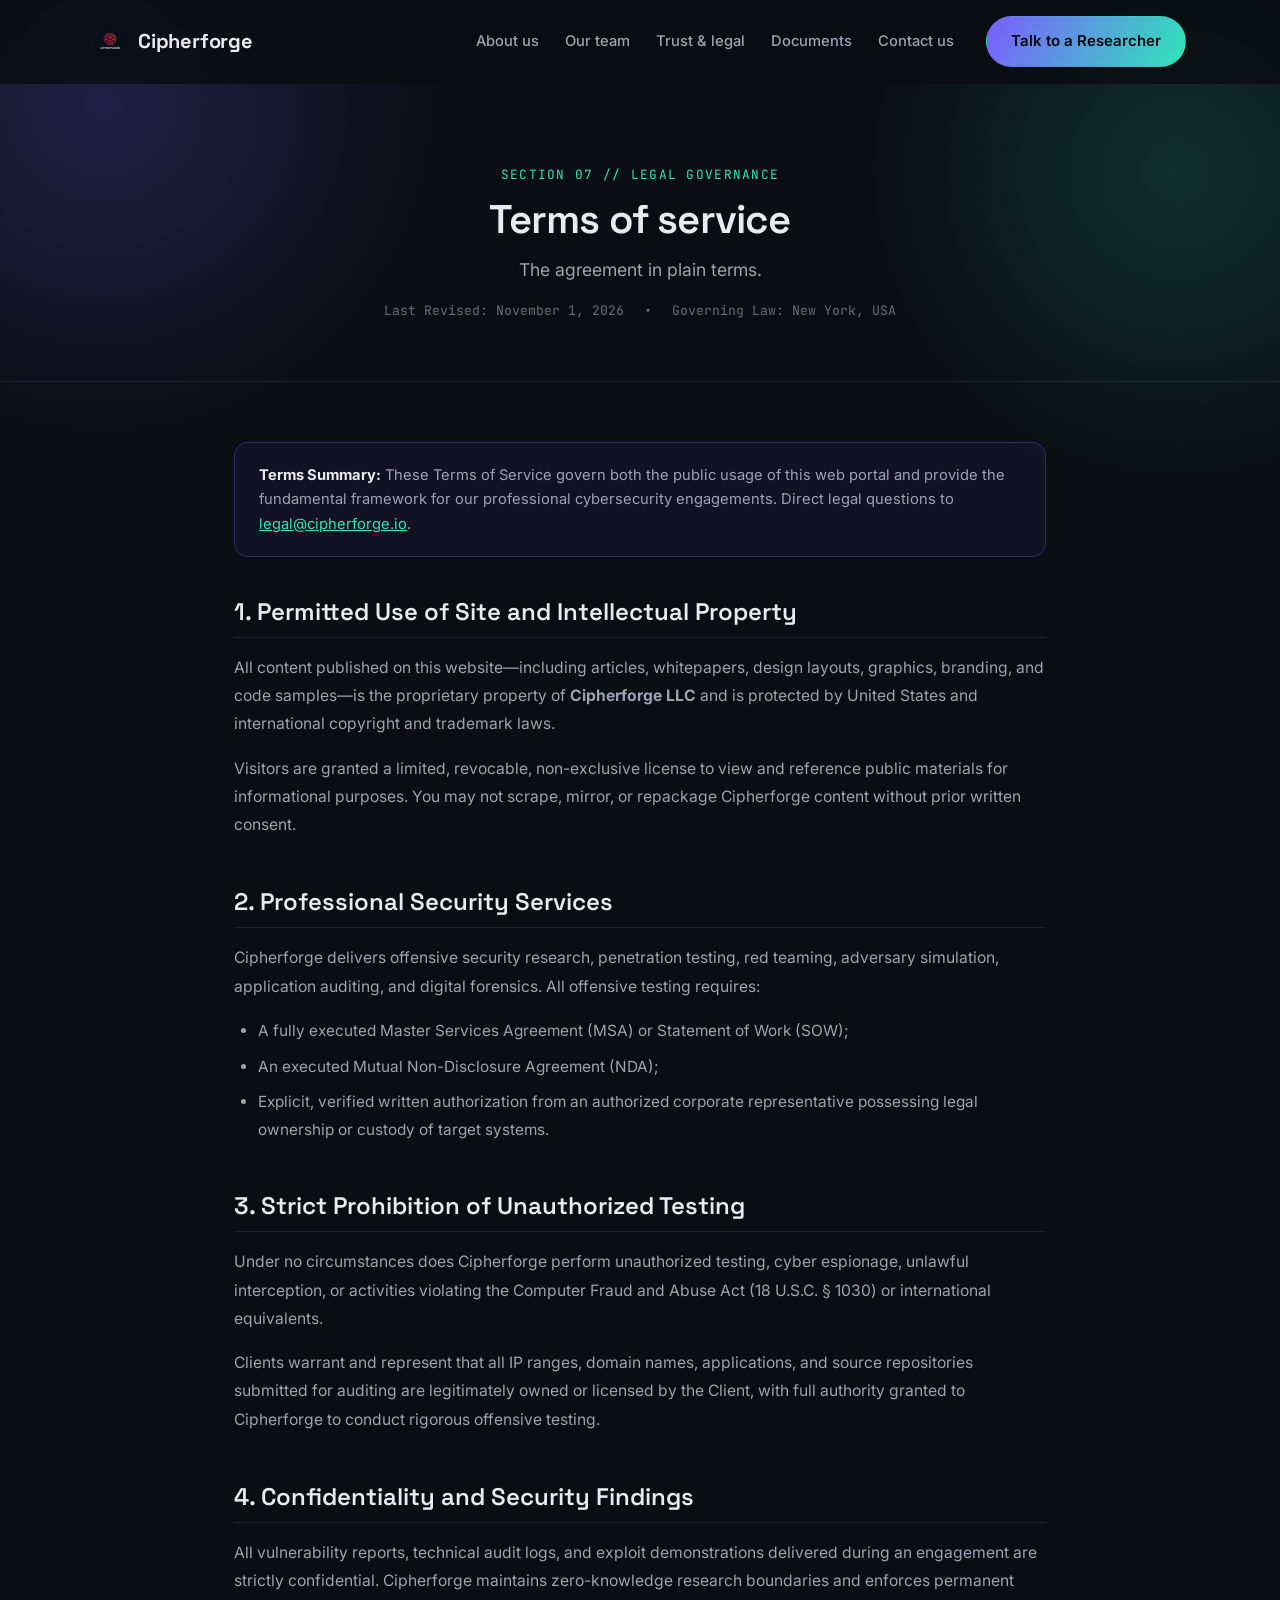
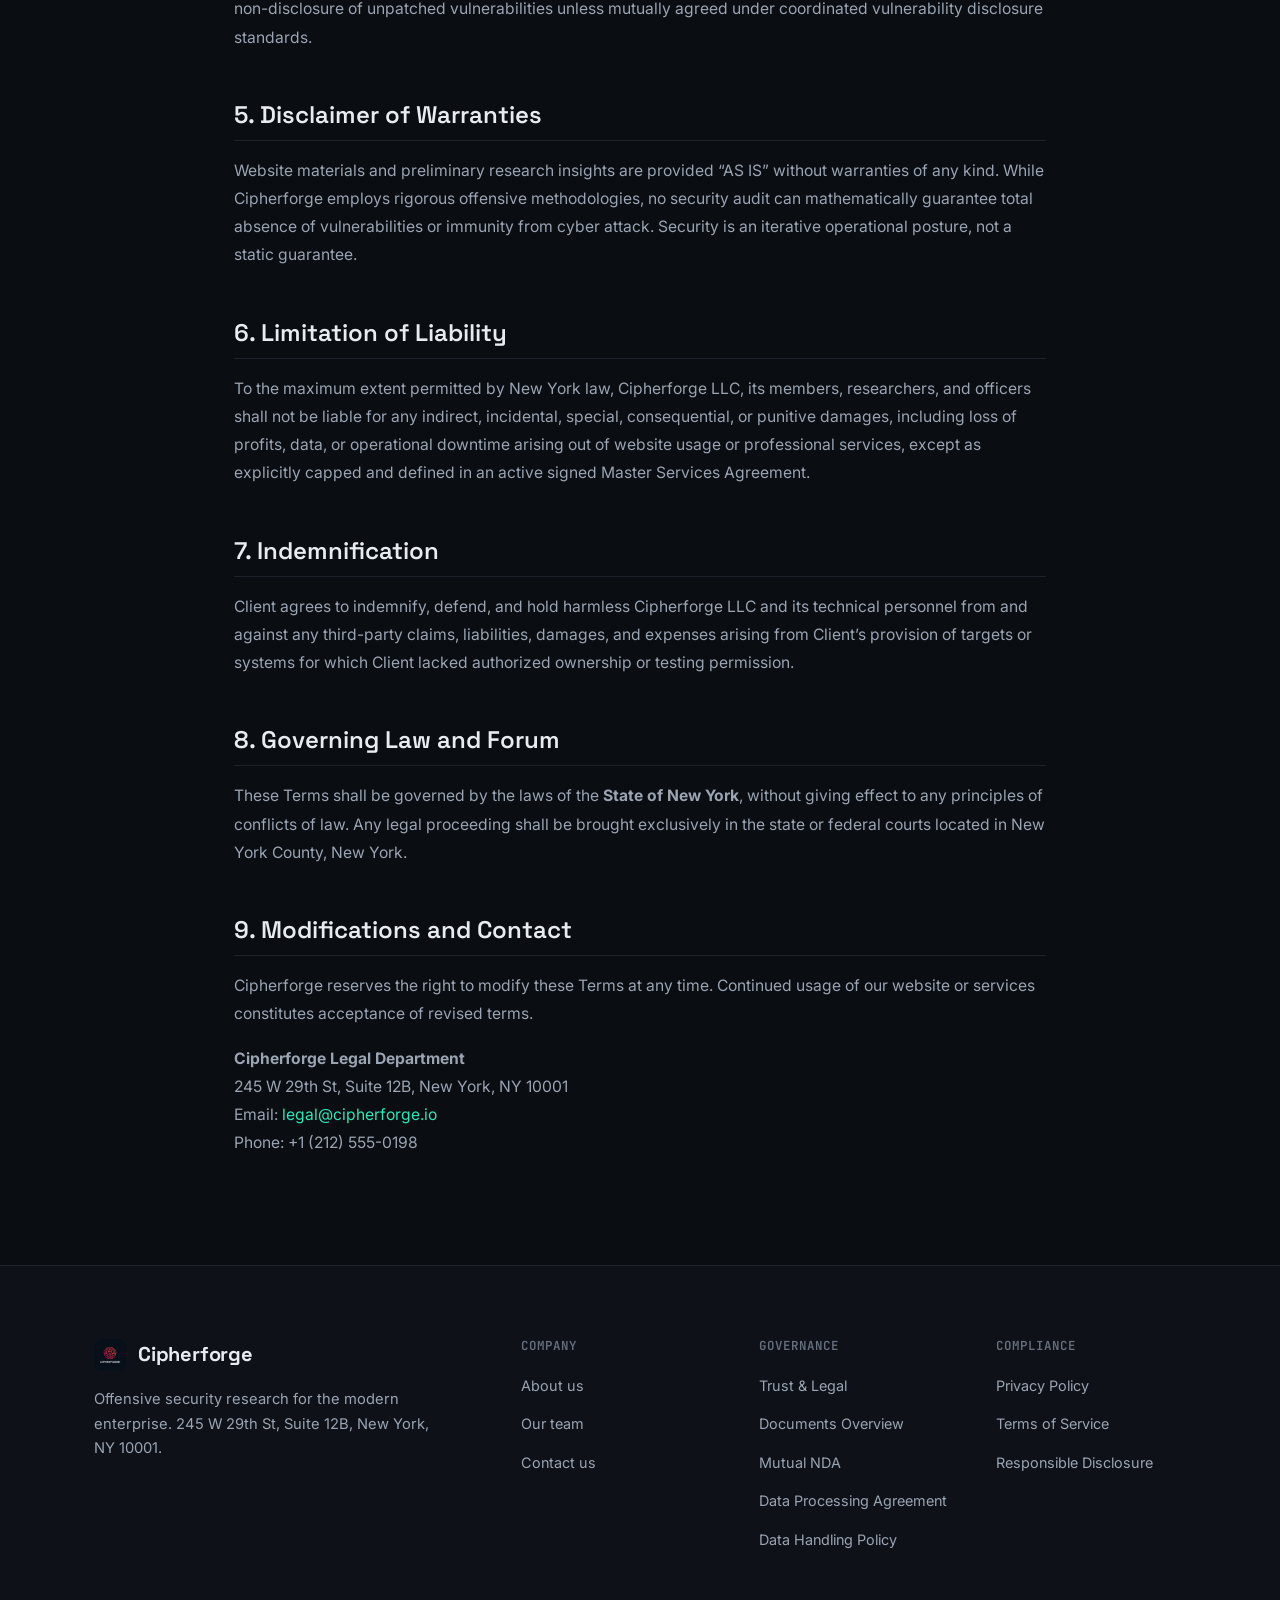
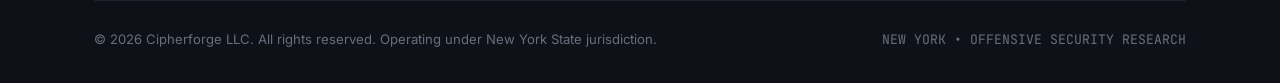
<file: terms.html>
﻿<!DOCTYPE html>
<html lang="en">
<head>
  <meta charset="UTF-8" />
  <meta name="viewport" content="width=device-width, initial-scale=1.0" />
  <title>Terms of Service | Cipherforge Consultancy & Engagement Terms</title>
  <meta name="description" content="Cipherforge Terms of Service governing website usage, authorized cybersecurity audits, adversary testing limits, intellectual property, and liability terms." />
  <meta name="robots" content="index, follow" />
  <link rel="canonical" href="https://cipherforgge.github.io/cipherforge/terms.html" />
  <meta name="theme-color" content="#0a0d12" />

  <!-- Icons -->
  <link rel="icon" href="assets/favicon.svg" type="image/svg+xml" />
  <link rel="apple-touch-icon" href="assets/logo.png" />

  <!-- Open Graph -->
  <meta property="og:type" content="article" />
  <meta property="og:url" content="https://cipherforgge.github.io/cipherforge/terms.html" />
  <meta property="og:site_name" content="Cipherforge" />
  <meta property="og:title" content="Terms of Service | Cipherforge Consultancy & Engagement Terms" />
  <meta property="og:description" content="The agreement in plain terms. Permitted site usage, authorized pentesting guidelines, IP rights, and liability limits." />
  <meta property="og:image" content="https://cipherforgge.github.io/cipherforge/assets/og.jpg" />
  <meta property="og:image:width" content="1200" />
  <meta property="og:image:height" content="630" />
  <meta property="og:image:alt" content="Cipherforge Terms of Service" />

  <!-- Twitter Card -->
  <meta name="twitter:card" content="summary_large_image" />
  <meta name="twitter:title" content="Terms of Service | Cipherforge Consultancy & Engagement Terms" />
  <meta name="twitter:description" content="The agreement in plain terms. Permitted site usage, authorized pentesting guidelines, IP rights, and liability limits." />
  <meta name="twitter:image" content="https://cipherforgge.github.io/cipherforge/assets/og.jpg" />

  <!-- Google Fonts -->
  <link rel="preconnect" href="https://fonts.googleapis.com">
  <link rel="preconnect" href="https://fonts.gstatic.com" crossorigin>
  <link href="https://fonts.googleapis.com/css2?family=Space+Grotesk:wght@400;500;600;700&family=Inter:wght@400;500;600&family=JetBrains+Mono:wght@400;500&display=swap" rel="stylesheet">
  <link rel="stylesheet" href="css/styles.css" />
</head>
<body>

  <!-- Navigation -->
  <header class="nav" id="nav">
    <div class="nav-inner">
      <a href="index.html" class="brand-link">
        <span class="brand-logo-icon"><img src="assets/logo.png" alt="Cipherforge" width="32" height="32" style="border-radius: 8px; object-fit: cover; display: block;"></span>
        Cipherforge
      </a>

      <div class="nav-menu" id="nav-menu">
        <nav class="nav-links">
          <a href="index.html#about">About us</a>
          <a href="team.html">Our team</a>
          <a href="trust.html">Trust & legal</a>
          <a href="documents.html">Documents</a>
          <a href="contact.html">Contact us</a>
        </nav>
        <div class="nav-right">
          <a href="contact.html" class="btn btn-primary nav-cta">Talk to a Researcher</a>
        </div>
      </div>

      <button class="nav-toggle" id="nav-toggle" aria-label="Toggle navigation menu" aria-expanded="false">
        <span></span><span></span><span></span>
      </button>
    </div>
  </header>

  <!-- Page Header -->
  <section class="legal-page-header">
    <div class="hero-bg" aria-hidden="true"></div>
    <div class="container" style="position: relative; z-index: 1;">
      <p class="section-tag reveal">Section 07 // Legal Governance</p>
      <h1 class="section-title reveal">Terms of service</h1>
      <p class="section-subtitle reveal" style="max-width: 640px; margin: 0 auto;">The agreement in plain terms.</p>
      <div class="legal-meta reveal">
        <span>Last Revised: November 1, 2026</span>
        <span>&bull;</span>
        <span>Governing Law: New York, USA</span>
      </div>
    </div>
  </section>

  <!-- Main Legal Content -->
  <main class="legal-content">
    <div class="legal-notice-box reveal">
      <strong>Terms Summary:</strong> These Terms of Service govern both the public usage of this web portal and provide the fundamental framework for our professional cybersecurity engagements. Direct legal questions to <a href="mailto:legal@cipherforge.io" style="color: var(--accent-2); text-decoration: underline;">legal@cipherforge.io</a>.
    </div>

    <section class="legal-section reveal">
      <h2>1. Permitted Use of Site and Intellectual Property</h2>
      <p>
        All content published on this website—including articles, whitepapers, design layouts, graphics, branding, and code samples—is the proprietary property of <strong>Cipherforge LLC</strong> and is protected by United States and international copyright and trademark laws.
      </p>
      <p>
        Visitors are granted a limited, revocable, non-exclusive license to view and reference public materials for informational purposes. You may not scrape, mirror, or repackage Cipherforge content without prior written consent.
      </p>
    </section>

    <section class="legal-section reveal">
      <h2>2. Professional Security Services</h2>
      <p>
        Cipherforge delivers offensive security research, penetration testing, red teaming, adversary simulation, application auditing, and digital forensics. All offensive testing requires:
      </p>
      <ul>
        <li>A fully executed Master Services Agreement (MSA) or Statement of Work (SOW);</li>
        <li>An executed Mutual Non-Disclosure Agreement (NDA);</li>
        <li>Explicit, verified written authorization from an authorized corporate representative possessing legal ownership or custody of target systems.</li>
      </ul>
    </section>

    <section class="legal-section reveal">
      <h2>3. Strict Prohibition of Unauthorized Testing</h2>
      <p>
        Under no circumstances does Cipherforge perform unauthorized testing, cyber espionage, unlawful interception, or activities violating the Computer Fraud and Abuse Act (18 U.S.C. § 1030) or international equivalents.
      </p>
      <p>
        Clients warrant and represent that all IP ranges, domain names, applications, and source repositories submitted for auditing are legitimately owned or licensed by the Client, with full authority granted to Cipherforge to conduct rigorous offensive testing.
      </p>
    </section>

    <section class="legal-section reveal">
      <h2>4. Confidentiality and Security Findings</h2>
      <p>
        All vulnerability reports, technical audit logs, and exploit demonstrations delivered during an engagement are strictly confidential. Cipherforge maintains zero-knowledge research boundaries and enforces permanent non-disclosure of unpatched vulnerabilities unless mutually agreed under coordinated vulnerability disclosure standards.
      </p>
    </section>

    <section class="legal-section reveal">
      <h2>5. Disclaimer of Warranties</h2>
      <p>
        Website materials and preliminary research insights are provided “AS IS” without warranties of any kind. While Cipherforge employs rigorous offensive methodologies, no security audit can mathematically guarantee total absence of vulnerabilities or immunity from cyber attack. Security is an iterative operational posture, not a static guarantee.
      </p>
    </section>

    <section class="legal-section reveal">
      <h2>6. Limitation of Liability</h2>
      <p>
        To the maximum extent permitted by New York law, Cipherforge LLC, its members, researchers, and officers shall not be liable for any indirect, incidental, special, consequential, or punitive damages, including loss of profits, data, or operational downtime arising out of website usage or professional services, except as explicitly capped and defined in an active signed Master Services Agreement.
      </p>
    </section>

    <section class="legal-section reveal">
      <h2>7. Indemnification</h2>
      <p>
        Client agrees to indemnify, defend, and hold harmless Cipherforge LLC and its technical personnel from and against any third-party claims, liabilities, damages, and expenses arising from Client’s provision of targets or systems for which Client lacked authorized ownership or testing permission.
      </p>
    </section>

    <section class="legal-section reveal">
      <h2>8. Governing Law and Forum</h2>
      <p>
        These Terms shall be governed by the laws of the <strong>State of New York</strong>, without giving effect to any principles of conflicts of law. Any legal proceeding shall be brought exclusively in the state or federal courts located in New York County, New York.
      </p>
    </section>

    <section class="legal-section reveal">
      <h2>9. Modifications and Contact</h2>
      <p>
        Cipherforge reserves the right to modify these Terms at any time. Continued usage of our website or services constitutes acceptance of revised terms.
      </p>
      <p>
        <strong>Cipherforge Legal Department</strong><br>
        245 W 29th St, Suite 12B, New York, NY 10001<br>
        Email: <a href="mailto:legal@cipherforge.io" style="color: var(--accent-2);">legal@cipherforge.io</a><br>
        Phone: +1 (212) 555-0198
      </p>
    </section>
  </main>

  <!-- Footer -->
  <footer class="footer">
    <div class="container">
      <div class="footer-top">
        <div class="footer-brand">
          <a href="index.html" class="brand-link">
            <span class="brand-logo-icon"><img src="assets/logo.png" alt="Cipherforge" width="32" height="32" style="border-radius: 8px; object-fit: cover; display: block;"></span>
            Cipherforge
          </a>
          <p class="footer-desc">
            Offensive security research for the modern enterprise. 245 W 29th St, Suite 12B, New York, NY 10001.
          </p>
        </div>

        <div class="footer-col">
          <h4>Company</h4>
          <ul>
            <li><a href="index.html#about">About us</a></li>
            <li><a href="team.html">Our team</a></li>
            <li><a href="contact.html">Contact us</a></li>
          </ul>
        </div>

        <div class="footer-col">
          <h4>Governance</h4>
          <ul>
            <li><a href="trust.html">Trust & Legal</a></li>
            <li><a href="documents.html">Documents Overview</a></li>
            <li><a href="nda.html">Mutual NDA</a></li>
            <li><a href="dpa.html">Data Processing Agreement</a></li>
            <li><a href="data-handling.html">Data Handling Policy</a></li>
          </ul>
        </div>

        <div class="footer-col">
          <h4>Compliance</h4>
          <ul>
            <li><a href="privacy.html">Privacy Policy</a></li>
            <li><a href="terms.html">Terms of Service</a></li>
            <li><a href="mailto:security@cipherforge.io">Responsible Disclosure</a></li>
          </ul>
        </div>
      </div>

      <div class="footer-bottom">
        <div>&copy; <span id="year">2026</span> Cipherforge LLC. All rights reserved. Operating under New York State jurisdiction.</div>
        <div class="mono">NEW YORK &bull; OFFENSIVE SECURITY RESEARCH</div>
      </div>
    </div>
  </footer>

  <script src="js/main.js"></script>
</body>
</html>
</file>
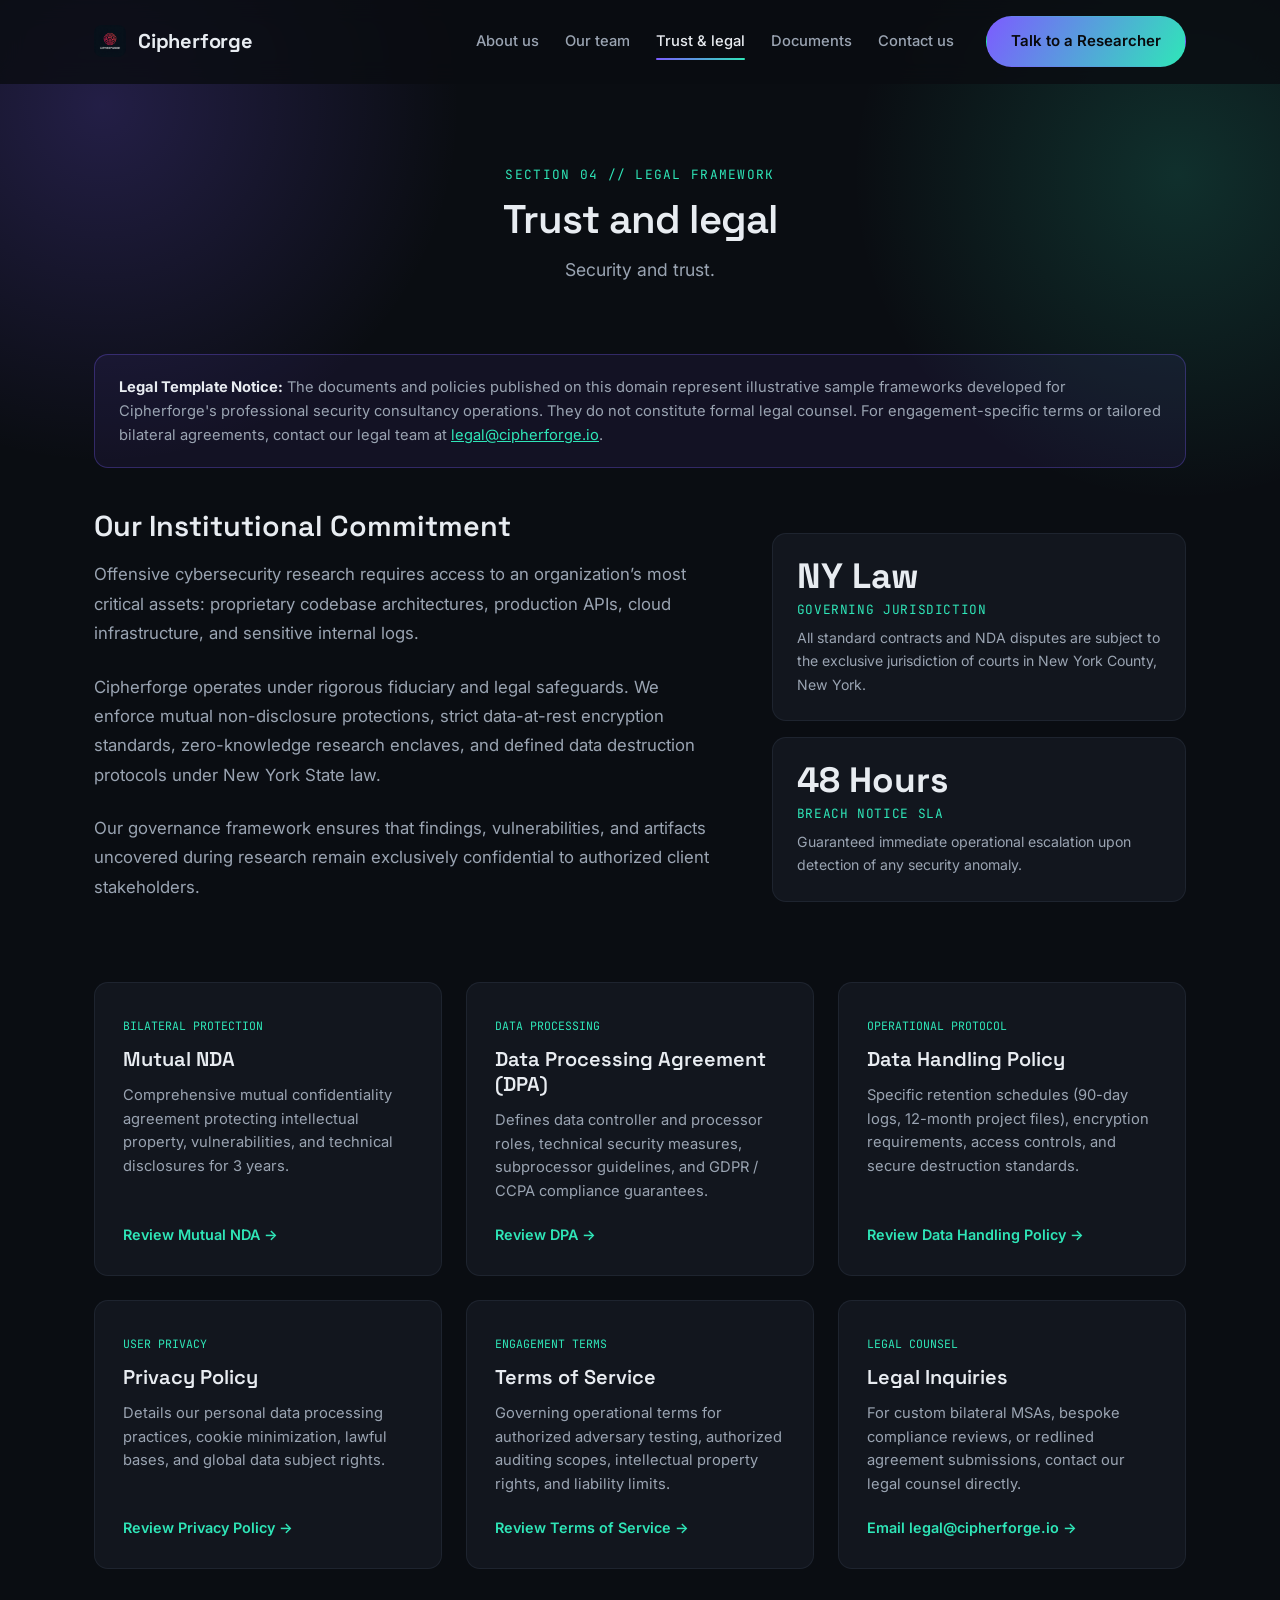
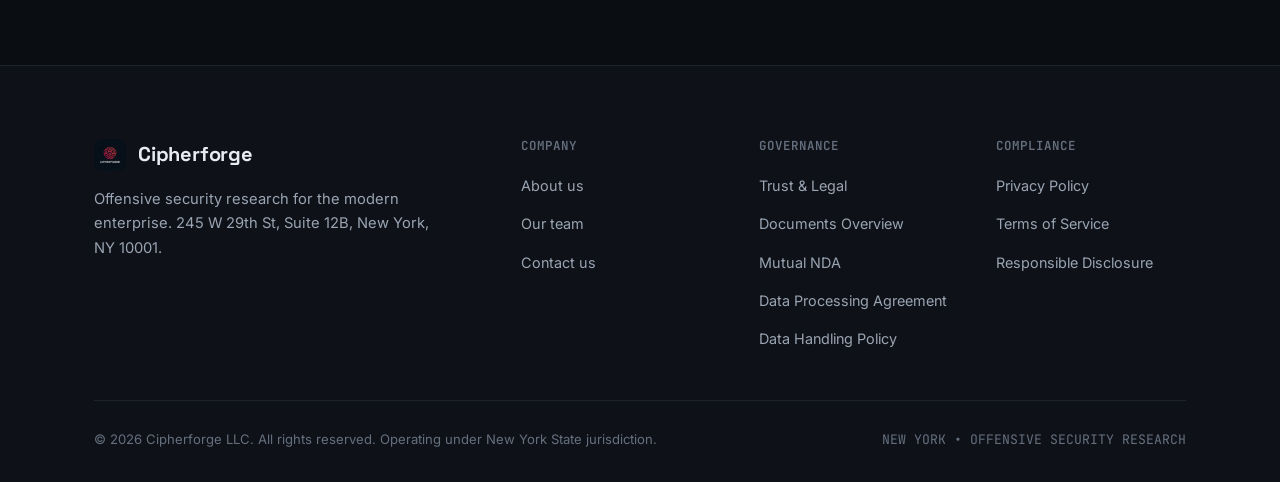
<file: trust.html>
﻿<!DOCTYPE html>
<html lang="en">
<head>
  <meta charset="UTF-8" />
  <meta name="viewport" content="width=device-width, initial-scale=1.0" />
  <title>Trust & Legal Overview | Cipherforge Security & Governance</title>
  <meta name="description" content="Explore Cipherforge's legal framework, institutional confidentiality protections, NDA standards, DPA agreements, and client security governance." />
  <meta name="robots" content="index, follow" />
  <link rel="canonical" href="https://cipherforgge.github.io/cipherforge/trust.html" />
  <meta name="theme-color" content="#0a0d12" />

  <!-- Icons -->
  <link rel="icon" href="assets/favicon.svg" type="image/svg+xml" />
  <link rel="apple-touch-icon" href="assets/logo.png" />

  <!-- Open Graph -->
  <meta property="og:type" content="website" />
  <meta property="og:url" content="https://cipherforgge.github.io/cipherforge/trust.html" />
  <meta property="og:site_name" content="Cipherforge" />
  <meta property="og:title" content="Trust & Legal Overview | Cipherforge Security & Governance" />
  <meta property="og:description" content="Security and trust. Review our binding NDAs, DPAs, Data Handling Policies, Privacy Policy, and Terms of Service." />
  <meta property="og:image" content="https://cipherforgge.github.io/cipherforge/assets/og.jpg" />
  <meta property="og:image:width" content="1200" />
  <meta property="og:image:height" content="630" />
  <meta property="og:image:alt" content="Cipherforge Trust and Legal" />

  <!-- Twitter Card -->
  <meta name="twitter:card" content="summary_large_image" />
  <meta name="twitter:title" content="Trust & Legal Overview | Cipherforge Security & Governance" />
  <meta name="twitter:description" content="Security and trust. Review our binding NDAs, DPAs, Data Handling Policies, Privacy Policy, and Terms of Service." />
  <meta name="twitter:image" content="https://cipherforgge.github.io/cipherforge/assets/og.jpg" />

  <!-- Google Fonts -->
  <link rel="preconnect" href="https://fonts.googleapis.com">
  <link rel="preconnect" href="https://fonts.gstatic.com" crossorigin>
  <link href="https://fonts.googleapis.com/css2?family=Space+Grotesk:wght@400;500;600;700&family=Inter:wght@400;500;600&family=JetBrains+Mono:wght@400;500&display=swap" rel="stylesheet">
  <link rel="stylesheet" href="css/styles.css" />
</head>
<body>

  <!-- Navigation -->
  <header class="nav" id="nav">
    <div class="nav-inner">
      <a href="index.html" class="brand-link">
        <span class="brand-logo-icon"><img src="assets/logo.png" alt="Cipherforge" width="32" height="32" style="border-radius: 8px; object-fit: cover; display: block;"></span>
        Cipherforge
      </a>

      <div class="nav-menu" id="nav-menu">
        <nav class="nav-links">
          <a href="index.html#about">About us</a>
          <a href="team.html">Our team</a>
          <a href="trust.html" class="active">Trust & legal</a>
          <a href="documents.html">Documents</a>
          <a href="contact.html">Contact us</a>
        </nav>
        <div class="nav-right">
          <a href="contact.html" class="btn btn-primary nav-cta">Talk to a Researcher</a>
        </div>
      </div>

      <button class="nav-toggle" id="nav-toggle" aria-label="Toggle navigation menu" aria-expanded="false">
        <span></span><span></span><span></span>
      </button>
    </div>
  </header>

  <!-- Header -->
  <section class="team-hero">
    <div class="hero-bg" aria-hidden="true"></div>
    <div class="container" style="position: relative; z-index: 1;">
      <p class="section-tag reveal">Section 04 // Legal Framework</p>
      <h1 class="section-title reveal">Trust and legal</h1>
      <p class="section-subtitle reveal" style="max-width: 640px; margin: 0 auto;">Security and trust.</p>
    </div>
  </section>

  <!-- Main Content -->
  <section class="section" style="padding-top: 0;">
    <div class="container">
      
      <div class="legal-notice-box reveal">
        <strong>Legal Template Notice:</strong> The documents and policies published on this domain represent illustrative sample frameworks developed for Cipherforge's professional security consultancy operations. They do not constitute formal legal counsel. For engagement-specific terms or tailored bilateral agreements, contact our legal team at <a href="mailto:legal@cipherforge.io" style="color: var(--accent-2); text-decoration: underline;">legal@cipherforge.io</a>.
      </div>

      <div class="about-grid" style="margin-bottom: 56px;">
        <div class="about-body reveal">
          <h2 style="font-size: 1.8rem; margin-bottom: 16px;">Our Institutional Commitment</h2>
          <p>
            Offensive cybersecurity research requires access to an organization’s most critical assets: proprietary codebase architectures, production APIs, cloud infrastructure, and sensitive internal logs.
          </p>
          <p>
            Cipherforge operates under rigorous fiduciary and legal safeguards. We enforce mutual non-disclosure protections, strict data-at-rest encryption standards, zero-knowledge research enclaves, and defined data destruction protocols under New York State law.
          </p>
          <p>
            Our governance framework ensures that findings, vulnerabilities, and artifacts uncovered during research remain exclusively confidential to authorized client stakeholders.
          </p>
        </div>

        <div class="about-highlights reveal">
          <div class="stat-card">
            <div class="stat-number">NY Law</div>
            <div class="stat-label">Governing Jurisdiction</div>
            <p class="stat-desc">All standard contracts and NDA disputes are subject to the exclusive jurisdiction of courts in New York County, New York.</p>
          </div>
          <div class="stat-card">
            <div class="stat-number">48 Hours</div>
            <div class="stat-label">Breach Notice SLA</div>
            <p class="stat-desc">Guaranteed immediate operational escalation upon detection of any security anomaly.</p>
          </div>
        </div>
      </div>

      <!-- Legal Document Cards Grid -->
      <div class="cards-grid">

        <div class="doc-card reveal">
          <div>
            <span class="doc-card-badge">Bilateral Protection</span>
            <h3>Mutual NDA</h3>
            <p>Comprehensive mutual confidentiality agreement protecting intellectual property, vulnerabilities, and technical disclosures for 3 years.</p>
          </div>
          <a href="nda.html" class="doc-card-link">Review Mutual NDA &rarr;</a>
        </div>

        <div class="doc-card reveal">
          <div>
            <span class="doc-card-badge">Data Processing</span>
            <h3>Data Processing Agreement (DPA)</h3>
            <p>Defines data controller and processor roles, technical security measures, subprocessor guidelines, and GDPR / CCPA compliance guarantees.</p>
          </div>
          <a href="dpa.html" class="doc-card-link">Review DPA &rarr;</a>
        </div>

        <div class="doc-card reveal">
          <div>
            <span class="doc-card-badge">Operational Protocol</span>
            <h3>Data Handling Policy</h3>
            <p>Specific retention schedules (90-day logs, 12-month project files), encryption requirements, access controls, and secure destruction standards.</p>
          </div>
          <a href="data-handling.html" class="doc-card-link">Review Data Handling Policy &rarr;</a>
        </div>

        <div class="doc-card reveal">
          <div>
            <span class="doc-card-badge">User Privacy</span>
            <h3>Privacy Policy</h3>
            <p>Details our personal data processing practices, cookie minimization, lawful bases, and global data subject rights.</p>
          </div>
          <a href="privacy.html" class="doc-card-link">Review Privacy Policy &rarr;</a>
        </div>

        <div class="doc-card reveal">
          <div>
            <span class="doc-card-badge">Engagement Terms</span>
            <h3>Terms of Service</h3>
            <p>Governing operational terms for authorized adversary testing, authorized auditing scopes, intellectual property rights, and liability limits.</p>
          </div>
          <a href="terms.html" class="doc-card-link">Review Terms of Service &rarr;</a>
        </div>

        <div class="doc-card reveal">
          <div>
            <span class="doc-card-badge">Legal Counsel</span>
            <h3>Legal Inquiries</h3>
            <p>For custom bilateral MSAs, bespoke compliance reviews, or redlined agreement submissions, contact our legal counsel directly.</p>
          </div>
          <a href="mailto:legal@cipherforge.io" class="doc-card-link">Email legal@cipherforge.io &rarr;</a>
        </div>

      </div>

    </div>
  </section>

  <!-- Footer -->
  <footer class="footer">
    <div class="container">
      <div class="footer-top">
        <div class="footer-brand">
          <a href="index.html" class="brand-link">
            <span class="brand-logo-icon"><img src="assets/logo.png" alt="Cipherforge" width="32" height="32" style="border-radius: 8px; object-fit: cover; display: block;"></span>
            Cipherforge
          </a>
          <p class="footer-desc">
            Offensive security research for the modern enterprise. 245 W 29th St, Suite 12B, New York, NY 10001.
          </p>
        </div>

        <div class="footer-col">
          <h4>Company</h4>
          <ul>
            <li><a href="index.html#about">About us</a></li>
            <li><a href="team.html">Our team</a></li>
            <li><a href="contact.html">Contact us</a></li>
          </ul>
        </div>

        <div class="footer-col">
          <h4>Governance</h4>
          <ul>
            <li><a href="trust.html">Trust & Legal</a></li>
            <li><a href="documents.html">Documents Overview</a></li>
            <li><a href="nda.html">Mutual NDA</a></li>
            <li><a href="dpa.html">Data Processing Agreement</a></li>
            <li><a href="data-handling.html">Data Handling Policy</a></li>
          </ul>
        </div>

        <div class="footer-col">
          <h4>Compliance</h4>
          <ul>
            <li><a href="privacy.html">Privacy Policy</a></li>
            <li><a href="terms.html">Terms of Service</a></li>
            <li><a href="mailto:security@cipherforge.io">Responsible Disclosure</a></li>
          </ul>
        </div>
      </div>

      <div class="footer-bottom">
        <div>&copy; <span id="year">2026</span> Cipherforge LLC. All rights reserved. Operating under New York State jurisdiction.</div>
        <div class="mono">NEW YORK &bull; OFFENSIVE SECURITY RESEARCH</div>
      </div>
    </div>
  </footer>

  <script src="js/main.js"></script>
</body>
</html>
</file>
<file: css/styles.css>
/* ---------- Cipherforge Stylesheet ----------
   Design System cloned from reference: dark theme, glassmorphic navigation,
   Space Grotesk + Inter + JetBrains Mono typography, gradient accents.
------------------------------------------------ */

:root {
  --bg: #0a0d12;
  --bg-alt: #0e1218;
  --surface: #12161e;
  --surface-hover: #171c26;
  --surface-card: #141922;
  --border: rgba(34, 41, 53, 0.75);
  --border-strong: #2c3442;
  --text: #e8ecf1;
  --text-dim: #9aa4b2;
  --text-faint: #666f7e;
  --accent: #7c5cff;
  --accent-2: #2fe6b8;
  --accent-grad: linear-gradient(120deg, #7c5cff, #2fe6b8);
  --accent-glow: rgba(124, 92, 255, 0.25);
  --radius-sm: 8px;
  --radius: 14px;
  --radius-lg: 20px;
  --max-w: 1140px;
  --font-display: "Space Grotesk", -apple-system, BlinkMacSystemFont, "Segoe UI", Roboto, sans-serif;
  --font-body: "Inter", -apple-system, BlinkMacSystemFont, "Segoe UI", Roboto, sans-serif;
  --font-mono: "JetBrains Mono", Consolas, monospace;
}

*, *::before, *::after {
  box-sizing: border-box;
}

html {
  scroll-behavior: smooth;
  font-size: 16px;
}

body {
  margin: 0;
  background: var(--bg);
  color: var(--text);
  font-family: var(--font-body);
  line-height: 1.65;
  -webkit-font-smoothing: antialiased;
  -moz-osx-font-smoothing: grayscale;
  overflow-x: hidden;
}

.container {
  max-width: var(--max-w);
  margin: 0 auto;
  padding: 0 24px;
}

h1, h2, h3, h4 {
  font-family: var(--font-display);
  font-weight: 600;
  margin: 0;
  color: var(--text);
  line-height: 1.25;
}

p {
  color: var(--text-dim);
  margin: 0 0 1rem;
}

a {
  color: inherit;
  text-decoration: none;
  transition: color 0.2s ease, opacity 0.2s ease;
}

img {
  max-width: 100%;
  height: auto;
  display: block;
}

/* Gradient & Highlights */
.text-gradient {
  background: var(--accent-grad);
  -webkit-background-clip: text;
  background-clip: text;
  color: transparent;
}

.mono {
  font-family: var(--font-mono);
}

/* ---------- Reveal on Scroll ---------- */
.js .reveal {
  opacity: 0;
  transform: translateY(18px);
  transition: opacity 0.55s cubic-bezier(0.16, 1, 0.3, 1), transform 0.55s cubic-bezier(0.16, 1, 0.3, 1);
}
.js .reveal.in-view {
  opacity: 1;
  transform: translateY(0);
}

@media (prefers-reduced-motion: reduce) {
  .js .reveal {
    opacity: 1;
    transform: none;
    transition: none;
  }
}

/* ---------- Header & Navigation ---------- */
.nav {
  position: fixed;
  top: 0;
  left: 0;
  right: 0;
  z-index: 1000;
  backdrop-filter: blur(12px);
  -webkit-backdrop-filter: blur(12px);
  background: rgba(10, 13, 18, 0.82);
  border-bottom: 1px solid transparent;
  transition: border-color 0.3s ease, background 0.3s ease;
}

.nav.scrolled {
  border-bottom-color: var(--border);
  background: rgba(10, 13, 18, 0.95);
}

.nav-inner {
  max-width: var(--max-w);
  margin: 0 auto;
  padding: 16px 24px;
  display: flex;
  align-items: center;
  justify-content: space-between;
}

.brand-link {
  display: flex;
  align-items: center;
  gap: 12px;
  font-family: var(--font-display);
  font-weight: 700;
  font-size: 1.25rem;
  letter-spacing: -0.01em;
  color: var(--text);
}

.brand-logo-icon {
  width: 32px;
  height: 32px;
  display: flex;
  align-items: center;
  justify-content: center;
}

.brand-logo-icon svg {
  width: 100%;
  height: 100%;
}

.nav-menu {
  display: flex;
  align-items: center;
  gap: 32px;
}

.nav-links {
  display: flex;
  align-items: center;
  gap: 26px;
}

.nav-links a {
  font-size: 0.92rem;
  color: var(--text-dim);
  font-weight: 500;
  position: relative;
  padding: 6px 0;
}

.nav-links a:hover,
.nav-links a.active {
  color: var(--text);
}

.nav-links a.active::after {
  content: "";
  position: absolute;
  bottom: 0;
  left: 0;
  right: 0;
  height: 2px;
  background: var(--accent-grad);
  border-radius: 2px;
}

.nav-right {
  display: flex;
  align-items: center;
  gap: 16px;
}

.nav-cta {
  font-size: 0.88rem;
  padding: 10px 20px;
}

.nav-toggle {
  display: none;
  flex-direction: column;
  justify-content: center;
  gap: 5px;
  width: 38px;
  height: 38px;
  background: var(--surface);
  border: 1px solid var(--border);
  border-radius: 8px;
  cursor: pointer;
  padding: 8px;
}

.nav-toggle span {
  display: block;
  height: 2px;
  background: var(--text);
  border-radius: 2px;
  transition: transform 0.25s ease, opacity 0.25s ease;
}

/* ---------- Buttons ---------- */
.btn {
  display: inline-flex;
  align-items: center;
  justify-content: center;
  gap: 8px;
  padding: 12px 24px;
  border-radius: 999px;
  font-weight: 500;
  font-size: 0.94rem;
  cursor: pointer;
  transition: transform 0.2s ease, box-shadow 0.2s ease, background 0.2s ease, border-color 0.2s ease;
  border: 1px solid transparent;
  text-align: center;
}

.btn-primary {
  background: var(--accent-grad);
  color: #08090c;
  font-weight: 600;
}

.btn-primary:hover {
  transform: translateY(-2px);
  box-shadow: 0 10px 26px -6px rgba(124, 92, 255, 0.5);
}

.btn-ghost {
  border-color: var(--border-strong);
  color: var(--text);
  background: transparent;
}

.btn-ghost:hover {
  border-color: var(--accent);
  background: var(--surface);
}

.btn-surface {
  background: var(--surface);
  border: 1px solid var(--border);
  color: var(--text);
}

.btn-surface:hover {
  border-color: var(--accent-2);
  transform: translateY(-2px);
}

/* ---------- Sections & Containers ---------- */
.section {
  padding: 96px 0;
  position: relative;
}

.section-alt {
  background: var(--bg-alt);
  border-top: 1px solid var(--border);
  border-bottom: 1px solid var(--border);
}

.section-header {
  margin-bottom: 48px;
}

.section-header.text-center {
  text-align: center;
  max-width: 720px;
  margin-left: auto;
  margin-right: auto;
}

.section-tag {
  font-family: var(--font-mono);
  font-size: 0.8rem;
  color: var(--accent-2);
  text-transform: uppercase;
  letter-spacing: 0.1em;
  margin-bottom: 10px;
  display: inline-flex;
  align-items: center;
  gap: 8px;
}

.section-title {
  font-size: clamp(1.8rem, 3.2vw, 2.5rem);
  letter-spacing: -0.02em;
  margin-bottom: 12px;
}

.section-subtitle {
  font-size: 1.1rem;
  color: var(--text-dim);
  margin-bottom: 0;
  line-height: 1.5;
}

/* ---------- Hero ---------- */
.hero {
  position: relative;
  padding: 170px 0 100px;
  overflow: hidden;
}

.hero-bg {
  position: absolute;
  inset: -10% -10% auto -10%;
  height: 700px;
  background:
    radial-gradient(550px circle at 15% 20%, rgba(124, 92, 255, 0.22), transparent 65%),
    radial-gradient(500px circle at 85% 30%, rgba(47, 230, 184, 0.16), transparent 65%);
  pointer-events: none;
  z-index: 0;
}

.hero-inner {
  position: relative;
  z-index: 1;
  display: grid;
  grid-template-columns: 1fr auto;
  gap: 48px;
  align-items: center;
}

.hero-content {
  max-width: 680px;
}

.hero-emblem-wrap {
  display: flex;
  justify-content: center;
  align-items: center;
}

.hero-emblem-ring {
  width: 280px;
  height: 280px;
  border-radius: var(--radius-lg);
  padding: 3px;
  background: linear-gradient(135deg, rgba(255, 60, 80, 0.7) 0%, rgba(124, 92, 255, 0.4) 50%, rgba(47, 230, 184, 0.4) 100%);
  box-shadow: 0 20px 50px -15px rgba(255, 60, 80, 0.35);
  position: relative;
  overflow: hidden;
}

.hero-emblem-img {
  width: 100%;
  height: 100%;
  border-radius: calc(var(--radius-lg) - 3px);
  object-fit: cover;
  display: block;
  background: #0a0d12;
}

.eyebrow {
  font-family: var(--font-mono);
  font-size: 0.82rem;
  color: var(--accent-2);
  text-transform: uppercase;
  letter-spacing: 0.12em;
  margin-bottom: 18px;
  display: inline-flex;
  align-items: center;
  gap: 8px;
}

.eyebrow-pill {
  display: inline-flex;
  align-items: center;
  gap: 8px;
  background: rgba(47, 230, 184, 0.1);
  border: 1px solid rgba(47, 230, 184, 0.25);
  padding: 4px 12px;
  border-radius: 999px;
  font-size: 0.78rem;
  color: var(--accent-2);
}

.eyebrow-pill::before {
  content: "";
  width: 6px;
  height: 6px;
  border-radius: 50%;
  background: var(--accent-2);
  box-shadow: 0 0 8px var(--accent-2);
}

.hero-title {
  font-size: clamp(2.3rem, 5vw, 3.8rem);
  letter-spacing: -0.03em;
  line-height: 1.15;
  margin-bottom: 22px;
}

.hero-subtitle {
  font-size: 1.18rem;
  line-height: 1.7;
  color: var(--text-dim);
  max-width: 720px;
  margin-bottom: 34px;
}

.hero-actions {
  display: flex;
  gap: 16px;
  flex-wrap: wrap;
  align-items: center;
  margin-bottom: 48px;
}

.hero-stack {
  display: flex;
  align-items: center;
  gap: 20px;
  flex-wrap: wrap;
  font-family: var(--font-mono);
  font-size: 0.8rem;
  color: var(--text-faint);
  border-top: 1px solid var(--border);
  padding-top: 24px;
}

.hero-stack span {
  display: inline-flex;
  align-items: center;
  gap: 6px;
}

.hero-stack span::before {
  content: "•";
  color: var(--accent);
}

/* ---------- Grid Systems ---------- */
.cards-grid {
  display: grid;
  grid-template-columns: repeat(3, 1fr);
  gap: 24px;
}

.cards-grid-2 {
  display: grid;
  grid-template-columns: repeat(2, 1fr);
  gap: 28px;
}

.cards-grid-4 {
  display: grid;
  grid-template-columns: repeat(4, 1fr);
  gap: 20px;
}

/* ---------- Feature / Service Card ---------- */
.feature-card {
  background: var(--surface);
  border: 1px solid var(--border);
  border-radius: var(--radius);
  padding: 30px;
  transition: border-color 0.25s ease, transform 0.25s ease, box-shadow 0.25s ease;
  position: relative;
  overflow: hidden;
}

.feature-card:hover {
  border-color: var(--border-strong);
  transform: translateY(-4px);
  box-shadow: 0 12px 30px -10px rgba(0, 0, 0, 0.5);
}

.feature-card-accent {
  border-color: rgba(124, 92, 255, 0.35);
  background: linear-gradient(180deg, rgba(124, 92, 255, 0.05) 0%, var(--surface) 100%);
}

.feature-icon {
  width: 48px;
  height: 48px;
  border-radius: 12px;
  display: flex;
  align-items: center;
  justify-content: center;
  background: rgba(124, 92, 255, 0.12);
  color: var(--accent-2);
  margin-bottom: 20px;
  border: 1px solid rgba(124, 92, 255, 0.2);
}

.feature-card h3 {
  font-size: 1.2rem;
  margin-bottom: 12px;
}

.feature-card p {
  font-size: 0.94rem;
  margin: 0;
  line-height: 1.6;
}

/* ---------- About Grid ---------- */
.about-grid {
  display: grid;
  grid-template-columns: 1.2fr 0.8fr;
  gap: 56px;
  align-items: center;
}

.about-body p {
  font-size: 1.05rem;
  line-height: 1.75;
  margin-bottom: 1.5rem;
}

.about-highlights {
  display: grid;
  grid-template-columns: 1fr;
  gap: 16px;
}

.stat-card {
  background: var(--surface);
  border: 1px solid var(--border);
  border-radius: var(--radius);
  padding: 24px;
}

.stat-number {
  font-family: var(--font-display);
  font-size: 2.2rem;
  font-weight: 700;
  color: var(--text);
  line-height: 1;
  margin-bottom: 6px;
}

.stat-label {
  font-family: var(--font-mono);
  font-size: 0.8rem;
  color: var(--accent-2);
  text-transform: uppercase;
  letter-spacing: 0.05em;
  margin-bottom: 6px;
}

.stat-desc {
  font-size: 0.88rem;
  color: var(--text-dim);
  margin: 0;
}

/* ---------- Team Page Styles (team.html) ---------- */
.team-hero {
  padding: 160px 0 70px;
  text-align: center;
  position: relative;
}

.team-grid {
  display: grid;
  grid-template-columns: repeat(2, 1fr);
  gap: 32px;
}

.team-card {
  background: var(--surface-card);
  border: 1px solid var(--border);
  border-radius: var(--radius-lg);
  padding: 32px;
  display: flex;
  flex-direction: column;
  gap: 20px;
  transition: transform 0.25s ease, border-color 0.25s ease, box-shadow 0.25s ease;
  position: relative;
}

.team-card:hover {
  border-color: var(--border-strong);
  transform: translateY(-4px);
  box-shadow: 0 16px 36px -12px rgba(0, 0, 0, 0.6);
}

.team-card-inner {
  display: grid;
  grid-template-columns: 200px 1fr;
  gap: 32px;
  align-items: start;
}

.team-avatar-wrap {
  position: relative;
  width: 100%;
  aspect-ratio: 1 / 1;
  border-radius: var(--radius);
  overflow: hidden;
  border: 1px solid var(--border-strong);
  background: #0e1218;
}

.team-avatar-wrap img {
  width: 100%;
  height: 100%;
  object-fit: cover;
  object-position: center 20%;
  transition: transform 0.4s ease;
}

.team-card:hover .team-avatar-wrap img {
  transform: scale(1.04);
}

.team-card-info {
  display: flex;
  flex-direction: column;
  gap: 12px;
}

.team-card-header {
  display: flex;
  flex-direction: column;
  gap: 4px;
}

.team-card-badge {
  font-family: var(--font-mono);
  font-size: 0.72rem;
  color: var(--accent-2);
  text-transform: uppercase;
  letter-spacing: 0.08em;
  display: inline-flex;
  align-items: center;
  gap: 6px;
}

.team-card-name {
  font-size: 1.45rem;
  font-weight: 700;
  color: var(--text);
  letter-spacing: -0.01em;
}

.team-card-role {
  font-family: var(--font-mono);
  font-size: 0.88rem;
  color: var(--accent);
  font-weight: 500;
}

.team-card-bio {
  font-size: 0.95rem;
  line-height: 1.7;
  color: var(--text-dim);
  margin: 0;
}

.tag-list {
  display: flex;
  gap: 8px;
  flex-wrap: wrap;
  margin-top: 8px;
}

.tag {
  font-family: var(--font-mono);
  font-size: 0.74rem;
  color: var(--text-dim);
  background: rgba(255, 255, 255, 0.04);
  border: 1px solid var(--border);
  padding: 4px 10px;
  border-radius: 999px;
  letter-spacing: 0.02em;
}

.tag-accent {
  background: rgba(47, 230, 184, 0.08);
  border-color: rgba(47, 230, 184, 0.3);
  color: var(--accent-2);
}

/* ---------- Contact Section & Form ---------- */
.contact-layout {
  display: grid;
  grid-template-columns: 1fr 1.1fr;
  gap: 48px;
}

.contact-info-list {
  display: flex;
  flex-direction: column;
  gap: 20px;
  margin-top: 32px;
}

.contact-item {
  display: flex;
  align-items: flex-start;
  gap: 16px;
  background: var(--surface);
  border: 1px solid var(--border);
  border-radius: var(--radius);
  padding: 20px;
  transition: border-color 0.2s ease, transform 0.2s ease;
}

.contact-item:hover {
  border-color: var(--accent);
  transform: translateY(-2px);
}

.contact-item-icon {
  width: 42px;
  height: 42px;
  border-radius: 10px;
  background: rgba(47, 230, 184, 0.1);
  display: flex;
  align-items: center;
  justify-content: center;
  color: var(--accent-2);
  flex-shrink: 0;
}

.contact-item-icon svg {
  width: 20px;
  height: 20px;
}

.contact-item-content {
  display: flex;
  flex-direction: column;
}

.contact-item-label {
  font-family: var(--font-mono);
  font-size: 0.74rem;
  color: var(--text-faint);
  text-transform: uppercase;
  letter-spacing: 0.06em;
  margin-bottom: 4px;
}

.contact-item-value {
  font-size: 0.95rem;
  font-weight: 500;
  color: var(--text);
  word-break: break-word;
}

/* Form */
.contact-form-wrap {
  background: var(--surface);
  border: 1px solid var(--border);
  border-radius: var(--radius-lg);
  padding: 36px;
}

.form-group {
  margin-bottom: 20px;
}

.form-label {
  display: block;
  font-size: 0.88rem;
  font-weight: 500;
  margin-bottom: 8px;
  color: var(--text);
}

.form-control {
  width: 100%;
  background: var(--bg-alt);
  border: 1px solid var(--border-strong);
  border-radius: var(--radius-sm);
  padding: 12px 16px;
  color: var(--text);
  font-family: var(--font-body);
  font-size: 0.95rem;
  transition: border-color 0.2s ease, box-shadow 0.2s ease, background 0.2s ease;
}

.form-control:focus {
  outline: none;
  border-color: var(--accent);
  box-shadow: 0 0 0 3px rgba(124, 92, 255, 0.2);
  background: #111620;
}

textarea.form-control {
  resize: vertical;
  min-height: 130px;
}

.form-status {
  padding: 14px 18px;
  border-radius: var(--radius-sm);
  font-size: 0.92rem;
  margin-top: 16px;
  display: none;
}

.form-status.success {
  display: block;
  background: rgba(47, 230, 184, 0.12);
  border: 1px solid rgba(47, 230, 184, 0.35);
  color: var(--accent-2);
}

.form-status.error {
  display: block;
  background: rgba(255, 92, 124, 0.12);
  border: 1px solid rgba(255, 92, 124, 0.35);
  color: #ff5c7c;
}

/* ---------- Legal & Documentation Pages ---------- */
.legal-page-header {
  padding: 160px 0 60px;
  text-align: center;
  border-bottom: 1px solid var(--border);
  position: relative;
}

.legal-meta {
  display: flex;
  align-items: center;
  justify-content: center;
  gap: 20px;
  margin-top: 16px;
  font-family: var(--font-mono);
  font-size: 0.82rem;
  color: var(--text-faint);
}

.legal-notice-box {
  background: rgba(124, 92, 255, 0.08);
  border: 1px solid rgba(124, 92, 255, 0.3);
  border-radius: var(--radius);
  padding: 20px 24px;
  margin-bottom: 40px;
  font-size: 0.92rem;
  color: var(--text-dim);
}

.legal-notice-box strong {
  color: var(--text);
}

.legal-content {
  max-width: 860px;
  margin: 0 auto;
  padding: 60px 24px;
}

.legal-section {
  margin-bottom: 48px;
}

.legal-section h2 {
  font-size: 1.5rem;
  margin-bottom: 16px;
  color: var(--text);
  border-bottom: 1px solid var(--border);
  padding-bottom: 10px;
}

.legal-section h3 {
  font-size: 1.15rem;
  margin: 20px 0 10px;
  color: var(--text);
}

.legal-section p {
  font-size: 0.98rem;
  line-height: 1.8;
  color: var(--text-dim);
  margin-bottom: 16px;
}

.legal-section ul,
.legal-section ol {
  color: var(--text-dim);
  font-size: 0.96rem;
  line-height: 1.8;
  padding-left: 24px;
  margin-bottom: 20px;
}

.legal-section li {
  margin-bottom: 8px;
}

/* Document cards (trust.html & documents.html) */
.doc-card {
  background: var(--surface);
  border: 1px solid var(--border);
  border-radius: var(--radius);
  padding: 28px;
  display: flex;
  flex-direction: column;
  justify-content: space-between;
  transition: transform 0.25s ease, border-color 0.25s ease, box-shadow 0.25s ease;
}

.doc-card:hover {
  border-color: var(--accent-2);
  transform: translateY(-4px);
  box-shadow: 0 12px 30px -10px rgba(0, 0, 0, 0.6);
}

.doc-card-badge {
  font-family: var(--font-mono);
  font-size: 0.72rem;
  color: var(--accent-2);
  text-transform: uppercase;
  margin-bottom: 12px;
  display: inline-block;
}

.doc-card h3 {
  font-size: 1.25rem;
  margin-bottom: 12px;
}

.doc-card p {
  font-size: 0.92rem;
  line-height: 1.6;
  margin-bottom: 20px;
  flex-grow: 1;
}

.doc-card-link {
  display: inline-flex;
  align-items: center;
  gap: 8px;
  font-size: 0.9rem;
  font-weight: 600;
  color: var(--accent-2);
  transition: gap 0.2s ease;
}

.doc-card-link:hover {
  gap: 12px;
}

/* ---------- Footer ---------- */
.footer {
  background: var(--bg-alt);
  border-top: 1px solid var(--border);
  padding: 72px 0 32px;
}

.footer-top {
  display: grid;
  grid-template-columns: 2fr 1fr 1fr 1fr;
  gap: 48px;
  margin-bottom: 48px;
}

.footer-brand {
  display: flex;
  flex-direction: column;
  gap: 16px;
}

.footer-desc {
  font-size: 0.92rem;
  color: var(--text-dim);
  max-width: 340px;
  line-height: 1.65;
  margin: 0;
}

.footer-col h4 {
  font-family: var(--font-mono);
  font-size: 0.78rem;
  color: var(--text-faint);
  text-transform: uppercase;
  letter-spacing: 0.08em;
  margin-bottom: 18px;
}

.footer-col ul {
  list-style: none;
  padding: 0;
  margin: 0;
  display: flex;
  flex-direction: column;
  gap: 12px;
}

.footer-col a {
  font-size: 0.9rem;
  color: var(--text-dim);
}

.footer-col a:hover {
  color: var(--text);
}

.footer-bottom {
  display: flex;
  justify-content: space-between;
  align-items: center;
  border-top: 1px solid var(--border);
  padding-top: 28px;
  font-size: 0.82rem;
  color: var(--text-faint);
  flex-wrap: wrap;
  gap: 12px;
}

/* ---------- Responsive Breakpoints ---------- */
@media (max-width: 980px) {
  .cards-grid { grid-template-columns: repeat(2, 1fr); }
  .cards-grid-4 { grid-template-columns: repeat(2, 1fr); }
  .team-grid { grid-template-columns: 1fr; }
  .team-card-inner { grid-template-columns: 160px 1fr; }
  .about-grid { grid-template-columns: 1fr; gap: 36px; }
  .contact-layout { grid-template-columns: 1fr; gap: 36px; }
  .footer-top { grid-template-columns: 1fr 1fr; gap: 32px; }
}

@media (max-width: 768px) {
  .nav-menu { display: none; }
  .nav-toggle { display: flex; }
  
  .nav.open .nav-menu {
    display: flex;
    flex-direction: column;
    align-items: flex-start;
    position: absolute;
    top: 100%;
    left: 0;
    right: 0;
    background: var(--bg);
    border-bottom: 1px solid var(--border);
    padding: 24px;
    gap: 20px;
    box-shadow: 0 20px 40px rgba(0, 0, 0, 0.8);
  }

  .nav.open .nav-links {
    flex-direction: column;
    align-items: flex-start;
    gap: 16px;
    width: 100%;
  }

  .nav.open .nav-links a {
    font-size: 1.05rem;
  }

  .nav.open .nav-right {
    width: 100%;
    border-top: 1px solid var(--border);
    padding-top: 18px;
  }

  .nav.open .nav-cta {
    width: 100%;
  }

  .hero { padding: 130px 0 70px; }
  .section { padding: 64px 0; }
  .cards-grid { grid-template-columns: 1fr; }
  .cards-grid-2 { grid-template-columns: 1fr; }
  .cards-grid-4 { grid-template-columns: 1fr; }
  .team-card-inner { grid-template-columns: 1fr; }
  .team-avatar-wrap { max-width: 200px; }
  .footer-top { grid-template-columns: 1fr; }
}
</file>
